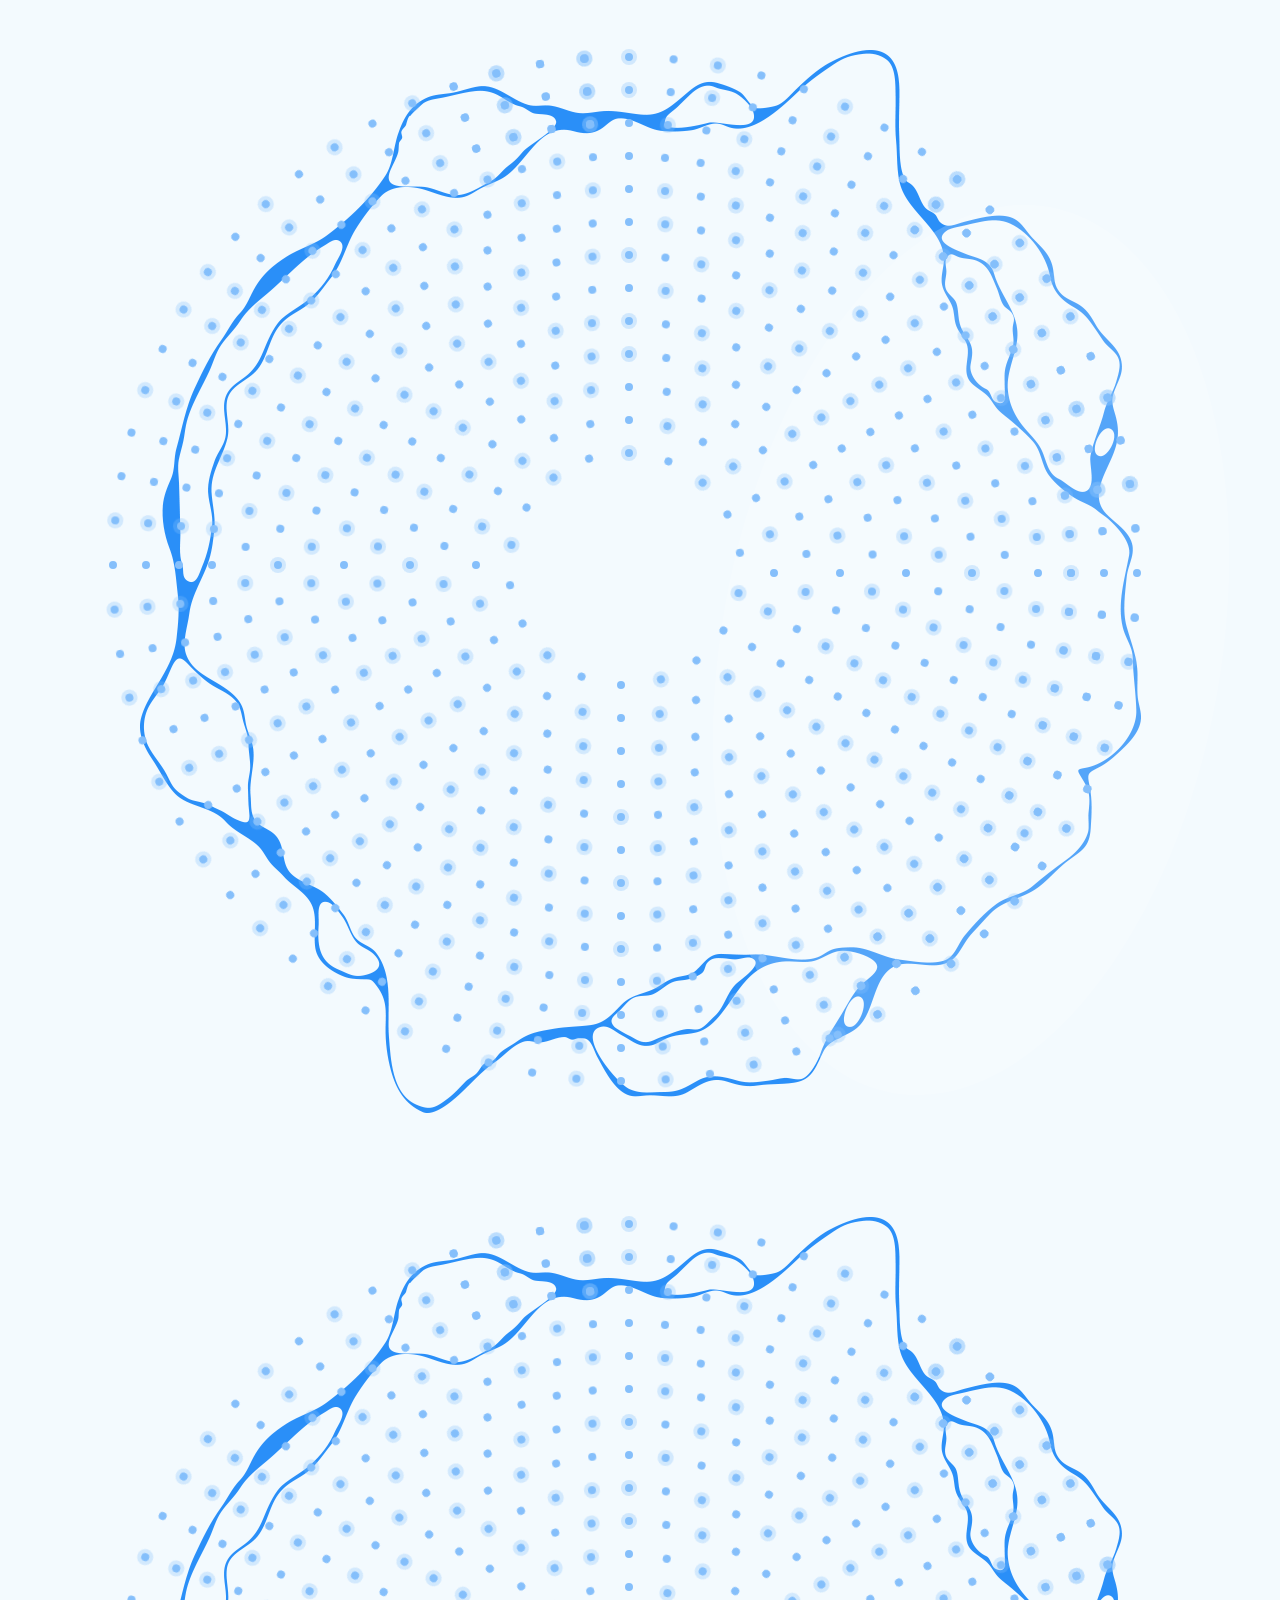
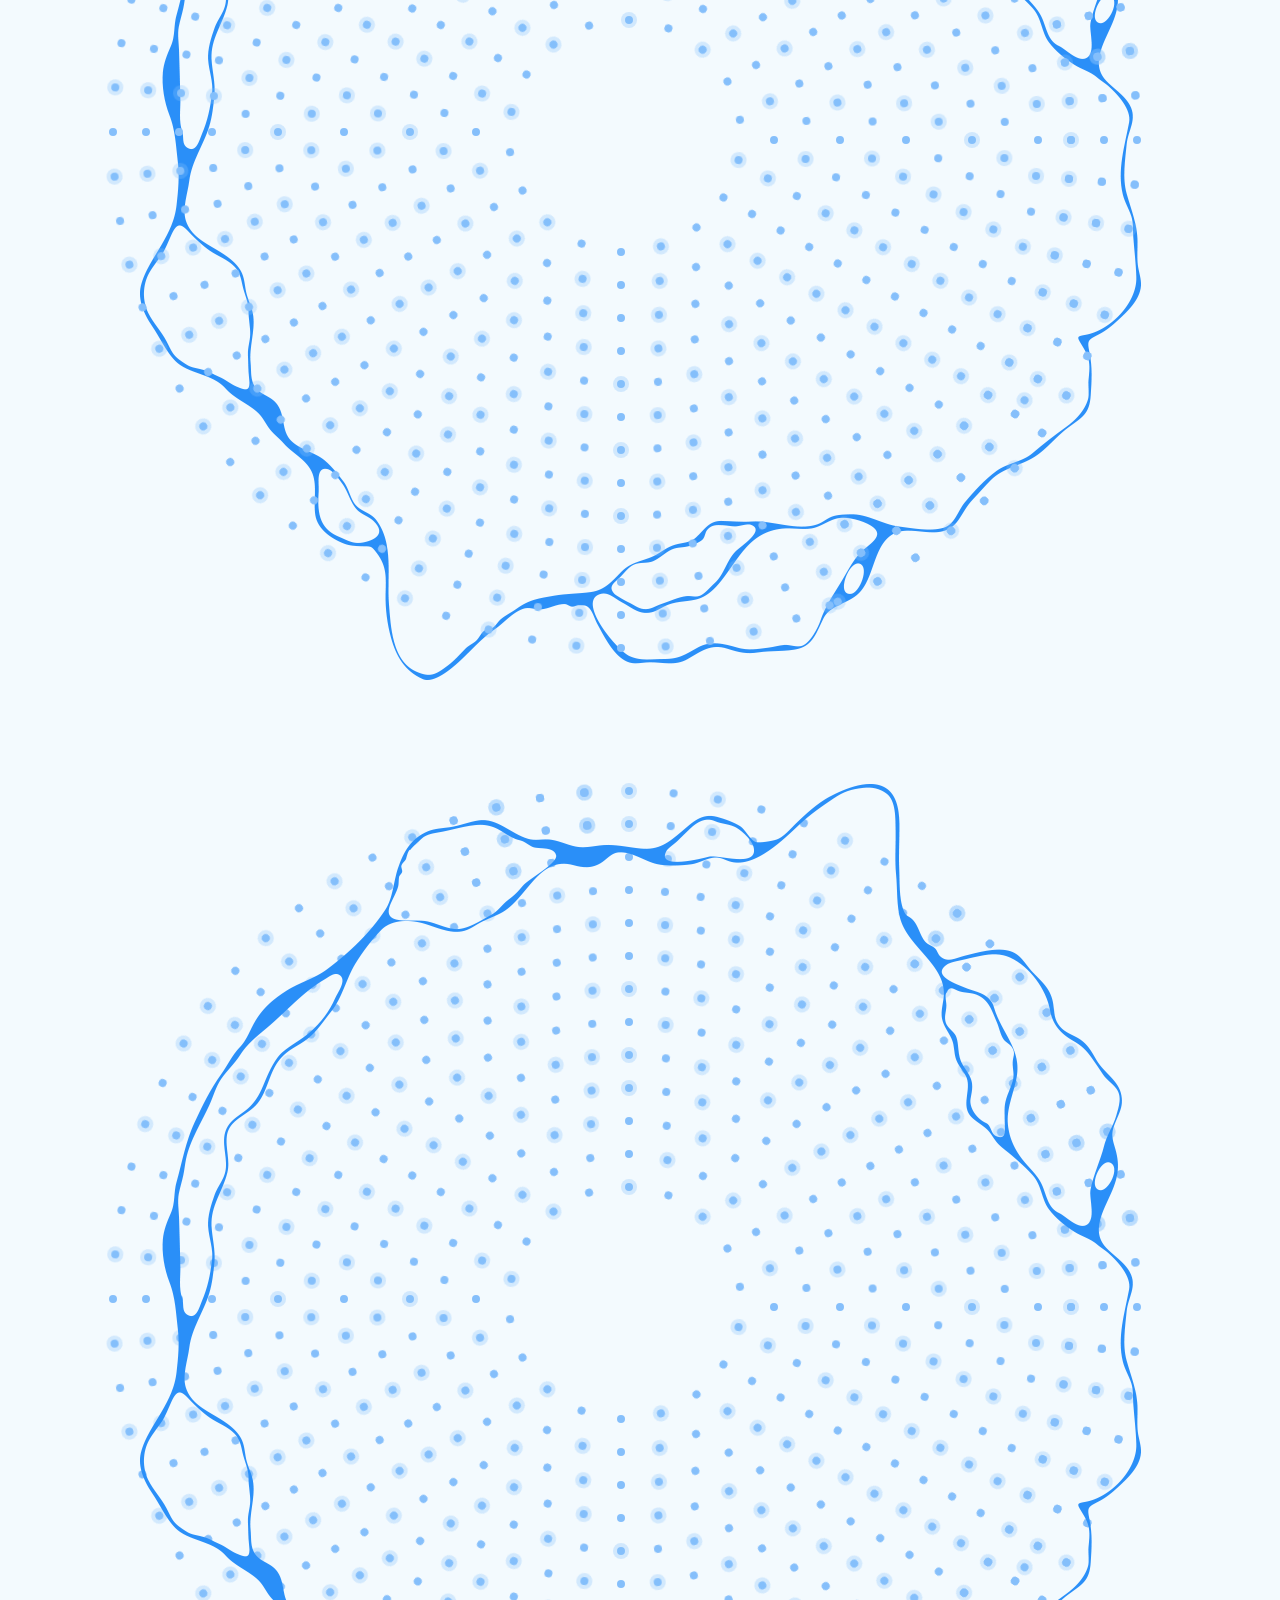
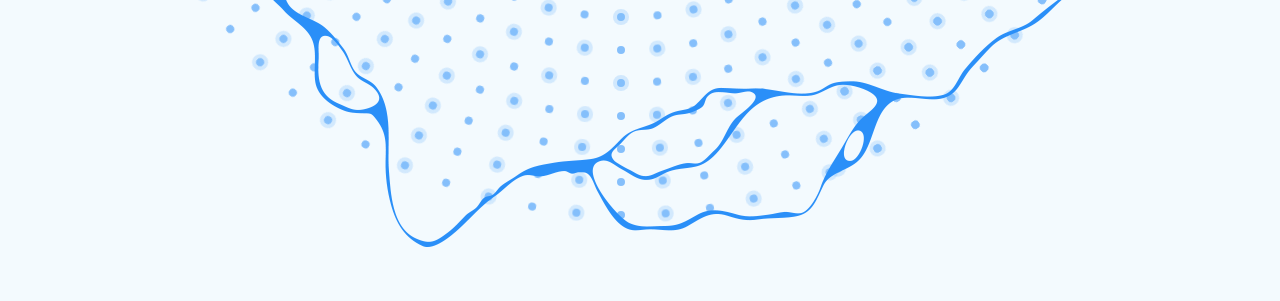
<file: bio.html>
<!DOCTYPE html>
<html lang="en">
<head>
    <meta charset="UTF-8">
    <meta http-equiv="X-UA-Compatible" content="IE=edge">
    <meta name="viewport" content="width=device-width, initial-scale=1.0">
    <title>Document</title>
    <link rel="stylesheet" href="./bio.css">
    <script src="//code.jquery.com/jquery-3.4.1.min.js"></script>
</head>
<style>
    * {padding:0; margin:0;}
    .example {width:100%; height:100%; display:flex; flex-direction:row; justify-content:space-between; flex-wrap:wrap;}
    .example .exList {width:100%; background-color:#f3fafe; padding:50px 0; display:flex; flex-direction:column; justify-content:center; align-items:center;}
    @keyframes ani01 {
        0% {transform:scale(0.9); opacity:0.9;}
        50% {transform:scale(1); opacity:1;}
    }
    .exList {position:relative;}

    /*  */
    @keyframes fancy-spin {
      0% {
        transform: rotate(0turn) scale(1);
      }
      25% {
        transform: rotate(0.25turn) scale(0.9);
      }
      50% {
        transform: rotate(0.5turn) scale(1);
      }
      75% {
        transform: rotate(0.75turn) scale(0.9);
      }
      100% {
        transform: rotate(1turn) scale(1);
      }
    }
    .exList01 .circle {
      position:relative;
    }
    .exList01 .bioImg {
      position:relative;
    }
    .exList01 .bioImg::after {
      content:'';
      width:500px;
      height:900px;
      position:absolute;
      top:150px;
      right:-80px;
      transform:rotate(10deg);
      background-color:rgba(255,255,255,0.2);
      filter:blur;
      border-radius:50%;
    }
    .exList01 .bioImg img {
      animation: fancy-spin 8s ease-in-out 0.6s infinite both;
    }
    /*  */
    .exList03 .circle {position:relative; }
    .exList03 .bioImg {
      position:relative; z-index:2;
      -webkit-animation:ani01 8s ease-in-out 3s infinite both;
          animation:ani01 8s ease-in-out 3s infinite both;
    }
    @keyframes ani02 {
      100% {
          transform: rotate(360deg);
      }
    }
    .exList04 .bioImg {
      position:relative; z-index:3;
      animation:ani02 50s linear infinite; 
      transform-origin: 50% 50%;
    }
    .frame {
      position: absolute;
      top: 50%;
      left: 50%;
      z-index:2;
      transform:translate(-50%,-50%);
      border-radius: 2px;

      color: #fff;
      -webkit-font-smoothing: antialiased;
      -moz-osx-font-smoothing: grayscale;
    }

    .ring {
      position: absolute;
      width: 120px;
      height: 120px;
      top: 50%;
      left: 50%;
      transform:translate(-50%,-50%);
    }
    .central {
      width : 4px;
      height: 4px;
      position: absolute;
      left: 49.5%;
      top: 49.5%;
      border-radius: 50%;
      animation: pulse 2s infinite;
    }
    .ring .dot .fill {
      position:relative;
      z-index:2;
    }
    .ring-1 .dot-1 .fill::after,
    .ring-1 .dot-3 .fill::after,
    .ring-1 .dot-6 .fill::after,
    .ring-1 .dot-9 .fill::after,
    .ring-1 .dot-12 .fill::after,
    .ring-1 .dot-15 .fill::after,
    .ring-1 .dot-17 .fill::after,
    .ring-2 .dot-2 .fill::after,
    .ring-2 .dot-4 .fill::after,
    .ring-2 .dot-6 .fill::after,
    .ring-2 .dot-8 .fill::after,
    .ring-2 .dot-10 .fill::after,
    .ring-2 .dot-12 .fill::after,
    .ring-2 .dot-14 .fill::after,
    .ring-2 .dot-16 .fill::after,
    .ring-2 .dot-18 .fill::after,
    .ring-2 .dot-20 .fill::after,
    .ring-2 .dot-22 .fill::after,
    .ring-3 .dot-3 .fill::after,
    .ring-3 .dot-6 .fill::after,
    .ring-3 .dot-9 .fill::after,
    .ring-3 .dot-12 .fill::after,
    .ring-3 .dot-15 .fill::after,
    .ring-3 .dot-17 .fill::after,
    .ring-3 .dot-19 .fill::after,
    .ring-3 .dot-21 .fill::after,
    .ring-3 .dot-23 .fill::after,
    .ring-3 .dot-26 .fill::after,
    .ring-3 .dot-29 .fill::after,
    .ring-3 .dot-30 .fill::after,
    .ring-4 .dot-1 .fill::after,
    .ring-4 .dot-3 .fill::after,
    .ring-4 .dot-6 .fill::after,
    .ring-4 .dot-9 .fill::after,
    .ring-4 .dot-12 .fill::after,
    .ring-4 .dot-14 .fill::after,
    .ring-4 .dot-16 .fill::after,
    .ring-4 .dot-18 .fill::after,
    .ring-4 .dot-20 .fill::after,
    .ring-4 .dot-22 .fill::after,
    .ring-4 .dot-24 .fill::after,
    .ring-4 .dot-26 .fill::after,
    .ring-4 .dot-28 .fill::after,
    .ring-4 .dot-30 .fill::after,
    .ring-4 .dot-32 .fill::after,
    .ring-4 .dot-34 .fill::after,
    .ring-4 .dot-36 .fill::after,
    .ring-5 .dot-1 .fill::after,
    .ring-5 .dot-3 .fill::after,
    .ring-5 .dot-5 .fill::after,
    .ring-5 .dot-7 .fill::after,
    .ring-5 .dot-9 .fill::after,
    .ring-5 .dot-12 .fill::after,
    .ring-5 .dot-14 .fill::after,
    .ring-5 .dot-16 .fill::after,
    .ring-5 .dot-18 .fill::after,
    .ring-5 .dot-20 .fill::after,
    .ring-5 .dot-22 .fill::after,
    .ring-5 .dot-24 .fill::after,
    .ring-5 .dot-26 .fill::after,
    .ring-5 .dot-28 .fill::after,
    .ring-5 .dot-30 .fill::after,
    .ring-5 .dot-32 .fill::after,
    .ring-5 .dot-33 .fill::after,
    .ring-5 .dot-35 .fill::after,
    .ring-5 .dot-37 .fill::after,
    .ring-5 .dot-39 .fill::after,
    .ring-5 .dot-41 .fill::after,
    .ring-5 .dot-42 .fill::after,
    .ring-6 .dot-2 .fill::after,
    .ring-6 .dot-4 .fill::after,
    .ring-6 .dot-6 .fill::after,
    .ring-6 .dot-8 .fill::after,
    .ring-6 .dot-10 .fill::after,
    .ring-6 .dot-12 .fill::after,
    .ring-6 .dot-14 .fill::after,
    .ring-6 .dot-16 .fill::after,
    .ring-6 .dot-18 .fill::after,
    .ring-6 .dot-20 .fill::after,
    .ring-6 .dot-22 .fill::after,
    .ring-6 .dot-24 .fill::after,
    .ring-6 .dot-26 .fill::after,
    .ring-6 .dot-28 .fill::after,
    .ring-6 .dot-30 .fill::after,
    .ring-6 .dot-32 .fill::after,
    .ring-6 .dot-34 .fill::after,
    .ring-6 .dot-36 .fill::after, 
    .ring-6 .dot-38 .fill::after,
    .ring-6 .dot-40 .fill::after,
    .ring-6 .dot-42 .fill::after,
    .ring-6 .dot-44 .fill::after,
    .ring-6 .dot-46 .fill::after,
    .ring-7 .dot-1 .fill::after,
    .ring-7 .dot-3 .fill::after,
    .ring-7 .dot-5 .fill::after,
    .ring-7 .dot-7 .fill::after,
    .ring-7 .dot-9 .fill::after,
    .ring-7 .dot-12 .fill::after,
    .ring-7 .dot-14 .fill::after,
    .ring-7 .dot-16 .fill::after,
    .ring-7 .dot-18 .fill::after,
    .ring-7 .dot-20 .fill::after,
    .ring-7 .dot-22 .fill::after,
    .ring-7 .dot-24 .fill::after,
    .ring-7 .dot-26 .fill::after,
    .ring-7 .dot-28 .fill::after,
    .ring-7 .dot-30 .fill::after,
    .ring-7 .dot-32 .fill::after,
    .ring-7 .dot-33 .fill::after,
    .ring-7 .dot-35 .fill::after,
    .ring-7 .dot-37 .fill::after,
    .ring-7 .dot-39 .fill::after,
    .ring-7 .dot-41 .fill::after,
    .ring-7 .dot-42 .fill::after,
    .ring-7 .dot-44 .fill::after,
    .ring-7 .dot-46 .fill::after,
    .ring-7 .dot-48 .fill::after,
    .ring-7 .dot-50 .fill::after,
    .ring-7 .dot-52 .fill::after,
    .ring-7 .dot-54 .fill::after,
    .ring-7 .dot-56 .fill::after,
    .ring-8 .dot-2 .fill::after,
    .ring-8 .dot-4 .fill::after,
    .ring-8 .dot-6 .fill::after,
    .ring-8 .dot-8 .fill::after,
    .ring-8 .dot-10 .fill::after,
    .ring-8 .dot-12 .fill::after,
    .ring-8 .dot-14 .fill::after,
    .ring-8 .dot-16 .fill::after,
    .ring-8 .dot-18 .fill::after,
    .ring-8 .dot-20 .fill::after,
    .ring-8 .dot-22 .fill::after,
    .ring-8 .dot-24 .fill::after,
    .ring-8 .dot-26 .fill::after,
    .ring-8 .dot-28 .fill::after,
    .ring-8 .dot-30 .fill::after,
    .ring-8 .dot-32 .fill::after,
    .ring-8 .dot-34 .fill::after,
    .ring-8 .dot-36 .fill::after, 
    .ring-8 .dot-38 .fill::after,
    .ring-8 .dot-40 .fill::after,
    .ring-8 .dot-42 .fill::after,
    .ring-8 .dot-44 .fill::after,
    .ring-8 .dot-46 .fill::after,    
    .ring-8 .dot-48 .fill::after,    
    .ring-8 .dot-50 .fill::after,    
    .ring-8 .dot-52 .fill::after,
    .ring-8 .dot-54 .fill::after,
    .ring-8 .dot-56 .fill::after,
    .ring-9 .dot-2 .fill::after,
    .ring-9 .dot-4 .fill::after,
    .ring-9 .dot-6 .fill::after,
    .ring-9 .dot-8 .fill::after,
    .ring-9 .dot-10 .fill::after,
    .ring-9 .dot-12 .fill::after,
    .ring-9 .dot-14 .fill::after,
    .ring-9 .dot-16 .fill::after,
    .ring-9 .dot-18 .fill::after,
    .ring-9 .dot-20 .fill::after,
    .ring-9 .dot-22 .fill::after,
    .ring-9 .dot-24 .fill::after,
    .ring-9 .dot-26 .fill::after,
    .ring-9 .dot-28 .fill::after,
    .ring-9 .dot-30 .fill::after,
    .ring-9 .dot-32 .fill::after,
    .ring-9 .dot-34 .fill::after,
    .ring-9 .dot-36 .fill::after, 
    .ring-9 .dot-38 .fill::after,
    .ring-9 .dot-40 .fill::after,
    .ring-9 .dot-42 .fill::after,
    .ring-9 .dot-44 .fill::after,
    .ring-9 .dot-46 .fill::after,    
    .ring-9 .dot-48 .fill::after,
    .ring-9 .dot-50 .fill::after,
    .ring-9 .dot-52 .fill::after,
    .ring-9 .dot-54 .fill::after,
    .ring-9 .dot-56 .fill::after,
    .ring-9 .dot-58 .fill::after,
    .ring-9 .dot-60 .fill::after,
    .ring-9 .dot-62 .fill::after,
    .ring-9 .dot-64 .fill::after,
    .ring-9 .dot-66 .fill::after,
    .ring-10 .dot-4 .fill::after,
    .ring-10 .dot-6 .fill::after,
    .ring-10 .dot-8 .fill::after,
    .ring-10 .dot-10 .fill::after,
    .ring-10 .dot-12 .fill::after,
    .ring-10 .dot-14 .fill::after,
    .ring-10 .dot-16 .fill::after,
    .ring-10 .dot-18 .fill::after,
    .ring-10 .dot-20 .fill::after,
    .ring-10 .dot-22 .fill::after,
    .ring-10 .dot-24 .fill::after,
    .ring-10 .dot-26 .fill::after,
    .ring-10 .dot-28 .fill::after,
    .ring-10 .dot-30 .fill::after,
    .ring-10 .dot-32 .fill::after,
    .ring-10 .dot-34 .fill::after,
    .ring-10 .dot-36 .fill::after, 
    .ring-10 .dot-38 .fill::after,
    .ring-10 .dot-40 .fill::after,
    .ring-10 .dot-42 .fill::after,
    .ring-10 .dot-44 .fill::after,
    .ring-10 .dot-46 .fill::after,
    .ring-10 .dot-48 .fill::after,
    .ring-10 .dot-50 .fill::after,
    .ring-10 .dot-52 .fill::after,
    .ring-10 .dot-56 .fill::after,
    .ring-10 .dot-58 .fill::after,
    .ring-10 .dot-60 .fill::after,
    .ring-10 .dot-62 .fill::after,
    .ring-10 .dot-63 .fill::after,
    .ring-10 .dot-65 .fill::after,
    .ring-10 .dot-67 .fill::after,
    .ring-10 .dot-69 .fill::after,
    .ring-10 .dot-71 .fill::after,
    .ring-11 .dot-2 .fill::after,
    .ring-11 .dot-4 .fill::after,
    .ring-11 .dot-6 .fill::after,
    .ring-11 .dot-8 .fill::after,
    .ring-11 .dot-10 .fill::after,
    .ring-11 .dot-12 .fill::after,
    .ring-11 .dot-14 .fill::after,
    .ring-11 .dot-16 .fill::after,
    .ring-11 .dot-18 .fill::after,
    .ring-11 .dot-20 .fill::after,
    .ring-11 .dot-22 .fill::after,
    .ring-11 .dot-24 .fill::after,
    .ring-11 .dot-26 .fill::after,
    .ring-11 .dot-28 .fill::after,
    .ring-11 .dot-30 .fill::after,
    .ring-11 .dot-32 .fill::after,
    .ring-11 .dot-34 .fill::after,
    .ring-11 .dot-36 .fill::after, 
    .ring-11 .dot-38 .fill::after,
    .ring-11 .dot-40 .fill::after,
    .ring-11 .dot-42 .fill::after,
    .ring-11 .dot-44 .fill::after,
    .ring-11 .dot-46 .fill::after,    
    .ring-11 .dot-48 .fill::after,
    .ring-11 .dot-50 .fill::after,
    .ring-11 .dot-52 .fill::after,
    .ring-11 .dot-54 .fill::after,
    .ring-11 .dot-56 .fill::after,     
    .ring-11 .dot-59 .fill::after,
    .ring-11 .dot-61 .fill::after,
    .ring-11 .dot-62 .fill::after,
    .ring-11 .dot-64 .fill::after,
    .ring-11 .dot-66 .fill::after,
    .ring-11 .dot-68 .fill::after,
    .ring-11 .dot-70 .fill::after,
    .ring-11 .dot-72 .fill::after,
    .ring-11 .dot-74 .fill::after,
    .ring-11 .dot-76 .fill::after,
    .ring-11 .dot-78 .fill::after,
    .ring-11 .dot-80 .fill::after,
    .ring-11 .dot-82 .fill::after,
    .ring-11 .dot-84 .fill::after,
    .ring-11 .dot-86 .fill::after,
    .ring-11 .dot-88 .fill::after,
    .ring-11 .dot-90 .fill::after,
    .ring-11 .dot-92 .fill::after,
    .ring-11 .dot-94 .fill::after,
    .ring-11 .dot-96 .fill::after,
    .ring-11 .dot-98 .fill::after,
    .ring-11 .dot-100 .fill::after,
    .ring-12 .dot-1 .fill::after,
    .ring-12 .dot-3 .fill::after,
    .ring-12 .dot-6 .fill::after,
    .ring-12 .dot-9 .fill::after,
    .ring-12 .dot-12 .fill::after,
    .ring-12 .dot-15 .fill::after,
    .ring-12 .dot-17 .fill::after,
    .ring-12 .dot-32 .fill::after,
    .ring-12 .dot-34 .fill::after,
    .ring-12 .dot-36 .fill::after, 
    .ring-12 .dot-38 .fill::after,
    .ring-12 .dot-40 .fill::after,
    .ring-12 .dot-42 .fill::after,
    .ring-12 .dot-44 .fill::after,
    .ring-12 .dot-46 .fill::after,    
    .ring-12 .dot-48 .fill::after,
    .ring-12 .dot-50 .fill::after,
    .ring-12 .dot-52 .fill::after,
    .ring-12 .dot-54 .fill::after,
    .ring-12 .dot-56 .fill::after,     
    .ring-12 .dot-59 .fill::after,
    .ring-12 .dot-61 .fill::after,
    .ring-12 .dot-62 .fill::after,
    .ring-12 .dot-64 .fill::after,
    .ring-12 .dot-66 .fill::after,
    .ring-12 .dot-68 .fill::after,
    .ring-12 .dot-70 .fill::after,
    .ring-12 .dot-72 .fill::after,
    .ring-12 .dot-74 .fill::after,
    .ring-12 .dot-76 .fill::after,
    .ring-12 .dot-78 .fill::after,
    .ring-12 .dot-80 .fill::after,
    .ring-12 .dot-82 .fill::after,
    .ring-12 .dot-84 .fill::after,
    .ring-12 .dot-86 .fill::after,
    .ring-12 .dot-88 .fill::after,
    .ring-12 .dot-90 .fill::after,
    .ring-12 .dot-92 .fill::after,
    .ring-12 .dot-94 .fill::after,
    .ring-12 .dot-96 .fill::after,
    .ring-12 .dot-98 .fill::after,
    .ring-12 .dot-100 .fill::after,
    .ring-13 .dot-1 .fill::after,
    .ring-13 .dot-3 .fill::after,
    .ring-13 .dot-6 .fill::after,
    .ring-13 .dot-9 .fill::after,
    .ring-13 .dot-12 .fill::after,
    .ring-13 .dot-15 .fill::after,
    .ring-13 .dot-17 .fill::after,
    .ring-13 .dot-32 .fill::after,
    .ring-13 .dot-34 .fill::after,
    .ring-13 .dot-36 .fill::after, 
    .ring-13 .dot-38 .fill::after,
    .ring-13 .dot-40 .fill::after,
    .ring-13 .dot-42 .fill::after,
    .ring-13 .dot-44 .fill::after,
    .ring-13 .dot-46 .fill::after,    
    .ring-13 .dot-48 .fill::after,
    .ring-13 .dot-50 .fill::after,
    .ring-13 .dot-52 .fill::after,
    .ring-13 .dot-54 .fill::after,
    .ring-13 .dot-56 .fill::after,     
    .ring-13 .dot-59 .fill::after,
    .ring-13 .dot-61 .fill::after,
    .ring-13 .dot-62 .fill::after,
    .ring-13 .dot-64 .fill::after,
    .ring-13 .dot-66 .fill::after,
    .ring-13 .dot-68 .fill::after,
    .ring-13 .dot-70 .fill::after,
    .ring-13 .dot-72 .fill::after,
    .ring-13 .dot-74 .fill::after,
    .ring-13 .dot-76 .fill::after,
    .ring-13 .dot-78 .fill::after,
    .ring-13 .dot-80 .fill::after,
    .ring-13 .dot-82 .fill::after,
    .ring-13 .dot-84 .fill::after,
    .ring-13 .dot-86 .fill::after,
    .ring-13 .dot-88 .fill::after,
    .ring-13 .dot-90 .fill::after,
    .ring-13 .dot-92 .fill::after,
    .ring-13 .dot-94 .fill::after,
    .ring-13 .dot-96 .fill::after,
    .ring-13 .dot-98 .fill::after,
    .ring-13 .dot-100 .fill::after          
    {
      content:'';
      width:16px;
      height:16px;
      background-color:rgba(133,191,251,0.3);
      border-radius:50%;
      position:absolute;
      top:50%; left:50%; margin-top:-8px; margin-left:-8px;
      z-index:-2;
      animation:curcular 2s ease-in-out infinite both;
    }    
</style>
<body>
    <div class="example">
      <div class="exList exList01">
        <div class="circle">
            <figure class="bioImg"><img src="./line01.png" ></figure>
            <div class="frame">
                <div class="central"></div>
              <div class="ring ring-1">
                <div class="dot dot-1">
                  <div class="fill"></div>
                </div>
                <div class="dot dot-2">
                  <div class="fill"></div>
                </div>
                <div class="dot dot-3">
                  <div class="fill"></div>
                </div>
                <div class="dot dot-4">
                  <div class="fill"></div>
                </div>
                <div class="dot dot-5">
                  <div class="fill"></div>
                </div>
                <div class="dot dot-6">
                  <div class="fill"></div>
                </div>
                <div class="dot dot-7">
                  <div class="fill"></div>
                </div>
                <div class="dot dot-8">
                  <div class="fill"></div>
                </div>
                <div class="dot dot-9">
                  <div class="fill"></div>
                </div>
                <div class="dot dot-10">
                  <div class="fill"></div>
                </div>
                <div class="dot dot-11">
                  <div class="fill"></div>
                </div>
                <div class="dot dot-12">
                  <div class="fill"></div>
                </div>
                <div class="dot dot-13">
                  <div class="fill"></div>
                </div>
                <div class="dot dot-14">
                  <div class="fill"></div>
                </div>
                <div class="dot dot-15">
                  <div class="fill"></div>
                </div>
                <div class="dot dot-16">
                  <div class="fill"></div>
                </div>
                <div class="dot dot-17">
                  <div class="fill"></div>
                </div>
                <div class="dot dot-18">
                  <div class="fill"></div>
                </div>
              </div>
              <div class="ring ring-2">
                <div class="dot dot-1">
                  <div class="fill"></div>
                </div>
                <div class="dot dot-2">
                  <div class="fill"></div>
                </div>
                <div class="dot dot-3">
                  <div class="fill"></div>
                </div>
                <div class="dot dot-4">
                  <div class="fill"></div>
                </div>
                <div class="dot dot-5">
                  <div class="fill"></div>
                </div>
                <div class="dot dot-6">
                  <div class="fill"></div>
                </div>
                <div class="dot dot-7">
                  <div class="fill"></div>
                </div>
                <div class="dot dot-8">
                  <div class="fill"></div>
                </div>
                <div class="dot dot-9">
                  <div class="fill"></div>
                </div>
                <div class="dot dot-10">
                  <div class="fill"></div>
                </div>
                <div class="dot dot-11">
                  <div class="fill"></div>
                </div>
                <div class="dot dot-12">
                  <div class="fill"></div>
                </div>
                <div class="dot dot-13">
                  <div class="fill"></div>
                </div>
                <div class="dot dot-14">
                  <div class="fill"></div>
                </div>
                <div class="dot dot-15">
                  <div class="fill"></div>
                </div>
                <div class="dot dot-16">
                  <div class="fill"></div>
                </div>
                <div class="dot dot-17">
                  <div class="fill"></div>
                </div>
                <div class="dot dot-18">
                  <div class="fill"></div>
                </div>
                <div class="dot dot-19">
                  <div class="fill"></div>
                </div>
                <div class="dot dot-20">
                  <div class="fill"></div>
                </div>
                <div class="dot dot-21">
                  <div class="fill"></div>
                </div>
                <div class="dot dot-22">
                  <div class="fill"></div>
                </div>
                <div class="dot dot-23">
                  <div class="fill"></div>
                </div>
                <div class="dot dot-24">
                  <div class="fill"></div>
                </div>
              </div>
              <div class="ring ring-3">
                <div class="dot dot-1">
                  <div class="fill"></div>
                </div>
                <div class="dot dot-2">
                  <div class="fill"></div>
                </div>
                <div class="dot dot-3">
                  <div class="fill"></div>
                </div>
                <div class="dot dot-4">
                  <div class="fill"></div>
                </div>
                <div class="dot dot-5">
                  <div class="fill"></div>
                </div>
                <div class="dot dot-6">
                  <div class="fill"></div>
                </div>
                <div class="dot dot-7">
                  <div class="fill"></div>
                </div>
                <div class="dot dot-8">
                  <div class="fill"></div>
                </div>
                <div class="dot dot-9">
                  <div class="fill"></div>
                </div>
                <div class="dot dot-10">
                  <div class="fill"></div>
                </div>
                <div class="dot dot-11">
                  <div class="fill"></div>
                </div>
                <div class="dot dot-12">
                  <div class="fill"></div>
                </div>
                <div class="dot dot-13">
                  <div class="fill"></div>
                </div>
                <div class="dot dot-14">
                  <div class="fill"></div>
                </div>
                <div class="dot dot-15">
                  <div class="fill"></div>
                </div>
                <div class="dot dot-16">
                  <div class="fill"></div>
                </div>
                <div class="dot dot-17">
                  <div class="fill"></div>
                </div>
                <div class="dot dot-18">
                  <div class="fill"></div>
                </div>
                <div class="dot dot-19">
                  <div class="fill"></div>
                </div>
                <div class="dot dot-20">
                  <div class="fill"></div>
                </div>
                <div class="dot dot-21">
                  <div class="fill"></div>
                </div>
                <div class="dot dot-22">
                  <div class="fill"></div>
                </div>
                <div class="dot dot-23">
                  <div class="fill"></div>
                </div>
                <div class="dot dot-24">
                  <div class="fill"></div>
                </div>
                <div class="dot dot-25">
                  <div class="fill"></div>
                </div>
                <div class="dot dot-26">
                  <div class="fill"></div>
                </div>
                <div class="dot dot-27">
                  <div class="fill"></div>
                </div>
                <div class="dot dot-28">
                  <div class="fill"></div>
                </div>
                <div class="dot dot-29">
                  <div class="fill"></div>
                </div>
                <div class="dot dot-30">
                  <div class="fill"></div>
                </div>
              </div>
              <div class="ring ring-4">
                <div class="dot dot-1">
                  <div class="fill"></div>
                </div>
                <div class="dot dot-2">
                  <div class="fill"></div>
                </div>
                <div class="dot dot-3">
                  <div class="fill"></div>
                </div>
                <div class="dot dot-4">
                  <div class="fill"></div>
                </div>
                <div class="dot dot-5">
                  <div class="fill"></div>
                </div>
                <div class="dot dot-6">
                  <div class="fill"></div>
                </div>
                <div class="dot dot-7">
                  <div class="fill"></div>
                </div>
                <div class="dot dot-8">
                  <div class="fill"></div>
                </div>
                <div class="dot dot-9">
                  <div class="fill"></div>
                </div>
                <div class="dot dot-10">
                  <div class="fill"></div>
                </div>
                <div class="dot dot-11">
                  <div class="fill"></div>
                </div>
                <div class="dot dot-12">
                  <div class="fill"></div>
                </div>
                <div class="dot dot-13">
                  <div class="fill"></div>
                </div>
                <div class="dot dot-14">
                  <div class="fill"></div>
                </div>
                <div class="dot dot-15">
                  <div class="fill"></div>
                </div>
                <div class="dot dot-16">
                  <div class="fill"></div>
                </div>
                <div class="dot dot-17">
                  <div class="fill"></div>
                </div>
                <div class="dot dot-18">
                  <div class="fill"></div>
                </div>
                <div class="dot dot-19">
                  <div class="fill"></div>
                </div>
                <div class="dot dot-20">
                  <div class="fill"></div>
                </div>
                <div class="dot dot-21">
                  <div class="fill"></div>
                </div>
                <div class="dot dot-22">
                  <div class="fill"></div>
                </div>
                <div class="dot dot-23">
                  <div class="fill"></div>
                </div>
                <div class="dot dot-24">
                  <div class="fill"></div>
                </div>
                <div class="dot dot-25">
                  <div class="fill"></div>
                </div>
                <div class="dot dot-26">
                  <div class="fill"></div>
                </div>
                <div class="dot dot-27">
                  <div class="fill"></div>
                </div>
                <div class="dot dot-28">
                  <div class="fill"></div>
                </div>
                <div class="dot dot-29">
                  <div class="fill"></div>
                </div>
                <div class="dot dot-30">
                  <div class="fill"></div>
                </div>
                <div class="dot dot-31">
                  <div class="fill"></div>
                </div>
                <div class="dot dot-32">
                  <div class="fill"></div>
                </div>
                <div class="dot dot-33">
                  <div class="fill"></div>
                </div>
                <div class="dot dot-34">
                  <div class="fill"></div>
                </div>
                <div class="dot dot-35">
                  <div class="fill"></div>
                </div>
                <div class="dot dot-36">
                  <div class="fill"></div>
                </div>
              </div>
              <div class="ring ring-5">
                <div class="dot dot-1">
                  <div class="fill"></div>
                </div>
                <div class="dot dot-2">
                  <div class="fill"></div>
                </div>
                <div class="dot dot-3">
                  <div class="fill"></div>
                </div>
                <div class="dot dot-4">
                  <div class="fill"></div>
                </div>
                <div class="dot dot-5">
                  <div class="fill"></div>
                </div>
                <div class="dot dot-6">
                  <div class="fill"></div>
                </div>
                <div class="dot dot-7">
                  <div class="fill"></div>
                </div>
                <div class="dot dot-8">
                  <div class="fill"></div>
                </div>
                <div class="dot dot-9">
                  <div class="fill"></div>
                </div>
                <div class="dot dot-10">
                  <div class="fill"></div>
                </div>
                <div class="dot dot-11">
                  <div class="fill"></div>
                </div>
                <div class="dot dot-12">
                  <div class="fill"></div>
                </div>
                <div class="dot dot-13">
                  <div class="fill"></div>
                </div>
                <div class="dot dot-14">
                  <div class="fill"></div>
                </div>
                <div class="dot dot-15">
                  <div class="fill"></div>
                </div>
                <div class="dot dot-16">
                  <div class="fill"></div>
                </div>
                <div class="dot dot-17">
                  <div class="fill"></div>
                </div>
                <div class="dot dot-18">
                  <div class="fill"></div>
                </div>
                <div class="dot dot-19">
                  <div class="fill"></div>
                </div>
                <div class="dot dot-20">
                  <div class="fill"></div>
                </div>
                <div class="dot dot-21">
                  <div class="fill"></div>
                </div>
                <div class="dot dot-22">
                  <div class="fill"></div>
                </div>
                <div class="dot dot-23">
                  <div class="fill"></div>
                </div>
                <div class="dot dot-24">
                  <div class="fill"></div>
                </div>
                <div class="dot dot-25">
                  <div class="fill"></div>
                </div>
                <div class="dot dot-26">
                  <div class="fill"></div>
                </div>
                <div class="dot dot-27">
                  <div class="fill"></div>
                </div>
                <div class="dot dot-28">
                  <div class="fill"></div>
                </div>
                <div class="dot dot-29">
                  <div class="fill"></div>
                </div>
                <div class="dot dot-30">
                  <div class="fill"></div>
                </div>
                <div class="dot dot-31">
                  <div class="fill"></div>
                </div>
                <div class="dot dot-32">
                  <div class="fill"></div>
                </div>
                <div class="dot dot-33">
                  <div class="fill"></div>
                </div>
                <div class="dot dot-34">
                  <div class="fill"></div>
                </div>
                <div class="dot dot-35">
                  <div class="fill"></div>
                </div>
                <div class="dot dot-36">
                  <div class="fill"></div>
                </div>
                <div class="dot dot-37">
                  <div class="fill"></div>
                </div>
                <div class="dot dot-38">
                  <div class="fill"></div>
                </div>
                <div class="dot dot-39">
                  <div class="fill"></div>
                </div>
                <div class="dot dot-40">
                  <div class="fill"></div>
                </div>
                <div class="dot dot-41">
                  <div class="fill"></div>
                </div>
                <div class="dot dot-42">
                  <div class="fill"></div>
                </div>
              </div>
              <div class="ring ring-6">
                <div class="dot dot-1">
                  <div class="fill"></div>
                </div>
                <div class="dot dot-2">
                  <div class="fill"></div>
                </div>
                <div class="dot dot-3">
                  <div class="fill"></div>
                </div>
                <div class="dot dot-4">
                  <div class="fill"></div>
                </div>
                <div class="dot dot-5">
                  <div class="fill"></div>
                </div>
                <div class="dot dot-6">
                  <div class="fill"></div>
                </div>
                <div class="dot dot-7">
                  <div class="fill"></div>
                </div>
                <div class="dot dot-8">
                  <div class="fill"></div>
                </div>
                <div class="dot dot-9">
                  <div class="fill"></div>
                </div>
                <div class="dot dot-10">
                  <div class="fill"></div>
                </div>
                <div class="dot dot-11">
                  <div class="fill"></div>
                </div>
                <div class="dot dot-12">
                  <div class="fill"></div>
                </div>
                <div class="dot dot-13">
                  <div class="fill"></div>
                </div>
                <div class="dot dot-14">
                  <div class="fill"></div>
                </div>
                <div class="dot dot-15">
                  <div class="fill"></div>
                </div>
                <div class="dot dot-16">
                  <div class="fill"></div>
                </div>
                <div class="dot dot-17">
                  <div class="fill"></div>
                </div>
                <div class="dot dot-18">
                  <div class="fill"></div>
                </div>
                <div class="dot dot-19">
                  <div class="fill"></div>
                </div>
                <div class="dot dot-20">
                  <div class="fill"></div>
                </div>
                <div class="dot dot-21">
                  <div class="fill"></div>
                </div>
                <div class="dot dot-22">
                  <div class="fill"></div>
                </div>
                <div class="dot dot-23">
                  <div class="fill"></div>
                </div>
                <div class="dot dot-24">
                  <div class="fill"></div>
                </div>
                <div class="dot dot-25">
                  <div class="fill"></div>
                </div>
                <div class="dot dot-26">
                  <div class="fill"></div>
                </div>
                <div class="dot dot-27">
                  <div class="fill"></div>
                </div>
                <div class="dot dot-28">
                  <div class="fill"></div>
                </div>
                <div class="dot dot-29">
                  <div class="fill"></div>
                </div>
                <div class="dot dot-30">
                  <div class="fill"></div>
                </div>
                <div class="dot dot-31">
                  <div class="fill"></div>
                </div>
                <div class="dot dot-32">
                  <div class="fill"></div>
                </div>
                <div class="dot dot-33">
                  <div class="fill"></div>
                </div>
                <div class="dot dot-34">
                  <div class="fill"></div>
                </div>
                <div class="dot dot-35">
                  <div class="fill"></div>
                </div>
                <div class="dot dot-36">
                  <div class="fill"></div>
                </div>
                <div class="dot dot-37">
                  <div class="fill"></div>
                </div>
                <div class="dot dot-38">
                  <div class="fill"></div>
                </div>
                <div class="dot dot-39">
                  <div class="fill"></div>
                </div>
                <div class="dot dot-40">
                  <div class="fill"></div>
                </div>
                <div class="dot dot-41">
                  <div class="fill"></div>
                </div>
                <div class="dot dot-42">
                  <div class="fill"></div>
                </div>
                <div class="dot dot-43">
                  <div class="fill"></div>
                </div>
                <div class="dot dot-44">
                  <div class="fill"></div>
                </div>
                <div class="dot dot-45">
                  <div class="fill"></div>
                </div>
                <div class="dot dot-46">
                  <div class="fill"></div>
                </div>
                <div class="dot dot-47">
                  <div class="fill"></div>
                </div>
                <div class="dot dot-48">
                  <div class="fill"></div>
                </div>
              </div>
              <div class="ring ring-7">
                <div class="dot dot-1">
                  <div class="fill"></div>
                </div>
                <div class="dot dot-2">
                  <div class="fill"></div>
                </div>
                <div class="dot dot-3">
                  <div class="fill"></div>
                </div>
                <div class="dot dot-4">
                  <div class="fill"></div>
                </div>
                <div class="dot dot-5">
                  <div class="fill"></div>
                </div>
                <div class="dot dot-6">
                  <div class="fill"></div>
                </div>
                <div class="dot dot-7">
                  <div class="fill"></div>
                </div>
                <div class="dot dot-8">
                  <div class="fill"></div>
                </div>
                <div class="dot dot-9">
                  <div class="fill"></div>
                </div>
                <div class="dot dot-10">
                  <div class="fill"></div>
                </div>
                <div class="dot dot-11">
                  <div class="fill"></div>
                </div>
                <div class="dot dot-12">
                  <div class="fill"></div>
                </div>
                <div class="dot dot-13">
                  <div class="fill"></div>
                </div>
                <div class="dot dot-14">
                  <div class="fill"></div>
                </div>
                <div class="dot dot-15">
                  <div class="fill"></div>
                </div>
                <div class="dot dot-16">
                  <div class="fill"></div>
                </div>
                <div class="dot dot-17">
                  <div class="fill"></div>
                </div>
                <div class="dot dot-18">
                  <div class="fill"></div>
                </div>
                <div class="dot dot-19">
                  <div class="fill"></div>
                </div>
                <div class="dot dot-20">
                  <div class="fill"></div>
                </div>
                <div class="dot dot-21">
                  <div class="fill"></div>
                </div>
                <div class="dot dot-22">
                  <div class="fill"></div>
                </div>
                <div class="dot dot-23">
                  <div class="fill"></div>
                </div>
                <div class="dot dot-24">
                  <div class="fill"></div>
                </div>
                <div class="dot dot-25">
                  <div class="fill"></div>
                </div>
                <div class="dot dot-26">
                  <div class="fill"></div>
                </div>
                <div class="dot dot-27">
                  <div class="fill"></div>
                </div>
                <div class="dot dot-28">
                  <div class="fill"></div>
                </div>
                <div class="dot dot-29">
                  <div class="fill"></div>
                </div>
                <div class="dot dot-30">
                  <div class="fill"></div>
                </div>
                <div class="dot dot-31">
                  <div class="fill"></div>
                </div>
                <div class="dot dot-32">
                  <div class="fill"></div>
                </div>
                <div class="dot dot-33">
                  <div class="fill"></div>
                </div>
                <div class="dot dot-34">
                  <div class="fill"></div>
                </div>
                <div class="dot dot-35">
                  <div class="fill"></div>
                </div>
                <div class="dot dot-36">
                  <div class="fill"></div>
                </div>
                <div class="dot dot-37">
                  <div class="fill"></div>
                </div>
                <div class="dot dot-38">
                  <div class="fill"></div>
                </div>
                <div class="dot dot-39">
                  <div class="fill"></div>
                </div>
                <div class="dot dot-40">
                  <div class="fill"></div>
                </div>
                <div class="dot dot-41">
                  <div class="fill"></div>
                </div>
                <div class="dot dot-42">
                  <div class="fill"></div>
                </div>
                <div class="dot dot-43">
                  <div class="fill"></div>
                </div>
                <div class="dot dot-44">
                  <div class="fill"></div>
                </div>
                <div class="dot dot-45">
                  <div class="fill"></div>
                </div>
                <div class="dot dot-46">
                  <div class="fill"></div>
                </div>
                <div class="dot dot-47">
                  <div class="fill"></div>
                </div>
                <div class="dot dot-48">
                  <div class="fill"></div>
                </div>
                <div class="dot dot-49">
                  <div class="fill"></div>
                </div>
                <div class="dot dot-50">
                  <div class="fill"></div>
                </div>
                <div class="dot dot-51">
                  <div class="fill"></div>
                </div>
                <div class="dot dot-52">
                  <div class="fill"></div>
                </div>
                <div class="dot dot-53">
                  <div class="fill"></div>
                </div>
                <div class="dot dot-54">
                  <div class="fill"></div>
                </div>
              </div>
              <div class="ring ring-8">
                <div class="dot dot-1">
                  <div class="fill"></div>
                </div>
                <div class="dot dot-2">
                  <div class="fill"></div>
                </div>
                <div class="dot dot-3">
                  <div class="fill"></div>
                </div>
                <div class="dot dot-4">
                  <div class="fill"></div>
                </div>
                <div class="dot dot-5">
                  <div class="fill"></div>
                </div>
                <div class="dot dot-6">
                  <div class="fill"></div>
                </div>
                <div class="dot dot-7">
                  <div class="fill"></div>
                </div>
                <div class="dot dot-8">
                  <div class="fill"></div>
                </div>
                <div class="dot dot-9">
                  <div class="fill"></div>
                </div>
                <div class="dot dot-10">
                  <div class="fill"></div>
                </div>
                <div class="dot dot-11">
                  <div class="fill"></div>
                </div>
                <div class="dot dot-12">
                  <div class="fill"></div>
                </div>
                <div class="dot dot-13">
                  <div class="fill"></div>
                </div>
                <div class="dot dot-14">
                  <div class="fill"></div>
                </div>
                <div class="dot dot-15">
                  <div class="fill"></div>
                </div>
                <div class="dot dot-16">
                  <div class="fill"></div>
                </div>
                <div class="dot dot-17">
                  <div class="fill"></div>
                </div>
                <div class="dot dot-18">
                  <div class="fill"></div>
                </div>
                <div class="dot dot-19">
                  <div class="fill"></div>
                </div>
                <div class="dot dot-20">
                  <div class="fill"></div>
                </div>
                <div class="dot dot-21">
                  <div class="fill"></div>
                </div>
                <div class="dot dot-22">
                  <div class="fill"></div>
                </div>
                <div class="dot dot-23">
                  <div class="fill"></div>
                </div>
                <div class="dot dot-24">
                  <div class="fill"></div>
                </div>
                <div class="dot dot-25">
                  <div class="fill"></div>
                </div>
                <div class="dot dot-26">
                  <div class="fill"></div>
                </div>
                <div class="dot dot-27">
                  <div class="fill"></div>
                </div>
                <div class="dot dot-28">
                  <div class="fill"></div>
                </div>
                <div class="dot dot-29">
                  <div class="fill"></div>
                </div>
                <div class="dot dot-30">
                  <div class="fill"></div>
                </div>
                <div class="dot dot-31">
                  <div class="fill"></div>
                </div>
                <div class="dot dot-32">
                  <div class="fill"></div>
                </div>
                <div class="dot dot-33">
                  <div class="fill"></div>
                </div>
                <div class="dot dot-34">
                  <div class="fill"></div>
                </div>
                <div class="dot dot-35">
                  <div class="fill"></div>
                </div>
                <div class="dot dot-36">
                  <div class="fill"></div>
                </div>
                <div class="dot dot-37">
                  <div class="fill"></div>
                </div>
                <div class="dot dot-38">
                  <div class="fill"></div>
                </div>
                <div class="dot dot-39">
                  <div class="fill"></div>
                </div>
                <div class="dot dot-40">
                  <div class="fill"></div>
                </div>
                <div class="dot dot-41">
                  <div class="fill"></div>
                </div>
                <div class="dot dot-42">
                  <div class="fill"></div>
                </div>
                <div class="dot dot-43">
                  <div class="fill"></div>
                </div>
                <div class="dot dot-44">
                  <div class="fill"></div>
                </div>
                <div class="dot dot-45">
                  <div class="fill"></div>
                </div>
                <div class="dot dot-46">
                  <div class="fill"></div>
                </div>
                <div class="dot dot-47">
                  <div class="fill"></div>
                </div>
                <div class="dot dot-48">
                  <div class="fill"></div>
                </div>
                <div class="dot dot-49">
                  <div class="fill"></div>
                </div>
                <div class="dot dot-50">
                  <div class="fill"></div>
                </div>
                <div class="dot dot-51">
                  <div class="fill"></div>
                </div>
                <div class="dot dot-52">
                  <div class="fill"></div>
                </div>
                <div class="dot dot-53">
                  <div class="fill"></div>
                </div>
                <div class="dot dot-54">
                  <div class="fill"></div>
                </div>
                <div class="dot dot-55">
                  <div class="fill"></div>
                </div>
                <div class="dot dot-56">
                  <div class="fill"></div>
                </div>
                <div class="dot dot-57">
                  <div class="fill"></div>
                </div>
                <div class="dot dot-58">
                  <div class="fill"></div>
                </div>
                <div class="dot dot-59">
                  <div class="fill"></div>
                </div>
                <div class="dot dot-60">
                  <div class="fill"></div>
                </div>
              </div>
              <div class="ring ring-9">
                <div class="dot dot-1">
                  <div class="fill"></div>
                </div>
                <div class="dot dot-2">
                  <div class="fill"></div>
                </div>
                <div class="dot dot-3">
                  <div class="fill"></div>
                </div>
                <div class="dot dot-4">
                  <div class="fill"></div>
                </div>
                <div class="dot dot-5">
                  <div class="fill"></div>
                </div>
                <div class="dot dot-6">
                  <div class="fill"></div>
                </div>
                <div class="dot dot-7">
                  <div class="fill"></div>
                </div>
                <div class="dot dot-8">
                  <div class="fill"></div>
                </div>
                <div class="dot dot-9">
                  <div class="fill"></div>
                </div>
                <div class="dot dot-10">
                  <div class="fill"></div>
                </div>
                <div class="dot dot-11">
                  <div class="fill"></div>
                </div>
                <div class="dot dot-12">
                  <div class="fill"></div>
                </div>
                <div class="dot dot-13">
                  <div class="fill"></div>
                </div>
                <div class="dot dot-14">
                  <div class="fill"></div>
                </div>
                <div class="dot dot-15">
                  <div class="fill"></div>
                </div>
                <div class="dot dot-16">
                  <div class="fill"></div>
                </div>
                <div class="dot dot-17">
                  <div class="fill"></div>
                </div>
                <div class="dot dot-18">
                  <div class="fill"></div>
                </div>
                <div class="dot dot-19">
                  <div class="fill"></div>
                </div>
                <div class="dot dot-20">
                  <div class="fill"></div>
                </div>
                <div class="dot dot-21">
                  <div class="fill"></div>
                </div>
                <div class="dot dot-22">
                  <div class="fill"></div>
                </div>
                <div class="dot dot-23">
                  <div class="fill"></div>
                </div>
                <div class="dot dot-24">
                  <div class="fill"></div>
                </div>
                <div class="dot dot-25">
                  <div class="fill"></div>
                </div>
                <div class="dot dot-26">
                  <div class="fill"></div>
                </div>
                <div class="dot dot-27">
                  <div class="fill"></div>
                </div>
                <div class="dot dot-28">
                  <div class="fill"></div>
                </div>
                <div class="dot dot-29">
                  <div class="fill"></div>
                </div>
                <div class="dot dot-30">
                  <div class="fill"></div>
                </div>
                <div class="dot dot-31">
                  <div class="fill"></div>
                </div>
                <div class="dot dot-32">
                  <div class="fill"></div>
                </div>
                <div class="dot dot-33">
                  <div class="fill"></div>
                </div>
                <div class="dot dot-34">
                  <div class="fill"></div>
                </div>
                <div class="dot dot-35">
                  <div class="fill"></div>
                </div>
                <div class="dot dot-36">
                  <div class="fill"></div>
                </div>
                <div class="dot dot-37">
                  <div class="fill"></div>
                </div>
                <div class="dot dot-38">
                  <div class="fill"></div>
                </div>
                <div class="dot dot-39">
                  <div class="fill"></div>
                </div>
                <div class="dot dot-40">
                  <div class="fill"></div>
                </div>
                <div class="dot dot-41">
                  <div class="fill"></div>
                </div>
                <div class="dot dot-42">
                  <div class="fill"></div>
                </div>
                <div class="dot dot-43">
                  <div class="fill"></div>
                </div>
                <div class="dot dot-44">
                  <div class="fill"></div>
                </div>
                <div class="dot dot-45">
                  <div class="fill"></div>
                </div>
                <div class="dot dot-46">
                  <div class="fill"></div>
                </div>
                <div class="dot dot-47">
                  <div class="fill"></div>
                </div>
                <div class="dot dot-48">
                  <div class="fill"></div>
                </div>
                <div class="dot dot-49">
                  <div class="fill"></div>
                </div>
                <div class="dot dot-50">
                  <div class="fill"></div>
                </div>
                <div class="dot dot-51">
                  <div class="fill"></div>
                </div>
                <div class="dot dot-52">
                  <div class="fill"></div>
                </div>
                <div class="dot dot-53">
                  <div class="fill"></div>
                </div>
                <div class="dot dot-54">
                  <div class="fill"></div>
                </div>
                <div class="dot dot-55">
                  <div class="fill"></div>
                </div>
                <div class="dot dot-56">
                  <div class="fill"></div>
                </div>
                <div class="dot dot-57">
                  <div class="fill"></div>
                </div>
                <div class="dot dot-58">
                  <div class="fill"></div>
                </div>
                <div class="dot dot-59">
                  <div class="fill"></div>
                </div>
                <div class="dot dot-60">
                  <div class="fill"></div>
                </div>
                <div class="dot dot-61">
                  <div class="fill"></div>
                </div>
                <div class="dot dot-62">
                  <div class="fill"></div>
                </div>
                <div class="dot dot-63">
                  <div class="fill"></div>
                </div>
                <div class="dot dot-64">
                  <div class="fill"></div>
                </div>
                <div class="dot dot-65">
                  <div class="fill"></div>
                </div>
                <div class="dot dot-66">
                  <div class="fill"></div>
                </div>
              </div>
              <div class="ring ring-10">
                <div class="dot dot-1">
                  <div class="fill"></div>
                </div>
                <div class="dot dot-2">
                  <div class="fill"></div>
                </div>
                <div class="dot dot-3">
                  <div class="fill"></div>
                </div>
                <div class="dot dot-4">
                  <div class="fill"></div>
                </div>
                <div class="dot dot-5">
                  <div class="fill"></div>
                </div>
                <div class="dot dot-6">
                  <div class="fill"></div>
                </div>
                <div class="dot dot-7">
                  <div class="fill"></div>
                </div>
                <div class="dot dot-8">
                  <div class="fill"></div>
                </div>
                <div class="dot dot-9">
                  <div class="fill"></div>
                </div>
                <div class="dot dot-10">
                  <div class="fill"></div>
                </div>
                <div class="dot dot-11">
                  <div class="fill"></div>
                </div>
                <div class="dot dot-12">
                  <div class="fill"></div>
                </div>
                <div class="dot dot-13">
                  <div class="fill"></div>
                </div>
                <div class="dot dot-14">
                  <div class="fill"></div>
                </div>
                <div class="dot dot-15">
                  <div class="fill"></div>
                </div>
                <div class="dot dot-16">
                  <div class="fill"></div>
                </div>
                <div class="dot dot-17">
                  <div class="fill"></div>
                </div>
                <div class="dot dot-18">
                  <div class="fill"></div>
                </div>
                <div class="dot dot-19">
                  <div class="fill"></div>
                </div>
                <div class="dot dot-20">
                  <div class="fill"></div>
                </div>
                <div class="dot dot-21">
                  <div class="fill"></div>
                </div>
                <div class="dot dot-22">
                  <div class="fill"></div>
                </div>
                <div class="dot dot-23">
                  <div class="fill"></div>
                </div>
                <div class="dot dot-24">
                  <div class="fill"></div>
                </div>
                <div class="dot dot-25">
                  <div class="fill"></div>
                </div>
                <div class="dot dot-26">
                  <div class="fill"></div>
                </div>
                <div class="dot dot-27">
                  <div class="fill"></div>
                </div>
                <div class="dot dot-28">
                  <div class="fill"></div>
                </div>
                <div class="dot dot-29">
                  <div class="fill"></div>
                </div>
                <div class="dot dot-30">
                  <div class="fill"></div>
                </div>
                <div class="dot dot-31">
                  <div class="fill"></div>
                </div>
                <div class="dot dot-32">
                  <div class="fill"></div>
                </div>
                <div class="dot dot-33">
                  <div class="fill"></div>
                </div>
                <div class="dot dot-34">
                  <div class="fill"></div>
                </div>
                <div class="dot dot-35">
                  <div class="fill"></div>
                </div>
                <div class="dot dot-36">
                  <div class="fill"></div>
                </div>
                <div class="dot dot-37">
                  <div class="fill"></div>
                </div>
                <div class="dot dot-38">
                  <div class="fill"></div>
                </div>
                <div class="dot dot-39">
                  <div class="fill"></div>
                </div>
                <div class="dot dot-40">
                  <div class="fill"></div>
                </div>
                <div class="dot dot-41">
                  <div class="fill"></div>
                </div>
                <div class="dot dot-42">
                  <div class="fill"></div>
                </div>
                <div class="dot dot-43">
                  <div class="fill"></div>
                </div>
                <div class="dot dot-44">
                  <div class="fill"></div>
                </div>
                <div class="dot dot-45">
                  <div class="fill"></div>
                </div>
                <div class="dot dot-46">
                  <div class="fill"></div>
                </div>
                <div class="dot dot-47">
                  <div class="fill"></div>
                </div>
                <div class="dot dot-48">
                  <div class="fill"></div>
                </div>
                <div class="dot dot-49">
                  <div class="fill"></div>
                </div>
                <div class="dot dot-50">
                  <div class="fill"></div>
                </div>
                <div class="dot dot-51">
                  <div class="fill"></div>
                </div>
                <div class="dot dot-52">
                  <div class="fill"></div>
                </div>
                <div class="dot dot-53">
                  <div class="fill"></div>
                </div>
                <div class="dot dot-54">
                  <div class="fill"></div>
                </div>
                <div class="dot dot-55">
                  <div class="fill"></div>
                </div>
                <div class="dot dot-56">
                  <div class="fill"></div>
                </div>
                <div class="dot dot-57">
                  <div class="fill"></div>
                </div>
                <div class="dot dot-58">
                  <div class="fill"></div>
                </div>
                <div class="dot dot-59">
                  <div class="fill"></div>
                </div>
                <div class="dot dot-60">
                  <div class="fill"></div>
                </div>
                <div class="dot dot-61">
                  <div class="fill"></div>
                </div>
                <div class="dot dot-62">
                  <div class="fill"></div>
                </div>
                <div class="dot dot-63">
                  <div class="fill"></div>
                </div>
                <div class="dot dot-64">
                  <div class="fill"></div>
                </div>
                <div class="dot dot-65">
                  <div class="fill"></div>
                </div>
                <div class="dot dot-66">
                  <div class="fill"></div>
                </div>
                <div class="dot dot-67">
                  <div class="fill"></div>
                </div>
                <div class="dot dot-68">
                  <div class="fill"></div>
                </div>
                <div class="dot dot-69">
                  <div class="fill"></div>
                </div>
                <div class="dot dot-70">
                  <div class="fill"></div>
                </div>
                    <div class="dot dot-71">
                  <div class="fill"></div>
                    </div>
                <div class="dot dot-72">
                        <div class="fill"></div>
                </div>
              </div>
              <div class="ring ring-11">
                <div class="dot dot-1">
                  <div class="fill"></div>
                </div>
                <div class="dot dot-2">
                  <div class="fill"></div>
                </div>
                <div class="dot dot-3">
                  <div class="fill"></div>
                </div>
                <div class="dot dot-4">
                  <div class="fill"></div>
                </div>
                <div class="dot dot-5">
                  <div class="fill"></div>
                </div>
                <div class="dot dot-6">
                  <div class="fill"></div>
                </div>
                <div class="dot dot-7">
                  <div class="fill"></div>
                </div>
                <div class="dot dot-8">
                  <div class="fill"></div>
                </div>
                <div class="dot dot-9">
                  <div class="fill"></div>
                </div>
                <div class="dot dot-10">
                  <div class="fill"></div>
                </div>
                <div class="dot dot-11">
                  <div class="fill"></div>
                </div>
                <div class="dot dot-12">
                  <div class="fill"></div>
                </div>
                <div class="dot dot-13">
                  <div class="fill"></div>
                </div>
                <div class="dot dot-14">
                  <div class="fill"></div>
                </div>
                <div class="dot dot-15">
                  <div class="fill"></div>
                </div>
                <div class="dot dot-16">
                  <div class="fill"></div>
                </div>
                <div class="dot dot-17">
                  <div class="fill"></div>
                </div>
                <div class="dot dot-18">
                  <div class="fill"></div>
                </div>
                <div class="dot dot-19">
                  <div class="fill"></div>
                </div>
                <div class="dot dot-20">
                  <div class="fill"></div>
                </div>
                <div class="dot dot-21">
                  <div class="fill"></div>
                </div>
                <div class="dot dot-22">
                  <div class="fill"></div>
                </div>
                <div class="dot dot-23">
                  <div class="fill"></div>
                </div>
                <div class="dot dot-24">
                  <div class="fill"></div>
                </div>
                <div class="dot dot-25">
                  <div class="fill"></div>
                </div>
                <div class="dot dot-26">
                  <div class="fill"></div>
                </div>
                <div class="dot dot-27">
                  <div class="fill"></div>
                </div>
                <div class="dot dot-28">
                  <div class="fill"></div>
                </div>
                <div class="dot dot-29">
                  <div class="fill"></div>
                </div>
                <div class="dot dot-30">
                  <div class="fill"></div>
                </div>
                <div class="dot dot-31">
                  <div class="fill"></div>
                </div>
                <div class="dot dot-32">
                  <div class="fill"></div>
                </div>
                <div class="dot dot-33">
                  <div class="fill"></div>
                </div>
                <div class="dot dot-34">
                  <div class="fill"></div>
                </div>
                <div class="dot dot-35">
                  <div class="fill"></div>
                </div>
                <div class="dot dot-36">
                  <div class="fill"></div>
                </div>
                <div class="dot dot-37">
                  <div class="fill"></div>
                </div>
                <div class="dot dot-38">
                  <div class="fill"></div>
                </div>
                <div class="dot dot-39">
                  <div class="fill"></div>
                </div>
                <div class="dot dot-40">
                  <div class="fill"></div>
                </div>
                <div class="dot dot-41">
                  <div class="fill"></div>
                </div>
                <div class="dot dot-42">
                  <div class="fill"></div>
                </div>
                <div class="dot dot-43">
                  <div class="fill"></div>
                </div>
                <div class="dot dot-44">
                  <div class="fill"></div>
                </div>
                <div class="dot dot-45">
                  <div class="fill"></div>
                </div>
                <div class="dot dot-46">
                  <div class="fill"></div>
                </div>
                <div class="dot dot-47">
                  <div class="fill"></div>
                </div>
                <div class="dot dot-48">
                  <div class="fill"></div>
                </div>
                <div class="dot dot-49">
                  <div class="fill"></div>
                </div>
                <div class="dot dot-50">
                  <div class="fill"></div>
                </div>
                <div class="dot dot-51">
                  <div class="fill"></div>
                </div>
                <div class="dot dot-52">
                  <div class="fill"></div>
                </div>
                <div class="dot dot-53">
                  <div class="fill"></div>
                </div>
                <div class="dot dot-54">
                  <div class="fill"></div>
                </div>
                <div class="dot dot-55">
                  <div class="fill"></div>
                </div>
                <div class="dot dot-56">
                  <div class="fill"></div>
                </div>
                <div class="dot dot-57">
                  <div class="fill"></div>
                </div>
                <div class="dot dot-58">
                  <div class="fill"></div>
                </div>
                <div class="dot dot-59">
                  <div class="fill"></div>
                </div>
                <div class="dot dot-60">
                  <div class="fill"></div>
                </div>
                <div class="dot dot-61">
                  <div class="fill"></div>
                </div>
                <div class="dot dot-62">
                  <div class="fill"></div>
                </div>
                <div class="dot dot-63">
                  <div class="fill"></div>
                </div>
                <div class="dot dot-64">
                  <div class="fill"></div>
                </div>
                <div class="dot dot-65">
                  <div class="fill"></div>
                </div>
                <div class="dot dot-66">
                  <div class="fill"></div>
                </div>
                <div class="dot dot-67">
                  <div class="fill"></div>
                </div>
                <div class="dot dot-68">
                  <div class="fill"></div>
                </div>
                <div class="dot dot-69">
                  <div class="fill"></div>
                </div>
                <div class="dot dot-70">
                  <div class="fill"></div>
                </div>
                <div class="dot dot-71">
                  <div class="fill"></div>
                    </div>
                <div class="dot dot-72">
                    <div class="fill"></div>
                </div>
                <div class="dot dot-73">
                    <div class="fill"></div>
                </div>
                <div class="dot dot-74">
                    <div class="fill"></div>
                </div>
                <div class="dot dot-75">
                  <div class="fill"></div>
                </div>
                <div class="dot dot-76">
                  <div class="fill"></div>
                </div>
                <div class="dot dot-77">
                  <div class="fill"></div>
                </div>                    
                <div class="dot dot-78">
                  <div class="fill"></div>
                </div>
                <div class="dot dot-79">
                  <div class="fill"></div>
                </div>                
                <div class="dot dot-80">
                  <div class="fill"></div>
                </div>       
                <div class="dot dot-81">
                  <div class="fill"></div>
                    </div>
                <div class="dot dot-82">
                    <div class="fill"></div>
                </div>
                <div class="dot dot-83">
                    <div class="fill"></div>
                </div>
                <div class="dot dot-84">
                    <div class="fill"></div>
                </div>
                <div class="dot dot-85">
                  <div class="fill"></div>
                </div>
                <div class="dot dot-86">
                  <div class="fill"></div>
                </div>
                <div class="dot dot-87">
                  <div class="fill"></div>
                </div>                    
                <div class="dot dot-88">
                  <div class="fill"></div>
                </div>
                <div class="dot dot-89">
                  <div class="fill"></div>
                </div>                
                <div class="dot dot-90">
                  <div class="fill"></div>
                </div>  
                <div class="dot dot-91">
                  <div class="fill"></div>
                </div>          
                <div class="dot dot-92">
                  <div class="fill"></div>
                </div> 
                <div class="dot dot-93">
                  <div class="fill"></div>
                </div> 
                <div class="dot dot-94">
                  <div class="fill"></div>
                </div> 
                <div class="dot dot-95">
                  <div class="fill"></div>
                </div>            
                <div class="dot dot-96">
                  <div class="fill"></div>
                </div>                
                <div class="dot dot-97">
                  <div class="fill"></div>
                </div>    
                <div class="dot dot-98">
                  <div class="fill"></div>
                </div> 
                <div class="dot dot-99">
                  <div class="fill"></div>
                </div> 
                <div class="dot dot-100">
                  <div class="fill"></div>
                </div> 
              </div> 
              <div class="ring ring-12">
                <div class="dot dot-1">
                  <div class="fill"></div>
                </div>
                <div class="dot dot-2">
                  <div class="fill"></div>
                </div>
                <div class="dot dot-3">
                  <div class="fill"></div>
                </div>
                <div class="dot dot-4">
                  <div class="fill"></div>
                </div>
                <div class="dot dot-5">
                  <div class="fill"></div>
                </div>
                <div class="dot dot-6">
                  <div class="fill"></div>
                </div>
                <div class="dot dot-7">
                  <div class="fill"></div>
                </div>
                <div class="dot dot-8">
                  <div class="fill"></div>
                </div>
                <div class="dot dot-9">
                  <div class="fill"></div>
                </div>
                <div class="dot dot-10">
                  <div class="fill"></div>
                </div>
                <div class="dot dot-11">
                  <div class="fill"></div>
                </div>
                <div class="dot dot-12">
                  <div class="fill"></div>
                </div>
                <div class="dot dot-13">
                  <div class="fill"></div>
                </div>
                <div class="dot dot-14">
                  <div class="fill"></div>
                </div>
                <div class="dot dot-15">
                  <div class="fill"></div>
                </div>
                <div class="dot dot-16">
                  <div class="fill"></div>
                </div>
                <div class="dot dot-17">
                  <div class="fill"></div>
                </div>
                <div class="dot dot-18">
                  <div class="fill"></div>
                </div>
                <div class="dot dot-19">
                  <div class="fill"></div>
                </div>
                <div class="dot dot-20">
                  <div class="fill"></div>
                </div>
                <div class="dot dot-21">
                  <div class="fill"></div>
                </div>
                <div class="dot dot-22">
                  <div class="fill"></div>
                </div>
                <div class="dot dot-23">
                  <div class="fill"></div>
                </div>
                <div class="dot dot-24">
                  <div class="fill"></div>
                </div>
                <div class="dot dot-25">
                  <div class="fill"></div>
                </div>
                <div class="dot dot-26">
                  <div class="fill"></div>
                </div>
                <div class="dot dot-27">
                  <div class="fill"></div>
                </div>
                <div class="dot dot-28">
                  <div class="fill"></div>
                </div>
                <div class="dot dot-29">
                  <div class="fill"></div>
                </div>
                <div class="dot dot-30">
                  <div class="fill"></div>
                </div>
                <div class="dot dot-31">
                  <div class="fill"></div>
                </div>
                <div class="dot dot-32">
                  <div class="fill"></div>
                </div>
                <div class="dot dot-33">
                  <div class="fill"></div>
                </div>
                <div class="dot dot-34">
                  <div class="fill"></div>
                </div>
                <div class="dot dot-35">
                  <div class="fill"></div>
                </div>
                <div class="dot dot-36">
                  <div class="fill"></div>
                </div>
                <div class="dot dot-37">
                  <div class="fill"></div>
                </div>
                <div class="dot dot-38">
                  <div class="fill"></div>
                </div>
                <div class="dot dot-39">
                  <div class="fill"></div>
                </div>
                <div class="dot dot-40">
                  <div class="fill"></div>
                </div>
                <div class="dot dot-41">
                  <div class="fill"></div>
                </div>
                <div class="dot dot-42">
                  <div class="fill"></div>
                </div>
                <div class="dot dot-43">
                  <div class="fill"></div>
                </div>
                <div class="dot dot-44">
                  <div class="fill"></div>
                </div>
                <div class="dot dot-45">
                  <div class="fill"></div>
                </div>
                <div class="dot dot-46">
                  <div class="fill"></div>
                </div>
                <div class="dot dot-47">
                  <div class="fill"></div>
                </div>
                <div class="dot dot-48">
                  <div class="fill"></div>
                </div>
                <div class="dot dot-49">
                  <div class="fill"></div>
                </div>
                <div class="dot dot-50">
                  <div class="fill"></div>
                </div>
                <div class="dot dot-51">
                  <div class="fill"></div>
                </div>
                <div class="dot dot-52">
                  <div class="fill"></div>
                </div>
                <div class="dot dot-53">
                  <div class="fill"></div>
                </div>
                <div class="dot dot-54">
                  <div class="fill"></div>
                </div>
                <div class="dot dot-55">
                  <div class="fill"></div>
                </div>
                <div class="dot dot-56">
                  <div class="fill"></div>
                </div>
                <div class="dot dot-57">
                  <div class="fill"></div>
                </div>
                <div class="dot dot-58">
                  <div class="fill"></div>
                </div>
                <div class="dot dot-59">
                  <div class="fill"></div>
                </div>
                <div class="dot dot-60">
                  <div class="fill"></div>
                </div>
                <div class="dot dot-61">
                  <div class="fill"></div>
                </div>
                <div class="dot dot-62">
                  <div class="fill"></div>
                </div>
                <div class="dot dot-63">
                  <div class="fill"></div>
                </div>
                <div class="dot dot-64">
                  <div class="fill"></div>
                </div>
                <div class="dot dot-65">
                  <div class="fill"></div>
                </div>
                <div class="dot dot-66">
                  <div class="fill"></div>
                </div>
                <div class="dot dot-67">
                  <div class="fill"></div>
                </div>
                <div class="dot dot-68">
                  <div class="fill"></div>
                </div>
                <div class="dot dot-69">
                  <div class="fill"></div>
                </div>
                <div class="dot dot-70">
                  <div class="fill"></div>
                </div>
                <div class="dot dot-71">
                  <div class="fill"></div>
                    </div>
                <div class="dot dot-72">
                    <div class="fill"></div>
                </div>
                <div class="dot dot-73">
                    <div class="fill"></div>
                </div>
                <div class="dot dot-74">
                    <div class="fill"></div>
                </div>
                <div class="dot dot-75">
                  <div class="fill"></div>
                </div>
                <div class="dot dot-76">
                  <div class="fill"></div>
                </div>
                <div class="dot dot-77">
                  <div class="fill"></div>
                </div>                    
                <div class="dot dot-78">
                  <div class="fill"></div>
                </div>
                <div class="dot dot-79">
                  <div class="fill"></div>
                </div>                
                <div class="dot dot-80">
                  <div class="fill"></div>
                </div>       
                <div class="dot dot-81">
                  <div class="fill"></div>
                    </div>
                <div class="dot dot-82">
                    <div class="fill"></div>
                </div>
                <div class="dot dot-83">
                    <div class="fill"></div>
                </div>
                <div class="dot dot-84">
                    <div class="fill"></div>
                </div>
                <div class="dot dot-85">
                  <div class="fill"></div>
                </div>
                <div class="dot dot-86">
                  <div class="fill"></div>
                </div>
                <div class="dot dot-87">
                  <div class="fill"></div>
                </div>                    
                <div class="dot dot-88">
                  <div class="fill"></div>
                </div>
                <div class="dot dot-89">
                  <div class="fill"></div>
                </div>                
                <div class="dot dot-90">
                  <div class="fill"></div>
                </div>  
                <div class="dot dot-91">
                  <div class="fill"></div>
                </div>          
                <div class="dot dot-92">
                  <div class="fill"></div>
                </div> 
                <div class="dot dot-93">
                  <div class="fill"></div>
                </div> 
                <div class="dot dot-94">
                  <div class="fill"></div>
                </div> 
                <div class="dot dot-95">
                  <div class="fill"></div>
                </div>            
                <div class="dot dot-96">
                  <div class="fill"></div>
                </div>                
                <div class="dot dot-97">
                  <div class="fill"></div>
                </div>    
                <div class="dot dot-98">
                  <div class="fill"></div>
                </div> 
                <div class="dot dot-99">
                  <div class="fill"></div>
                </div> 
                <div class="dot dot-100">
                  <div class="fill"></div>
                </div> 
              </div>   
              <div class="ring ring-13">
                <div class="dot dot-1">
                  <div class="fill"></div>
                </div>
                <div class="dot dot-2">
                  <div class="fill"></div>
                </div>
                <div class="dot dot-3">
                  <div class="fill"></div>
                </div>
                <div class="dot dot-4">
                  <div class="fill"></div>
                </div>
                <div class="dot dot-5">
                  <div class="fill"></div>
                </div>
                <div class="dot dot-6">
                  <div class="fill"></div>
                </div>
                <div class="dot dot-7">
                  <div class="fill"></div>
                </div>
                <div class="dot dot-8">
                  <div class="fill"></div>
                </div>
                <div class="dot dot-9">
                  <div class="fill"></div>
                </div>
                <div class="dot dot-10">
                  <div class="fill"></div>
                </div>
                <div class="dot dot-11">
                  <div class="fill"></div>
                </div>
                <div class="dot dot-12">
                  <div class="fill"></div>
                </div>
                <div class="dot dot-13">
                  <div class="fill"></div>
                </div>
                <div class="dot dot-14">
                  <div class="fill"></div>
                </div>
                <div class="dot dot-15">
                  <div class="fill"></div>
                </div>
                <div class="dot dot-16">
                  <div class="fill"></div>
                </div>
                <div class="dot dot-17">
                  <div class="fill"></div>
                </div>
                <div class="dot dot-18">
                  <div class="fill"></div>
                </div>
                <div class="dot dot-19">
                  <div class="fill"></div>
                </div>
                <div class="dot dot-20">
                  <div class="fill"></div>
                </div>
                <div class="dot dot-21">
                  <div class="fill"></div>
                </div>
                <div class="dot dot-22">
                  <div class="fill"></div>
                </div>
                <div class="dot dot-23">
                  <div class="fill"></div>
                </div>
                <div class="dot dot-24">
                  <div class="fill"></div>
                </div>
                <div class="dot dot-25">
                  <div class="fill"></div>
                </div>
                <div class="dot dot-26">
                  <div class="fill"></div>
                </div>
                <div class="dot dot-27">
                  <div class="fill"></div>
                </div>
                <div class="dot dot-28">
                  <div class="fill"></div>
                </div>
                <div class="dot dot-29">
                  <div class="fill"></div>
                </div>
                <div class="dot dot-30">
                  <div class="fill"></div>
                </div>
                <div class="dot dot-31">
                  <div class="fill"></div>
                </div>
                <div class="dot dot-32">
                  <div class="fill"></div>
                </div>
                <div class="dot dot-33">
                  <div class="fill"></div>
                </div>
                <div class="dot dot-34">
                  <div class="fill"></div>
                </div>
                <div class="dot dot-35">
                  <div class="fill"></div>
                </div>
                <div class="dot dot-36">
                  <div class="fill"></div>
                </div>
                <div class="dot dot-37">
                  <div class="fill"></div>
                </div>
                <div class="dot dot-38">
                  <div class="fill"></div>
                </div>
                <div class="dot dot-39">
                  <div class="fill"></div>
                </div>
                <div class="dot dot-40">
                  <div class="fill"></div>
                </div>
                <div class="dot dot-41">
                  <div class="fill"></div>
                </div>
                <div class="dot dot-42">
                  <div class="fill"></div>
                </div>
                <div class="dot dot-43">
                  <div class="fill"></div>
                </div>
                <div class="dot dot-44">
                  <div class="fill"></div>
                </div>
                <div class="dot dot-45">
                  <div class="fill"></div>
                </div>
                <div class="dot dot-46">
                  <div class="fill"></div>
                </div>
                <div class="dot dot-47">
                  <div class="fill"></div>
                </div>
                <div class="dot dot-48">
                  <div class="fill"></div>
                </div>
                <div class="dot dot-49">
                  <div class="fill"></div>
                </div>
                <div class="dot dot-50">
                  <div class="fill"></div>
                </div>
                <div class="dot dot-51">
                  <div class="fill"></div>
                </div>
                <div class="dot dot-52">
                  <div class="fill"></div>
                </div>
                <div class="dot dot-53">
                  <div class="fill"></div>
                </div>
                <div class="dot dot-54">
                  <div class="fill"></div>
                </div>
                <div class="dot dot-55">
                  <div class="fill"></div>
                </div>
                <div class="dot dot-56">
                  <div class="fill"></div>
                </div>
                <div class="dot dot-57">
                  <div class="fill"></div>
                </div>
                <div class="dot dot-58">
                  <div class="fill"></div>
                </div>
                <div class="dot dot-59">
                  <div class="fill"></div>
                </div>
                <div class="dot dot-60">
                  <div class="fill"></div>
                </div>
                <div class="dot dot-61">
                  <div class="fill"></div>
                </div>
                <div class="dot dot-62">
                  <div class="fill"></div>
                </div>
                <div class="dot dot-63">
                  <div class="fill"></div>
                </div>
                <div class="dot dot-64">
                  <div class="fill"></div>
                </div>
                <div class="dot dot-65">
                  <div class="fill"></div>
                </div>
                <div class="dot dot-66">
                  <div class="fill"></div>
                </div>
                <div class="dot dot-67">
                  <div class="fill"></div>
                </div>
                <div class="dot dot-68">
                  <div class="fill"></div>
                </div>
                <div class="dot dot-69">
                  <div class="fill"></div>
                </div>
                <div class="dot dot-70">
                  <div class="fill"></div>
                </div>
                <div class="dot dot-71">
                  <div class="fill"></div>
                    </div>
                <div class="dot dot-72">
                    <div class="fill"></div>
                </div>
                <div class="dot dot-73">
                    <div class="fill"></div>
                </div>
                <div class="dot dot-74">
                    <div class="fill"></div>
                </div>
                <div class="dot dot-75">
                  <div class="fill"></div>
                </div>
                <div class="dot dot-76">
                  <div class="fill"></div>
                </div>
                <div class="dot dot-77">
                  <div class="fill"></div>
                </div>                    
                <div class="dot dot-78">
                  <div class="fill"></div>
                </div>
                <div class="dot dot-79">
                  <div class="fill"></div>
                </div>                
                <div class="dot dot-80">
                  <div class="fill"></div>
                </div>       
                <div class="dot dot-81">
                  <div class="fill"></div>
                    </div>
                <div class="dot dot-82">
                    <div class="fill"></div>
                </div>
                <div class="dot dot-83">
                    <div class="fill"></div>
                </div>
                <div class="dot dot-84">
                    <div class="fill"></div>
                </div>
                <div class="dot dot-85">
                  <div class="fill"></div>
                </div>
                <div class="dot dot-86">
                  <div class="fill"></div>
                </div>
                <div class="dot dot-87">
                  <div class="fill"></div>
                </div>                    
                <div class="dot dot-88">
                  <div class="fill"></div>
                </div>
                <div class="dot dot-89">
                  <div class="fill"></div>
                </div>                
                <div class="dot dot-90">
                  <div class="fill"></div>
                </div>  
                <div class="dot dot-91">
                  <div class="fill"></div>
                </div>          
                <div class="dot dot-92">
                  <div class="fill"></div>
                </div> 
                <div class="dot dot-93">
                  <div class="fill"></div>
                </div> 
                <div class="dot dot-94">
                  <div class="fill"></div>
                </div> 
                <div class="dot dot-95">
                  <div class="fill"></div>
                </div>            
                <div class="dot dot-96">
                  <div class="fill"></div>
                </div>                
                <div class="dot dot-97">
                  <div class="fill"></div>
                </div>    
                <div class="dot dot-98">
                  <div class="fill"></div>
                </div> 
                <div class="dot dot-99">
                  <div class="fill"></div>
                </div> 
                <div class="dot dot-100">
                  <div class="fill"></div>
                </div> 
              </div>                                                       
            </div>
        </div>
    </div>         
        <div class="exList exList03">
            <div class="circle">
                <figure class="bioImg"><img src="./line01.png" ></figure>
                <div class="frame">
                    <div class="central"></div>
                  <div class="ring ring-1">
                    <div class="dot dot-1">
                      <div class="fill"></div>
                    </div>
                    <div class="dot dot-2">
                      <div class="fill"></div>
                    </div>
                    <div class="dot dot-3">
                      <div class="fill"></div>
                    </div>
                    <div class="dot dot-4">
                      <div class="fill"></div>
                    </div>
                    <div class="dot dot-5">
                      <div class="fill"></div>
                    </div>
                    <div class="dot dot-6">
                      <div class="fill"></div>
                    </div>
                    <div class="dot dot-7">
                      <div class="fill"></div>
                    </div>
                    <div class="dot dot-8">
                      <div class="fill"></div>
                    </div>
                    <div class="dot dot-9">
                      <div class="fill"></div>
                    </div>
                    <div class="dot dot-10">
                      <div class="fill"></div>
                    </div>
                    <div class="dot dot-11">
                      <div class="fill"></div>
                    </div>
                    <div class="dot dot-12">
                      <div class="fill"></div>
                    </div>
                    <div class="dot dot-13">
                      <div class="fill"></div>
                    </div>
                    <div class="dot dot-14">
                      <div class="fill"></div>
                    </div>
                    <div class="dot dot-15">
                      <div class="fill"></div>
                    </div>
                    <div class="dot dot-16">
                      <div class="fill"></div>
                    </div>
                    <div class="dot dot-17">
                      <div class="fill"></div>
                    </div>
                    <div class="dot dot-18">
                      <div class="fill"></div>
                    </div>
                  </div>
                  <div class="ring ring-2">
                    <div class="dot dot-1">
                      <div class="fill"></div>
                    </div>
                    <div class="dot dot-2">
                      <div class="fill"></div>
                    </div>
                    <div class="dot dot-3">
                      <div class="fill"></div>
                    </div>
                    <div class="dot dot-4">
                      <div class="fill"></div>
                    </div>
                    <div class="dot dot-5">
                      <div class="fill"></div>
                    </div>
                    <div class="dot dot-6">
                      <div class="fill"></div>
                    </div>
                    <div class="dot dot-7">
                      <div class="fill"></div>
                    </div>
                    <div class="dot dot-8">
                      <div class="fill"></div>
                    </div>
                    <div class="dot dot-9">
                      <div class="fill"></div>
                    </div>
                    <div class="dot dot-10">
                      <div class="fill"></div>
                    </div>
                    <div class="dot dot-11">
                      <div class="fill"></div>
                    </div>
                    <div class="dot dot-12">
                      <div class="fill"></div>
                    </div>
                    <div class="dot dot-13">
                      <div class="fill"></div>
                    </div>
                    <div class="dot dot-14">
                      <div class="fill"></div>
                    </div>
                    <div class="dot dot-15">
                      <div class="fill"></div>
                    </div>
                    <div class="dot dot-16">
                      <div class="fill"></div>
                    </div>
                    <div class="dot dot-17">
                      <div class="fill"></div>
                    </div>
                    <div class="dot dot-18">
                      <div class="fill"></div>
                    </div>
                    <div class="dot dot-19">
                      <div class="fill"></div>
                    </div>
                    <div class="dot dot-20">
                      <div class="fill"></div>
                    </div>
                    <div class="dot dot-21">
                      <div class="fill"></div>
                    </div>
                    <div class="dot dot-22">
                      <div class="fill"></div>
                    </div>
                    <div class="dot dot-23">
                      <div class="fill"></div>
                    </div>
                    <div class="dot dot-24">
                      <div class="fill"></div>
                    </div>
                  </div>
                  <div class="ring ring-3">
                    <div class="dot dot-1">
                      <div class="fill"></div>
                    </div>
                    <div class="dot dot-2">
                      <div class="fill"></div>
                    </div>
                    <div class="dot dot-3">
                      <div class="fill"></div>
                    </div>
                    <div class="dot dot-4">
                      <div class="fill"></div>
                    </div>
                    <div class="dot dot-5">
                      <div class="fill"></div>
                    </div>
                    <div class="dot dot-6">
                      <div class="fill"></div>
                    </div>
                    <div class="dot dot-7">
                      <div class="fill"></div>
                    </div>
                    <div class="dot dot-8">
                      <div class="fill"></div>
                    </div>
                    <div class="dot dot-9">
                      <div class="fill"></div>
                    </div>
                    <div class="dot dot-10">
                      <div class="fill"></div>
                    </div>
                    <div class="dot dot-11">
                      <div class="fill"></div>
                    </div>
                    <div class="dot dot-12">
                      <div class="fill"></div>
                    </div>
                    <div class="dot dot-13">
                      <div class="fill"></div>
                    </div>
                    <div class="dot dot-14">
                      <div class="fill"></div>
                    </div>
                    <div class="dot dot-15">
                      <div class="fill"></div>
                    </div>
                    <div class="dot dot-16">
                      <div class="fill"></div>
                    </div>
                    <div class="dot dot-17">
                      <div class="fill"></div>
                    </div>
                    <div class="dot dot-18">
                      <div class="fill"></div>
                    </div>
                    <div class="dot dot-19">
                      <div class="fill"></div>
                    </div>
                    <div class="dot dot-20">
                      <div class="fill"></div>
                    </div>
                    <div class="dot dot-21">
                      <div class="fill"></div>
                    </div>
                    <div class="dot dot-22">
                      <div class="fill"></div>
                    </div>
                    <div class="dot dot-23">
                      <div class="fill"></div>
                    </div>
                    <div class="dot dot-24">
                      <div class="fill"></div>
                    </div>
                    <div class="dot dot-25">
                      <div class="fill"></div>
                    </div>
                    <div class="dot dot-26">
                      <div class="fill"></div>
                    </div>
                    <div class="dot dot-27">
                      <div class="fill"></div>
                    </div>
                    <div class="dot dot-28">
                      <div class="fill"></div>
                    </div>
                    <div class="dot dot-29">
                      <div class="fill"></div>
                    </div>
                    <div class="dot dot-30">
                      <div class="fill"></div>
                    </div>
                  </div>
                  <div class="ring ring-4">
                    <div class="dot dot-1">
                      <div class="fill"></div>
                    </div>
                    <div class="dot dot-2">
                      <div class="fill"></div>
                    </div>
                    <div class="dot dot-3">
                      <div class="fill"></div>
                    </div>
                    <div class="dot dot-4">
                      <div class="fill"></div>
                    </div>
                    <div class="dot dot-5">
                      <div class="fill"></div>
                    </div>
                    <div class="dot dot-6">
                      <div class="fill"></div>
                    </div>
                    <div class="dot dot-7">
                      <div class="fill"></div>
                    </div>
                    <div class="dot dot-8">
                      <div class="fill"></div>
                    </div>
                    <div class="dot dot-9">
                      <div class="fill"></div>
                    </div>
                    <div class="dot dot-10">
                      <div class="fill"></div>
                    </div>
                    <div class="dot dot-11">
                      <div class="fill"></div>
                    </div>
                    <div class="dot dot-12">
                      <div class="fill"></div>
                    </div>
                    <div class="dot dot-13">
                      <div class="fill"></div>
                    </div>
                    <div class="dot dot-14">
                      <div class="fill"></div>
                    </div>
                    <div class="dot dot-15">
                      <div class="fill"></div>
                    </div>
                    <div class="dot dot-16">
                      <div class="fill"></div>
                    </div>
                    <div class="dot dot-17">
                      <div class="fill"></div>
                    </div>
                    <div class="dot dot-18">
                      <div class="fill"></div>
                    </div>
                    <div class="dot dot-19">
                      <div class="fill"></div>
                    </div>
                    <div class="dot dot-20">
                      <div class="fill"></div>
                    </div>
                    <div class="dot dot-21">
                      <div class="fill"></div>
                    </div>
                    <div class="dot dot-22">
                      <div class="fill"></div>
                    </div>
                    <div class="dot dot-23">
                      <div class="fill"></div>
                    </div>
                    <div class="dot dot-24">
                      <div class="fill"></div>
                    </div>
                    <div class="dot dot-25">
                      <div class="fill"></div>
                    </div>
                    <div class="dot dot-26">
                      <div class="fill"></div>
                    </div>
                    <div class="dot dot-27">
                      <div class="fill"></div>
                    </div>
                    <div class="dot dot-28">
                      <div class="fill"></div>
                    </div>
                    <div class="dot dot-29">
                      <div class="fill"></div>
                    </div>
                    <div class="dot dot-30">
                      <div class="fill"></div>
                    </div>
                    <div class="dot dot-31">
                      <div class="fill"></div>
                    </div>
                    <div class="dot dot-32">
                      <div class="fill"></div>
                    </div>
                    <div class="dot dot-33">
                      <div class="fill"></div>
                    </div>
                    <div class="dot dot-34">
                      <div class="fill"></div>
                    </div>
                    <div class="dot dot-35">
                      <div class="fill"></div>
                    </div>
                    <div class="dot dot-36">
                      <div class="fill"></div>
                    </div>
                  </div>
                  <div class="ring ring-5">
                    <div class="dot dot-1">
                      <div class="fill"></div>
                    </div>
                    <div class="dot dot-2">
                      <div class="fill"></div>
                    </div>
                    <div class="dot dot-3">
                      <div class="fill"></div>
                    </div>
                    <div class="dot dot-4">
                      <div class="fill"></div>
                    </div>
                    <div class="dot dot-5">
                      <div class="fill"></div>
                    </div>
                    <div class="dot dot-6">
                      <div class="fill"></div>
                    </div>
                    <div class="dot dot-7">
                      <div class="fill"></div>
                    </div>
                    <div class="dot dot-8">
                      <div class="fill"></div>
                    </div>
                    <div class="dot dot-9">
                      <div class="fill"></div>
                    </div>
                    <div class="dot dot-10">
                      <div class="fill"></div>
                    </div>
                    <div class="dot dot-11">
                      <div class="fill"></div>
                    </div>
                    <div class="dot dot-12">
                      <div class="fill"></div>
                    </div>
                    <div class="dot dot-13">
                      <div class="fill"></div>
                    </div>
                    <div class="dot dot-14">
                      <div class="fill"></div>
                    </div>
                    <div class="dot dot-15">
                      <div class="fill"></div>
                    </div>
                    <div class="dot dot-16">
                      <div class="fill"></div>
                    </div>
                    <div class="dot dot-17">
                      <div class="fill"></div>
                    </div>
                    <div class="dot dot-18">
                      <div class="fill"></div>
                    </div>
                    <div class="dot dot-19">
                      <div class="fill"></div>
                    </div>
                    <div class="dot dot-20">
                      <div class="fill"></div>
                    </div>
                    <div class="dot dot-21">
                      <div class="fill"></div>
                    </div>
                    <div class="dot dot-22">
                      <div class="fill"></div>
                    </div>
                    <div class="dot dot-23">
                      <div class="fill"></div>
                    </div>
                    <div class="dot dot-24">
                      <div class="fill"></div>
                    </div>
                    <div class="dot dot-25">
                      <div class="fill"></div>
                    </div>
                    <div class="dot dot-26">
                      <div class="fill"></div>
                    </div>
                    <div class="dot dot-27">
                      <div class="fill"></div>
                    </div>
                    <div class="dot dot-28">
                      <div class="fill"></div>
                    </div>
                    <div class="dot dot-29">
                      <div class="fill"></div>
                    </div>
                    <div class="dot dot-30">
                      <div class="fill"></div>
                    </div>
                    <div class="dot dot-31">
                      <div class="fill"></div>
                    </div>
                    <div class="dot dot-32">
                      <div class="fill"></div>
                    </div>
                    <div class="dot dot-33">
                      <div class="fill"></div>
                    </div>
                    <div class="dot dot-34">
                      <div class="fill"></div>
                    </div>
                    <div class="dot dot-35">
                      <div class="fill"></div>
                    </div>
                    <div class="dot dot-36">
                      <div class="fill"></div>
                    </div>
                    <div class="dot dot-37">
                      <div class="fill"></div>
                    </div>
                    <div class="dot dot-38">
                      <div class="fill"></div>
                    </div>
                    <div class="dot dot-39">
                      <div class="fill"></div>
                    </div>
                    <div class="dot dot-40">
                      <div class="fill"></div>
                    </div>
                    <div class="dot dot-41">
                      <div class="fill"></div>
                    </div>
                    <div class="dot dot-42">
                      <div class="fill"></div>
                    </div>
                  </div>
                  <div class="ring ring-6">
                    <div class="dot dot-1">
                      <div class="fill"></div>
                    </div>
                    <div class="dot dot-2">
                      <div class="fill"></div>
                    </div>
                    <div class="dot dot-3">
                      <div class="fill"></div>
                    </div>
                    <div class="dot dot-4">
                      <div class="fill"></div>
                    </div>
                    <div class="dot dot-5">
                      <div class="fill"></div>
                    </div>
                    <div class="dot dot-6">
                      <div class="fill"></div>
                    </div>
                    <div class="dot dot-7">
                      <div class="fill"></div>
                    </div>
                    <div class="dot dot-8">
                      <div class="fill"></div>
                    </div>
                    <div class="dot dot-9">
                      <div class="fill"></div>
                    </div>
                    <div class="dot dot-10">
                      <div class="fill"></div>
                    </div>
                    <div class="dot dot-11">
                      <div class="fill"></div>
                    </div>
                    <div class="dot dot-12">
                      <div class="fill"></div>
                    </div>
                    <div class="dot dot-13">
                      <div class="fill"></div>
                    </div>
                    <div class="dot dot-14">
                      <div class="fill"></div>
                    </div>
                    <div class="dot dot-15">
                      <div class="fill"></div>
                    </div>
                    <div class="dot dot-16">
                      <div class="fill"></div>
                    </div>
                    <div class="dot dot-17">
                      <div class="fill"></div>
                    </div>
                    <div class="dot dot-18">
                      <div class="fill"></div>
                    </div>
                    <div class="dot dot-19">
                      <div class="fill"></div>
                    </div>
                    <div class="dot dot-20">
                      <div class="fill"></div>
                    </div>
                    <div class="dot dot-21">
                      <div class="fill"></div>
                    </div>
                    <div class="dot dot-22">
                      <div class="fill"></div>
                    </div>
                    <div class="dot dot-23">
                      <div class="fill"></div>
                    </div>
                    <div class="dot dot-24">
                      <div class="fill"></div>
                    </div>
                    <div class="dot dot-25">
                      <div class="fill"></div>
                    </div>
                    <div class="dot dot-26">
                      <div class="fill"></div>
                    </div>
                    <div class="dot dot-27">
                      <div class="fill"></div>
                    </div>
                    <div class="dot dot-28">
                      <div class="fill"></div>
                    </div>
                    <div class="dot dot-29">
                      <div class="fill"></div>
                    </div>
                    <div class="dot dot-30">
                      <div class="fill"></div>
                    </div>
                    <div class="dot dot-31">
                      <div class="fill"></div>
                    </div>
                    <div class="dot dot-32">
                      <div class="fill"></div>
                    </div>
                    <div class="dot dot-33">
                      <div class="fill"></div>
                    </div>
                    <div class="dot dot-34">
                      <div class="fill"></div>
                    </div>
                    <div class="dot dot-35">
                      <div class="fill"></div>
                    </div>
                    <div class="dot dot-36">
                      <div class="fill"></div>
                    </div>
                    <div class="dot dot-37">
                      <div class="fill"></div>
                    </div>
                    <div class="dot dot-38">
                      <div class="fill"></div>
                    </div>
                    <div class="dot dot-39">
                      <div class="fill"></div>
                    </div>
                    <div class="dot dot-40">
                      <div class="fill"></div>
                    </div>
                    <div class="dot dot-41">
                      <div class="fill"></div>
                    </div>
                    <div class="dot dot-42">
                      <div class="fill"></div>
                    </div>
                    <div class="dot dot-43">
                      <div class="fill"></div>
                    </div>
                    <div class="dot dot-44">
                      <div class="fill"></div>
                    </div>
                    <div class="dot dot-45">
                      <div class="fill"></div>
                    </div>
                    <div class="dot dot-46">
                      <div class="fill"></div>
                    </div>
                    <div class="dot dot-47">
                      <div class="fill"></div>
                    </div>
                    <div class="dot dot-48">
                      <div class="fill"></div>
                    </div>
                  </div>
                  <div class="ring ring-7">
                    <div class="dot dot-1">
                      <div class="fill"></div>
                    </div>
                    <div class="dot dot-2">
                      <div class="fill"></div>
                    </div>
                    <div class="dot dot-3">
                      <div class="fill"></div>
                    </div>
                    <div class="dot dot-4">
                      <div class="fill"></div>
                    </div>
                    <div class="dot dot-5">
                      <div class="fill"></div>
                    </div>
                    <div class="dot dot-6">
                      <div class="fill"></div>
                    </div>
                    <div class="dot dot-7">
                      <div class="fill"></div>
                    </div>
                    <div class="dot dot-8">
                      <div class="fill"></div>
                    </div>
                    <div class="dot dot-9">
                      <div class="fill"></div>
                    </div>
                    <div class="dot dot-10">
                      <div class="fill"></div>
                    </div>
                    <div class="dot dot-11">
                      <div class="fill"></div>
                    </div>
                    <div class="dot dot-12">
                      <div class="fill"></div>
                    </div>
                    <div class="dot dot-13">
                      <div class="fill"></div>
                    </div>
                    <div class="dot dot-14">
                      <div class="fill"></div>
                    </div>
                    <div class="dot dot-15">
                      <div class="fill"></div>
                    </div>
                    <div class="dot dot-16">
                      <div class="fill"></div>
                    </div>
                    <div class="dot dot-17">
                      <div class="fill"></div>
                    </div>
                    <div class="dot dot-18">
                      <div class="fill"></div>
                    </div>
                    <div class="dot dot-19">
                      <div class="fill"></div>
                    </div>
                    <div class="dot dot-20">
                      <div class="fill"></div>
                    </div>
                    <div class="dot dot-21">
                      <div class="fill"></div>
                    </div>
                    <div class="dot dot-22">
                      <div class="fill"></div>
                    </div>
                    <div class="dot dot-23">
                      <div class="fill"></div>
                    </div>
                    <div class="dot dot-24">
                      <div class="fill"></div>
                    </div>
                    <div class="dot dot-25">
                      <div class="fill"></div>
                    </div>
                    <div class="dot dot-26">
                      <div class="fill"></div>
                    </div>
                    <div class="dot dot-27">
                      <div class="fill"></div>
                    </div>
                    <div class="dot dot-28">
                      <div class="fill"></div>
                    </div>
                    <div class="dot dot-29">
                      <div class="fill"></div>
                    </div>
                    <div class="dot dot-30">
                      <div class="fill"></div>
                    </div>
                    <div class="dot dot-31">
                      <div class="fill"></div>
                    </div>
                    <div class="dot dot-32">
                      <div class="fill"></div>
                    </div>
                    <div class="dot dot-33">
                      <div class="fill"></div>
                    </div>
                    <div class="dot dot-34">
                      <div class="fill"></div>
                    </div>
                    <div class="dot dot-35">
                      <div class="fill"></div>
                    </div>
                    <div class="dot dot-36">
                      <div class="fill"></div>
                    </div>
                    <div class="dot dot-37">
                      <div class="fill"></div>
                    </div>
                    <div class="dot dot-38">
                      <div class="fill"></div>
                    </div>
                    <div class="dot dot-39">
                      <div class="fill"></div>
                    </div>
                    <div class="dot dot-40">
                      <div class="fill"></div>
                    </div>
                    <div class="dot dot-41">
                      <div class="fill"></div>
                    </div>
                    <div class="dot dot-42">
                      <div class="fill"></div>
                    </div>
                    <div class="dot dot-43">
                      <div class="fill"></div>
                    </div>
                    <div class="dot dot-44">
                      <div class="fill"></div>
                    </div>
                    <div class="dot dot-45">
                      <div class="fill"></div>
                    </div>
                    <div class="dot dot-46">
                      <div class="fill"></div>
                    </div>
                    <div class="dot dot-47">
                      <div class="fill"></div>
                    </div>
                    <div class="dot dot-48">
                      <div class="fill"></div>
                    </div>
                    <div class="dot dot-49">
                      <div class="fill"></div>
                    </div>
                    <div class="dot dot-50">
                      <div class="fill"></div>
                    </div>
                    <div class="dot dot-51">
                      <div class="fill"></div>
                    </div>
                    <div class="dot dot-52">
                      <div class="fill"></div>
                    </div>
                    <div class="dot dot-53">
                      <div class="fill"></div>
                    </div>
                    <div class="dot dot-54">
                      <div class="fill"></div>
                    </div>
                  </div>
                  <div class="ring ring-8">
                    <div class="dot dot-1">
                      <div class="fill"></div>
                    </div>
                    <div class="dot dot-2">
                      <div class="fill"></div>
                    </div>
                    <div class="dot dot-3">
                      <div class="fill"></div>
                    </div>
                    <div class="dot dot-4">
                      <div class="fill"></div>
                    </div>
                    <div class="dot dot-5">
                      <div class="fill"></div>
                    </div>
                    <div class="dot dot-6">
                      <div class="fill"></div>
                    </div>
                    <div class="dot dot-7">
                      <div class="fill"></div>
                    </div>
                    <div class="dot dot-8">
                      <div class="fill"></div>
                    </div>
                    <div class="dot dot-9">
                      <div class="fill"></div>
                    </div>
                    <div class="dot dot-10">
                      <div class="fill"></div>
                    </div>
                    <div class="dot dot-11">
                      <div class="fill"></div>
                    </div>
                    <div class="dot dot-12">
                      <div class="fill"></div>
                    </div>
                    <div class="dot dot-13">
                      <div class="fill"></div>
                    </div>
                    <div class="dot dot-14">
                      <div class="fill"></div>
                    </div>
                    <div class="dot dot-15">
                      <div class="fill"></div>
                    </div>
                    <div class="dot dot-16">
                      <div class="fill"></div>
                    </div>
                    <div class="dot dot-17">
                      <div class="fill"></div>
                    </div>
                    <div class="dot dot-18">
                      <div class="fill"></div>
                    </div>
                    <div class="dot dot-19">
                      <div class="fill"></div>
                    </div>
                    <div class="dot dot-20">
                      <div class="fill"></div>
                    </div>
                    <div class="dot dot-21">
                      <div class="fill"></div>
                    </div>
                    <div class="dot dot-22">
                      <div class="fill"></div>
                    </div>
                    <div class="dot dot-23">
                      <div class="fill"></div>
                    </div>
                    <div class="dot dot-24">
                      <div class="fill"></div>
                    </div>
                    <div class="dot dot-25">
                      <div class="fill"></div>
                    </div>
                    <div class="dot dot-26">
                      <div class="fill"></div>
                    </div>
                    <div class="dot dot-27">
                      <div class="fill"></div>
                    </div>
                    <div class="dot dot-28">
                      <div class="fill"></div>
                    </div>
                    <div class="dot dot-29">
                      <div class="fill"></div>
                    </div>
                    <div class="dot dot-30">
                      <div class="fill"></div>
                    </div>
                    <div class="dot dot-31">
                      <div class="fill"></div>
                    </div>
                    <div class="dot dot-32">
                      <div class="fill"></div>
                    </div>
                    <div class="dot dot-33">
                      <div class="fill"></div>
                    </div>
                    <div class="dot dot-34">
                      <div class="fill"></div>
                    </div>
                    <div class="dot dot-35">
                      <div class="fill"></div>
                    </div>
                    <div class="dot dot-36">
                      <div class="fill"></div>
                    </div>
                    <div class="dot dot-37">
                      <div class="fill"></div>
                    </div>
                    <div class="dot dot-38">
                      <div class="fill"></div>
                    </div>
                    <div class="dot dot-39">
                      <div class="fill"></div>
                    </div>
                    <div class="dot dot-40">
                      <div class="fill"></div>
                    </div>
                    <div class="dot dot-41">
                      <div class="fill"></div>
                    </div>
                    <div class="dot dot-42">
                      <div class="fill"></div>
                    </div>
                    <div class="dot dot-43">
                      <div class="fill"></div>
                    </div>
                    <div class="dot dot-44">
                      <div class="fill"></div>
                    </div>
                    <div class="dot dot-45">
                      <div class="fill"></div>
                    </div>
                    <div class="dot dot-46">
                      <div class="fill"></div>
                    </div>
                    <div class="dot dot-47">
                      <div class="fill"></div>
                    </div>
                    <div class="dot dot-48">
                      <div class="fill"></div>
                    </div>
                    <div class="dot dot-49">
                      <div class="fill"></div>
                    </div>
                    <div class="dot dot-50">
                      <div class="fill"></div>
                    </div>
                    <div class="dot dot-51">
                      <div class="fill"></div>
                    </div>
                    <div class="dot dot-52">
                      <div class="fill"></div>
                    </div>
                    <div class="dot dot-53">
                      <div class="fill"></div>
                    </div>
                    <div class="dot dot-54">
                      <div class="fill"></div>
                    </div>
                    <div class="dot dot-55">
                      <div class="fill"></div>
                    </div>
                    <div class="dot dot-56">
                      <div class="fill"></div>
                    </div>
                    <div class="dot dot-57">
                      <div class="fill"></div>
                    </div>
                    <div class="dot dot-58">
                      <div class="fill"></div>
                    </div>
                    <div class="dot dot-59">
                      <div class="fill"></div>
                    </div>
                    <div class="dot dot-60">
                      <div class="fill"></div>
                    </div>
                  </div>
                  <div class="ring ring-9">
                    <div class="dot dot-1">
                      <div class="fill"></div>
                    </div>
                    <div class="dot dot-2">
                      <div class="fill"></div>
                    </div>
                    <div class="dot dot-3">
                      <div class="fill"></div>
                    </div>
                    <div class="dot dot-4">
                      <div class="fill"></div>
                    </div>
                    <div class="dot dot-5">
                      <div class="fill"></div>
                    </div>
                    <div class="dot dot-6">
                      <div class="fill"></div>
                    </div>
                    <div class="dot dot-7">
                      <div class="fill"></div>
                    </div>
                    <div class="dot dot-8">
                      <div class="fill"></div>
                    </div>
                    <div class="dot dot-9">
                      <div class="fill"></div>
                    </div>
                    <div class="dot dot-10">
                      <div class="fill"></div>
                    </div>
                    <div class="dot dot-11">
                      <div class="fill"></div>
                    </div>
                    <div class="dot dot-12">
                      <div class="fill"></div>
                    </div>
                    <div class="dot dot-13">
                      <div class="fill"></div>
                    </div>
                    <div class="dot dot-14">
                      <div class="fill"></div>
                    </div>
                    <div class="dot dot-15">
                      <div class="fill"></div>
                    </div>
                    <div class="dot dot-16">
                      <div class="fill"></div>
                    </div>
                    <div class="dot dot-17">
                      <div class="fill"></div>
                    </div>
                    <div class="dot dot-18">
                      <div class="fill"></div>
                    </div>
                    <div class="dot dot-19">
                      <div class="fill"></div>
                    </div>
                    <div class="dot dot-20">
                      <div class="fill"></div>
                    </div>
                    <div class="dot dot-21">
                      <div class="fill"></div>
                    </div>
                    <div class="dot dot-22">
                      <div class="fill"></div>
                    </div>
                    <div class="dot dot-23">
                      <div class="fill"></div>
                    </div>
                    <div class="dot dot-24">
                      <div class="fill"></div>
                    </div>
                    <div class="dot dot-25">
                      <div class="fill"></div>
                    </div>
                    <div class="dot dot-26">
                      <div class="fill"></div>
                    </div>
                    <div class="dot dot-27">
                      <div class="fill"></div>
                    </div>
                    <div class="dot dot-28">
                      <div class="fill"></div>
                    </div>
                    <div class="dot dot-29">
                      <div class="fill"></div>
                    </div>
                    <div class="dot dot-30">
                      <div class="fill"></div>
                    </div>
                    <div class="dot dot-31">
                      <div class="fill"></div>
                    </div>
                    <div class="dot dot-32">
                      <div class="fill"></div>
                    </div>
                    <div class="dot dot-33">
                      <div class="fill"></div>
                    </div>
                    <div class="dot dot-34">
                      <div class="fill"></div>
                    </div>
                    <div class="dot dot-35">
                      <div class="fill"></div>
                    </div>
                    <div class="dot dot-36">
                      <div class="fill"></div>
                    </div>
                    <div class="dot dot-37">
                      <div class="fill"></div>
                    </div>
                    <div class="dot dot-38">
                      <div class="fill"></div>
                    </div>
                    <div class="dot dot-39">
                      <div class="fill"></div>
                    </div>
                    <div class="dot dot-40">
                      <div class="fill"></div>
                    </div>
                    <div class="dot dot-41">
                      <div class="fill"></div>
                    </div>
                    <div class="dot dot-42">
                      <div class="fill"></div>
                    </div>
                    <div class="dot dot-43">
                      <div class="fill"></div>
                    </div>
                    <div class="dot dot-44">
                      <div class="fill"></div>
                    </div>
                    <div class="dot dot-45">
                      <div class="fill"></div>
                    </div>
                    <div class="dot dot-46">
                      <div class="fill"></div>
                    </div>
                    <div class="dot dot-47">
                      <div class="fill"></div>
                    </div>
                    <div class="dot dot-48">
                      <div class="fill"></div>
                    </div>
                    <div class="dot dot-49">
                      <div class="fill"></div>
                    </div>
                    <div class="dot dot-50">
                      <div class="fill"></div>
                    </div>
                    <div class="dot dot-51">
                      <div class="fill"></div>
                    </div>
                    <div class="dot dot-52">
                      <div class="fill"></div>
                    </div>
                    <div class="dot dot-53">
                      <div class="fill"></div>
                    </div>
                    <div class="dot dot-54">
                      <div class="fill"></div>
                    </div>
                    <div class="dot dot-55">
                      <div class="fill"></div>
                    </div>
                    <div class="dot dot-56">
                      <div class="fill"></div>
                    </div>
                    <div class="dot dot-57">
                      <div class="fill"></div>
                    </div>
                    <div class="dot dot-58">
                      <div class="fill"></div>
                    </div>
                    <div class="dot dot-59">
                      <div class="fill"></div>
                    </div>
                    <div class="dot dot-60">
                      <div class="fill"></div>
                    </div>
                    <div class="dot dot-61">
                      <div class="fill"></div>
                    </div>
                    <div class="dot dot-62">
                      <div class="fill"></div>
                    </div>
                    <div class="dot dot-63">
                      <div class="fill"></div>
                    </div>
                    <div class="dot dot-64">
                      <div class="fill"></div>
                    </div>
                    <div class="dot dot-65">
                      <div class="fill"></div>
                    </div>
                    <div class="dot dot-66">
                      <div class="fill"></div>
                    </div>
                  </div>
                  <div class="ring ring-10">
                    <div class="dot dot-1">
                      <div class="fill"></div>
                    </div>
                    <div class="dot dot-2">
                      <div class="fill"></div>
                    </div>
                    <div class="dot dot-3">
                      <div class="fill"></div>
                    </div>
                    <div class="dot dot-4">
                      <div class="fill"></div>
                    </div>
                    <div class="dot dot-5">
                      <div class="fill"></div>
                    </div>
                    <div class="dot dot-6">
                      <div class="fill"></div>
                    </div>
                    <div class="dot dot-7">
                      <div class="fill"></div>
                    </div>
                    <div class="dot dot-8">
                      <div class="fill"></div>
                    </div>
                    <div class="dot dot-9">
                      <div class="fill"></div>
                    </div>
                    <div class="dot dot-10">
                      <div class="fill"></div>
                    </div>
                    <div class="dot dot-11">
                      <div class="fill"></div>
                    </div>
                    <div class="dot dot-12">
                      <div class="fill"></div>
                    </div>
                    <div class="dot dot-13">
                      <div class="fill"></div>
                    </div>
                    <div class="dot dot-14">
                      <div class="fill"></div>
                    </div>
                    <div class="dot dot-15">
                      <div class="fill"></div>
                    </div>
                    <div class="dot dot-16">
                      <div class="fill"></div>
                    </div>
                    <div class="dot dot-17">
                      <div class="fill"></div>
                    </div>
                    <div class="dot dot-18">
                      <div class="fill"></div>
                    </div>
                    <div class="dot dot-19">
                      <div class="fill"></div>
                    </div>
                    <div class="dot dot-20">
                      <div class="fill"></div>
                    </div>
                    <div class="dot dot-21">
                      <div class="fill"></div>
                    </div>
                    <div class="dot dot-22">
                      <div class="fill"></div>
                    </div>
                    <div class="dot dot-23">
                      <div class="fill"></div>
                    </div>
                    <div class="dot dot-24">
                      <div class="fill"></div>
                    </div>
                    <div class="dot dot-25">
                      <div class="fill"></div>
                    </div>
                    <div class="dot dot-26">
                      <div class="fill"></div>
                    </div>
                    <div class="dot dot-27">
                      <div class="fill"></div>
                    </div>
                    <div class="dot dot-28">
                      <div class="fill"></div>
                    </div>
                    <div class="dot dot-29">
                      <div class="fill"></div>
                    </div>
                    <div class="dot dot-30">
                      <div class="fill"></div>
                    </div>
                    <div class="dot dot-31">
                      <div class="fill"></div>
                    </div>
                    <div class="dot dot-32">
                      <div class="fill"></div>
                    </div>
                    <div class="dot dot-33">
                      <div class="fill"></div>
                    </div>
                    <div class="dot dot-34">
                      <div class="fill"></div>
                    </div>
                    <div class="dot dot-35">
                      <div class="fill"></div>
                    </div>
                    <div class="dot dot-36">
                      <div class="fill"></div>
                    </div>
                    <div class="dot dot-37">
                      <div class="fill"></div>
                    </div>
                    <div class="dot dot-38">
                      <div class="fill"></div>
                    </div>
                    <div class="dot dot-39">
                      <div class="fill"></div>
                    </div>
                    <div class="dot dot-40">
                      <div class="fill"></div>
                    </div>
                    <div class="dot dot-41">
                      <div class="fill"></div>
                    </div>
                    <div class="dot dot-42">
                      <div class="fill"></div>
                    </div>
                    <div class="dot dot-43">
                      <div class="fill"></div>
                    </div>
                    <div class="dot dot-44">
                      <div class="fill"></div>
                    </div>
                    <div class="dot dot-45">
                      <div class="fill"></div>
                    </div>
                    <div class="dot dot-46">
                      <div class="fill"></div>
                    </div>
                    <div class="dot dot-47">
                      <div class="fill"></div>
                    </div>
                    <div class="dot dot-48">
                      <div class="fill"></div>
                    </div>
                    <div class="dot dot-49">
                      <div class="fill"></div>
                    </div>
                    <div class="dot dot-50">
                      <div class="fill"></div>
                    </div>
                    <div class="dot dot-51">
                      <div class="fill"></div>
                    </div>
                    <div class="dot dot-52">
                      <div class="fill"></div>
                    </div>
                    <div class="dot dot-53">
                      <div class="fill"></div>
                    </div>
                    <div class="dot dot-54">
                      <div class="fill"></div>
                    </div>
                    <div class="dot dot-55">
                      <div class="fill"></div>
                    </div>
                    <div class="dot dot-56">
                      <div class="fill"></div>
                    </div>
                    <div class="dot dot-57">
                      <div class="fill"></div>
                    </div>
                    <div class="dot dot-58">
                      <div class="fill"></div>
                    </div>
                    <div class="dot dot-59">
                      <div class="fill"></div>
                    </div>
                    <div class="dot dot-60">
                      <div class="fill"></div>
                    </div>
                    <div class="dot dot-61">
                      <div class="fill"></div>
                    </div>
                    <div class="dot dot-62">
                      <div class="fill"></div>
                    </div>
                    <div class="dot dot-63">
                      <div class="fill"></div>
                    </div>
                    <div class="dot dot-64">
                      <div class="fill"></div>
                    </div>
                    <div class="dot dot-65">
                      <div class="fill"></div>
                    </div>
                    <div class="dot dot-66">
                      <div class="fill"></div>
                    </div>
                    <div class="dot dot-67">
                      <div class="fill"></div>
                    </div>
                    <div class="dot dot-68">
                      <div class="fill"></div>
                    </div>
                    <div class="dot dot-69">
                      <div class="fill"></div>
                    </div>
                    <div class="dot dot-70">
                      <div class="fill"></div>
                    </div>
                        <div class="dot dot-71">
                      <div class="fill"></div>
                        </div>
                    <div class="dot dot-72">
                            <div class="fill"></div>
                    </div>
                  </div>
                  <div class="ring ring-11">
                    <div class="dot dot-1">
                      <div class="fill"></div>
                    </div>
                    <div class="dot dot-2">
                      <div class="fill"></div>
                    </div>
                    <div class="dot dot-3">
                      <div class="fill"></div>
                    </div>
                    <div class="dot dot-4">
                      <div class="fill"></div>
                    </div>
                    <div class="dot dot-5">
                      <div class="fill"></div>
                    </div>
                    <div class="dot dot-6">
                      <div class="fill"></div>
                    </div>
                    <div class="dot dot-7">
                      <div class="fill"></div>
                    </div>
                    <div class="dot dot-8">
                      <div class="fill"></div>
                    </div>
                    <div class="dot dot-9">
                      <div class="fill"></div>
                    </div>
                    <div class="dot dot-10">
                      <div class="fill"></div>
                    </div>
                    <div class="dot dot-11">
                      <div class="fill"></div>
                    </div>
                    <div class="dot dot-12">
                      <div class="fill"></div>
                    </div>
                    <div class="dot dot-13">
                      <div class="fill"></div>
                    </div>
                    <div class="dot dot-14">
                      <div class="fill"></div>
                    </div>
                    <div class="dot dot-15">
                      <div class="fill"></div>
                    </div>
                    <div class="dot dot-16">
                      <div class="fill"></div>
                    </div>
                    <div class="dot dot-17">
                      <div class="fill"></div>
                    </div>
                    <div class="dot dot-18">
                      <div class="fill"></div>
                    </div>
                    <div class="dot dot-19">
                      <div class="fill"></div>
                    </div>
                    <div class="dot dot-20">
                      <div class="fill"></div>
                    </div>
                    <div class="dot dot-21">
                      <div class="fill"></div>
                    </div>
                    <div class="dot dot-22">
                      <div class="fill"></div>
                    </div>
                    <div class="dot dot-23">
                      <div class="fill"></div>
                    </div>
                    <div class="dot dot-24">
                      <div class="fill"></div>
                    </div>
                    <div class="dot dot-25">
                      <div class="fill"></div>
                    </div>
                    <div class="dot dot-26">
                      <div class="fill"></div>
                    </div>
                    <div class="dot dot-27">
                      <div class="fill"></div>
                    </div>
                    <div class="dot dot-28">
                      <div class="fill"></div>
                    </div>
                    <div class="dot dot-29">
                      <div class="fill"></div>
                    </div>
                    <div class="dot dot-30">
                      <div class="fill"></div>
                    </div>
                    <div class="dot dot-31">
                      <div class="fill"></div>
                    </div>
                    <div class="dot dot-32">
                      <div class="fill"></div>
                    </div>
                    <div class="dot dot-33">
                      <div class="fill"></div>
                    </div>
                    <div class="dot dot-34">
                      <div class="fill"></div>
                    </div>
                    <div class="dot dot-35">
                      <div class="fill"></div>
                    </div>
                    <div class="dot dot-36">
                      <div class="fill"></div>
                    </div>
                    <div class="dot dot-37">
                      <div class="fill"></div>
                    </div>
                    <div class="dot dot-38">
                      <div class="fill"></div>
                    </div>
                    <div class="dot dot-39">
                      <div class="fill"></div>
                    </div>
                    <div class="dot dot-40">
                      <div class="fill"></div>
                    </div>
                    <div class="dot dot-41">
                      <div class="fill"></div>
                    </div>
                    <div class="dot dot-42">
                      <div class="fill"></div>
                    </div>
                    <div class="dot dot-43">
                      <div class="fill"></div>
                    </div>
                    <div class="dot dot-44">
                      <div class="fill"></div>
                    </div>
                    <div class="dot dot-45">
                      <div class="fill"></div>
                    </div>
                    <div class="dot dot-46">
                      <div class="fill"></div>
                    </div>
                    <div class="dot dot-47">
                      <div class="fill"></div>
                    </div>
                    <div class="dot dot-48">
                      <div class="fill"></div>
                    </div>
                    <div class="dot dot-49">
                      <div class="fill"></div>
                    </div>
                    <div class="dot dot-50">
                      <div class="fill"></div>
                    </div>
                    <div class="dot dot-51">
                      <div class="fill"></div>
                    </div>
                    <div class="dot dot-52">
                      <div class="fill"></div>
                    </div>
                    <div class="dot dot-53">
                      <div class="fill"></div>
                    </div>
                    <div class="dot dot-54">
                      <div class="fill"></div>
                    </div>
                    <div class="dot dot-55">
                      <div class="fill"></div>
                    </div>
                    <div class="dot dot-56">
                      <div class="fill"></div>
                    </div>
                    <div class="dot dot-57">
                      <div class="fill"></div>
                    </div>
                    <div class="dot dot-58">
                      <div class="fill"></div>
                    </div>
                    <div class="dot dot-59">
                      <div class="fill"></div>
                    </div>
                    <div class="dot dot-60">
                      <div class="fill"></div>
                    </div>
                    <div class="dot dot-61">
                      <div class="fill"></div>
                    </div>
                    <div class="dot dot-62">
                      <div class="fill"></div>
                    </div>
                    <div class="dot dot-63">
                      <div class="fill"></div>
                    </div>
                    <div class="dot dot-64">
                      <div class="fill"></div>
                    </div>
                    <div class="dot dot-65">
                      <div class="fill"></div>
                    </div>
                    <div class="dot dot-66">
                      <div class="fill"></div>
                    </div>
                    <div class="dot dot-67">
                      <div class="fill"></div>
                    </div>
                    <div class="dot dot-68">
                      <div class="fill"></div>
                    </div>
                    <div class="dot dot-69">
                      <div class="fill"></div>
                    </div>
                    <div class="dot dot-70">
                      <div class="fill"></div>
                    </div>
                    <div class="dot dot-71">
                      <div class="fill"></div>
                        </div>
                    <div class="dot dot-72">
                        <div class="fill"></div>
                    </div>
                    <div class="dot dot-73">
                        <div class="fill"></div>
                    </div>
                    <div class="dot dot-74">
                        <div class="fill"></div>
                    </div>
                    <div class="dot dot-75">
                      <div class="fill"></div>
                    </div>
                    <div class="dot dot-76">
                      <div class="fill"></div>
                    </div>
                    <div class="dot dot-77">
                      <div class="fill"></div>
                    </div>                    
                    <div class="dot dot-78">
                      <div class="fill"></div>
                    </div>
                    <div class="dot dot-79">
                      <div class="fill"></div>
                    </div>                
                    <div class="dot dot-80">
                      <div class="fill"></div>
                    </div>       
                    <div class="dot dot-81">
                      <div class="fill"></div>
                        </div>
                    <div class="dot dot-82">
                        <div class="fill"></div>
                    </div>
                    <div class="dot dot-83">
                        <div class="fill"></div>
                    </div>
                    <div class="dot dot-84">
                        <div class="fill"></div>
                    </div>
                    <div class="dot dot-85">
                      <div class="fill"></div>
                    </div>
                    <div class="dot dot-86">
                      <div class="fill"></div>
                    </div>
                    <div class="dot dot-87">
                      <div class="fill"></div>
                    </div>                    
                    <div class="dot dot-88">
                      <div class="fill"></div>
                    </div>
                    <div class="dot dot-89">
                      <div class="fill"></div>
                    </div>                
                    <div class="dot dot-90">
                      <div class="fill"></div>
                    </div>  
                    <div class="dot dot-91">
                      <div class="fill"></div>
                    </div>          
                    <div class="dot dot-92">
                      <div class="fill"></div>
                    </div> 
                    <div class="dot dot-93">
                      <div class="fill"></div>
                    </div> 
                    <div class="dot dot-94">
                      <div class="fill"></div>
                    </div> 
                    <div class="dot dot-95">
                      <div class="fill"></div>
                    </div>            
                    <div class="dot dot-96">
                      <div class="fill"></div>
                    </div>                
                    <div class="dot dot-97">
                      <div class="fill"></div>
                    </div>    
                    <div class="dot dot-98">
                      <div class="fill"></div>
                    </div> 
                    <div class="dot dot-99">
                      <div class="fill"></div>
                    </div> 
                    <div class="dot dot-100">
                      <div class="fill"></div>
                    </div> 
                  </div> 
                  <div class="ring ring-12">
                    <div class="dot dot-1">
                      <div class="fill"></div>
                    </div>
                    <div class="dot dot-2">
                      <div class="fill"></div>
                    </div>
                    <div class="dot dot-3">
                      <div class="fill"></div>
                    </div>
                    <div class="dot dot-4">
                      <div class="fill"></div>
                    </div>
                    <div class="dot dot-5">
                      <div class="fill"></div>
                    </div>
                    <div class="dot dot-6">
                      <div class="fill"></div>
                    </div>
                    <div class="dot dot-7">
                      <div class="fill"></div>
                    </div>
                    <div class="dot dot-8">
                      <div class="fill"></div>
                    </div>
                    <div class="dot dot-9">
                      <div class="fill"></div>
                    </div>
                    <div class="dot dot-10">
                      <div class="fill"></div>
                    </div>
                    <div class="dot dot-11">
                      <div class="fill"></div>
                    </div>
                    <div class="dot dot-12">
                      <div class="fill"></div>
                    </div>
                    <div class="dot dot-13">
                      <div class="fill"></div>
                    </div>
                    <div class="dot dot-14">
                      <div class="fill"></div>
                    </div>
                    <div class="dot dot-15">
                      <div class="fill"></div>
                    </div>
                    <div class="dot dot-16">
                      <div class="fill"></div>
                    </div>
                    <div class="dot dot-17">
                      <div class="fill"></div>
                    </div>
                    <div class="dot dot-18">
                      <div class="fill"></div>
                    </div>
                    <div class="dot dot-19">
                      <div class="fill"></div>
                    </div>
                    <div class="dot dot-20">
                      <div class="fill"></div>
                    </div>
                    <div class="dot dot-21">
                      <div class="fill"></div>
                    </div>
                    <div class="dot dot-22">
                      <div class="fill"></div>
                    </div>
                    <div class="dot dot-23">
                      <div class="fill"></div>
                    </div>
                    <div class="dot dot-24">
                      <div class="fill"></div>
                    </div>
                    <div class="dot dot-25">
                      <div class="fill"></div>
                    </div>
                    <div class="dot dot-26">
                      <div class="fill"></div>
                    </div>
                    <div class="dot dot-27">
                      <div class="fill"></div>
                    </div>
                    <div class="dot dot-28">
                      <div class="fill"></div>
                    </div>
                    <div class="dot dot-29">
                      <div class="fill"></div>
                    </div>
                    <div class="dot dot-30">
                      <div class="fill"></div>
                    </div>
                    <div class="dot dot-31">
                      <div class="fill"></div>
                    </div>
                    <div class="dot dot-32">
                      <div class="fill"></div>
                    </div>
                    <div class="dot dot-33">
                      <div class="fill"></div>
                    </div>
                    <div class="dot dot-34">
                      <div class="fill"></div>
                    </div>
                    <div class="dot dot-35">
                      <div class="fill"></div>
                    </div>
                    <div class="dot dot-36">
                      <div class="fill"></div>
                    </div>
                    <div class="dot dot-37">
                      <div class="fill"></div>
                    </div>
                    <div class="dot dot-38">
                      <div class="fill"></div>
                    </div>
                    <div class="dot dot-39">
                      <div class="fill"></div>
                    </div>
                    <div class="dot dot-40">
                      <div class="fill"></div>
                    </div>
                    <div class="dot dot-41">
                      <div class="fill"></div>
                    </div>
                    <div class="dot dot-42">
                      <div class="fill"></div>
                    </div>
                    <div class="dot dot-43">
                      <div class="fill"></div>
                    </div>
                    <div class="dot dot-44">
                      <div class="fill"></div>
                    </div>
                    <div class="dot dot-45">
                      <div class="fill"></div>
                    </div>
                    <div class="dot dot-46">
                      <div class="fill"></div>
                    </div>
                    <div class="dot dot-47">
                      <div class="fill"></div>
                    </div>
                    <div class="dot dot-48">
                      <div class="fill"></div>
                    </div>
                    <div class="dot dot-49">
                      <div class="fill"></div>
                    </div>
                    <div class="dot dot-50">
                      <div class="fill"></div>
                    </div>
                    <div class="dot dot-51">
                      <div class="fill"></div>
                    </div>
                    <div class="dot dot-52">
                      <div class="fill"></div>
                    </div>
                    <div class="dot dot-53">
                      <div class="fill"></div>
                    </div>
                    <div class="dot dot-54">
                      <div class="fill"></div>
                    </div>
                    <div class="dot dot-55">
                      <div class="fill"></div>
                    </div>
                    <div class="dot dot-56">
                      <div class="fill"></div>
                    </div>
                    <div class="dot dot-57">
                      <div class="fill"></div>
                    </div>
                    <div class="dot dot-58">
                      <div class="fill"></div>
                    </div>
                    <div class="dot dot-59">
                      <div class="fill"></div>
                    </div>
                    <div class="dot dot-60">
                      <div class="fill"></div>
                    </div>
                    <div class="dot dot-61">
                      <div class="fill"></div>
                    </div>
                    <div class="dot dot-62">
                      <div class="fill"></div>
                    </div>
                    <div class="dot dot-63">
                      <div class="fill"></div>
                    </div>
                    <div class="dot dot-64">
                      <div class="fill"></div>
                    </div>
                    <div class="dot dot-65">
                      <div class="fill"></div>
                    </div>
                    <div class="dot dot-66">
                      <div class="fill"></div>
                    </div>
                    <div class="dot dot-67">
                      <div class="fill"></div>
                    </div>
                    <div class="dot dot-68">
                      <div class="fill"></div>
                    </div>
                    <div class="dot dot-69">
                      <div class="fill"></div>
                    </div>
                    <div class="dot dot-70">
                      <div class="fill"></div>
                    </div>
                    <div class="dot dot-71">
                      <div class="fill"></div>
                        </div>
                    <div class="dot dot-72">
                        <div class="fill"></div>
                    </div>
                    <div class="dot dot-73">
                        <div class="fill"></div>
                    </div>
                    <div class="dot dot-74">
                        <div class="fill"></div>
                    </div>
                    <div class="dot dot-75">
                      <div class="fill"></div>
                    </div>
                    <div class="dot dot-76">
                      <div class="fill"></div>
                    </div>
                    <div class="dot dot-77">
                      <div class="fill"></div>
                    </div>                    
                    <div class="dot dot-78">
                      <div class="fill"></div>
                    </div>
                    <div class="dot dot-79">
                      <div class="fill"></div>
                    </div>                
                    <div class="dot dot-80">
                      <div class="fill"></div>
                    </div>       
                    <div class="dot dot-81">
                      <div class="fill"></div>
                        </div>
                    <div class="dot dot-82">
                        <div class="fill"></div>
                    </div>
                    <div class="dot dot-83">
                        <div class="fill"></div>
                    </div>
                    <div class="dot dot-84">
                        <div class="fill"></div>
                    </div>
                    <div class="dot dot-85">
                      <div class="fill"></div>
                    </div>
                    <div class="dot dot-86">
                      <div class="fill"></div>
                    </div>
                    <div class="dot dot-87">
                      <div class="fill"></div>
                    </div>                    
                    <div class="dot dot-88">
                      <div class="fill"></div>
                    </div>
                    <div class="dot dot-89">
                      <div class="fill"></div>
                    </div>                
                    <div class="dot dot-90">
                      <div class="fill"></div>
                    </div>  
                    <div class="dot dot-91">
                      <div class="fill"></div>
                    </div>          
                    <div class="dot dot-92">
                      <div class="fill"></div>
                    </div> 
                    <div class="dot dot-93">
                      <div class="fill"></div>
                    </div> 
                    <div class="dot dot-94">
                      <div class="fill"></div>
                    </div> 
                    <div class="dot dot-95">
                      <div class="fill"></div>
                    </div>            
                    <div class="dot dot-96">
                      <div class="fill"></div>
                    </div>                
                    <div class="dot dot-97">
                      <div class="fill"></div>
                    </div>    
                    <div class="dot dot-98">
                      <div class="fill"></div>
                    </div> 
                    <div class="dot dot-99">
                      <div class="fill"></div>
                    </div> 
                    <div class="dot dot-100">
                      <div class="fill"></div>
                    </div> 
                  </div>   
                  <div class="ring ring-13">
                    <div class="dot dot-1">
                      <div class="fill"></div>
                    </div>
                    <div class="dot dot-2">
                      <div class="fill"></div>
                    </div>
                    <div class="dot dot-3">
                      <div class="fill"></div>
                    </div>
                    <div class="dot dot-4">
                      <div class="fill"></div>
                    </div>
                    <div class="dot dot-5">
                      <div class="fill"></div>
                    </div>
                    <div class="dot dot-6">
                      <div class="fill"></div>
                    </div>
                    <div class="dot dot-7">
                      <div class="fill"></div>
                    </div>
                    <div class="dot dot-8">
                      <div class="fill"></div>
                    </div>
                    <div class="dot dot-9">
                      <div class="fill"></div>
                    </div>
                    <div class="dot dot-10">
                      <div class="fill"></div>
                    </div>
                    <div class="dot dot-11">
                      <div class="fill"></div>
                    </div>
                    <div class="dot dot-12">
                      <div class="fill"></div>
                    </div>
                    <div class="dot dot-13">
                      <div class="fill"></div>
                    </div>
                    <div class="dot dot-14">
                      <div class="fill"></div>
                    </div>
                    <div class="dot dot-15">
                      <div class="fill"></div>
                    </div>
                    <div class="dot dot-16">
                      <div class="fill"></div>
                    </div>
                    <div class="dot dot-17">
                      <div class="fill"></div>
                    </div>
                    <div class="dot dot-18">
                      <div class="fill"></div>
                    </div>
                    <div class="dot dot-19">
                      <div class="fill"></div>
                    </div>
                    <div class="dot dot-20">
                      <div class="fill"></div>
                    </div>
                    <div class="dot dot-21">
                      <div class="fill"></div>
                    </div>
                    <div class="dot dot-22">
                      <div class="fill"></div>
                    </div>
                    <div class="dot dot-23">
                      <div class="fill"></div>
                    </div>
                    <div class="dot dot-24">
                      <div class="fill"></div>
                    </div>
                    <div class="dot dot-25">
                      <div class="fill"></div>
                    </div>
                    <div class="dot dot-26">
                      <div class="fill"></div>
                    </div>
                    <div class="dot dot-27">
                      <div class="fill"></div>
                    </div>
                    <div class="dot dot-28">
                      <div class="fill"></div>
                    </div>
                    <div class="dot dot-29">
                      <div class="fill"></div>
                    </div>
                    <div class="dot dot-30">
                      <div class="fill"></div>
                    </div>
                    <div class="dot dot-31">
                      <div class="fill"></div>
                    </div>
                    <div class="dot dot-32">
                      <div class="fill"></div>
                    </div>
                    <div class="dot dot-33">
                      <div class="fill"></div>
                    </div>
                    <div class="dot dot-34">
                      <div class="fill"></div>
                    </div>
                    <div class="dot dot-35">
                      <div class="fill"></div>
                    </div>
                    <div class="dot dot-36">
                      <div class="fill"></div>
                    </div>
                    <div class="dot dot-37">
                      <div class="fill"></div>
                    </div>
                    <div class="dot dot-38">
                      <div class="fill"></div>
                    </div>
                    <div class="dot dot-39">
                      <div class="fill"></div>
                    </div>
                    <div class="dot dot-40">
                      <div class="fill"></div>
                    </div>
                    <div class="dot dot-41">
                      <div class="fill"></div>
                    </div>
                    <div class="dot dot-42">
                      <div class="fill"></div>
                    </div>
                    <div class="dot dot-43">
                      <div class="fill"></div>
                    </div>
                    <div class="dot dot-44">
                      <div class="fill"></div>
                    </div>
                    <div class="dot dot-45">
                      <div class="fill"></div>
                    </div>
                    <div class="dot dot-46">
                      <div class="fill"></div>
                    </div>
                    <div class="dot dot-47">
                      <div class="fill"></div>
                    </div>
                    <div class="dot dot-48">
                      <div class="fill"></div>
                    </div>
                    <div class="dot dot-49">
                      <div class="fill"></div>
                    </div>
                    <div class="dot dot-50">
                      <div class="fill"></div>
                    </div>
                    <div class="dot dot-51">
                      <div class="fill"></div>
                    </div>
                    <div class="dot dot-52">
                      <div class="fill"></div>
                    </div>
                    <div class="dot dot-53">
                      <div class="fill"></div>
                    </div>
                    <div class="dot dot-54">
                      <div class="fill"></div>
                    </div>
                    <div class="dot dot-55">
                      <div class="fill"></div>
                    </div>
                    <div class="dot dot-56">
                      <div class="fill"></div>
                    </div>
                    <div class="dot dot-57">
                      <div class="fill"></div>
                    </div>
                    <div class="dot dot-58">
                      <div class="fill"></div>
                    </div>
                    <div class="dot dot-59">
                      <div class="fill"></div>
                    </div>
                    <div class="dot dot-60">
                      <div class="fill"></div>
                    </div>
                    <div class="dot dot-61">
                      <div class="fill"></div>
                    </div>
                    <div class="dot dot-62">
                      <div class="fill"></div>
                    </div>
                    <div class="dot dot-63">
                      <div class="fill"></div>
                    </div>
                    <div class="dot dot-64">
                      <div class="fill"></div>
                    </div>
                    <div class="dot dot-65">
                      <div class="fill"></div>
                    </div>
                    <div class="dot dot-66">
                      <div class="fill"></div>
                    </div>
                    <div class="dot dot-67">
                      <div class="fill"></div>
                    </div>
                    <div class="dot dot-68">
                      <div class="fill"></div>
                    </div>
                    <div class="dot dot-69">
                      <div class="fill"></div>
                    </div>
                    <div class="dot dot-70">
                      <div class="fill"></div>
                    </div>
                    <div class="dot dot-71">
                      <div class="fill"></div>
                        </div>
                    <div class="dot dot-72">
                        <div class="fill"></div>
                    </div>
                    <div class="dot dot-73">
                        <div class="fill"></div>
                    </div>
                    <div class="dot dot-74">
                        <div class="fill"></div>
                    </div>
                    <div class="dot dot-75">
                      <div class="fill"></div>
                    </div>
                    <div class="dot dot-76">
                      <div class="fill"></div>
                    </div>
                    <div class="dot dot-77">
                      <div class="fill"></div>
                    </div>                    
                    <div class="dot dot-78">
                      <div class="fill"></div>
                    </div>
                    <div class="dot dot-79">
                      <div class="fill"></div>
                    </div>                
                    <div class="dot dot-80">
                      <div class="fill"></div>
                    </div>       
                    <div class="dot dot-81">
                      <div class="fill"></div>
                        </div>
                    <div class="dot dot-82">
                        <div class="fill"></div>
                    </div>
                    <div class="dot dot-83">
                        <div class="fill"></div>
                    </div>
                    <div class="dot dot-84">
                        <div class="fill"></div>
                    </div>
                    <div class="dot dot-85">
                      <div class="fill"></div>
                    </div>
                    <div class="dot dot-86">
                      <div class="fill"></div>
                    </div>
                    <div class="dot dot-87">
                      <div class="fill"></div>
                    </div>                    
                    <div class="dot dot-88">
                      <div class="fill"></div>
                    </div>
                    <div class="dot dot-89">
                      <div class="fill"></div>
                    </div>                
                    <div class="dot dot-90">
                      <div class="fill"></div>
                    </div>  
                    <div class="dot dot-91">
                      <div class="fill"></div>
                    </div>          
                    <div class="dot dot-92">
                      <div class="fill"></div>
                    </div> 
                    <div class="dot dot-93">
                      <div class="fill"></div>
                    </div> 
                    <div class="dot dot-94">
                      <div class="fill"></div>
                    </div> 
                    <div class="dot dot-95">
                      <div class="fill"></div>
                    </div>            
                    <div class="dot dot-96">
                      <div class="fill"></div>
                    </div>                
                    <div class="dot dot-97">
                      <div class="fill"></div>
                    </div>    
                    <div class="dot dot-98">
                      <div class="fill"></div>
                    </div> 
                    <div class="dot dot-99">
                      <div class="fill"></div>
                    </div> 
                    <div class="dot dot-100">
                      <div class="fill"></div>
                    </div> 
                  </div>                                                       
                </div>
            </div>
        </div>   
        <div class="exList exList04">
          <div class="circle">
              <figure class="bioImg"><img src="./line01.png" ></figure>
              <div class="frame">
                  <div class="central"></div>
                <div class="ring ring-1">
                  <div class="dot dot-1">
                    <div class="fill"></div>
                  </div>
                  <div class="dot dot-2">
                    <div class="fill"></div>
                  </div>
                  <div class="dot dot-3">
                    <div class="fill"></div>
                  </div>
                  <div class="dot dot-4">
                    <div class="fill"></div>
                  </div>
                  <div class="dot dot-5">
                    <div class="fill"></div>
                  </div>
                  <div class="dot dot-6">
                    <div class="fill"></div>
                  </div>
                  <div class="dot dot-7">
                    <div class="fill"></div>
                  </div>
                  <div class="dot dot-8">
                    <div class="fill"></div>
                  </div>
                  <div class="dot dot-9">
                    <div class="fill"></div>
                  </div>
                  <div class="dot dot-10">
                    <div class="fill"></div>
                  </div>
                  <div class="dot dot-11">
                    <div class="fill"></div>
                  </div>
                  <div class="dot dot-12">
                    <div class="fill"></div>
                  </div>
                  <div class="dot dot-13">
                    <div class="fill"></div>
                  </div>
                  <div class="dot dot-14">
                    <div class="fill"></div>
                  </div>
                  <div class="dot dot-15">
                    <div class="fill"></div>
                  </div>
                  <div class="dot dot-16">
                    <div class="fill"></div>
                  </div>
                  <div class="dot dot-17">
                    <div class="fill"></div>
                  </div>
                  <div class="dot dot-18">
                    <div class="fill"></div>
                  </div>
                </div>
                <div class="ring ring-2">
                  <div class="dot dot-1">
                    <div class="fill"></div>
                  </div>
                  <div class="dot dot-2">
                    <div class="fill"></div>
                  </div>
                  <div class="dot dot-3">
                    <div class="fill"></div>
                  </div>
                  <div class="dot dot-4">
                    <div class="fill"></div>
                  </div>
                  <div class="dot dot-5">
                    <div class="fill"></div>
                  </div>
                  <div class="dot dot-6">
                    <div class="fill"></div>
                  </div>
                  <div class="dot dot-7">
                    <div class="fill"></div>
                  </div>
                  <div class="dot dot-8">
                    <div class="fill"></div>
                  </div>
                  <div class="dot dot-9">
                    <div class="fill"></div>
                  </div>
                  <div class="dot dot-10">
                    <div class="fill"></div>
                  </div>
                  <div class="dot dot-11">
                    <div class="fill"></div>
                  </div>
                  <div class="dot dot-12">
                    <div class="fill"></div>
                  </div>
                  <div class="dot dot-13">
                    <div class="fill"></div>
                  </div>
                  <div class="dot dot-14">
                    <div class="fill"></div>
                  </div>
                  <div class="dot dot-15">
                    <div class="fill"></div>
                  </div>
                  <div class="dot dot-16">
                    <div class="fill"></div>
                  </div>
                  <div class="dot dot-17">
                    <div class="fill"></div>
                  </div>
                  <div class="dot dot-18">
                    <div class="fill"></div>
                  </div>
                  <div class="dot dot-19">
                    <div class="fill"></div>
                  </div>
                  <div class="dot dot-20">
                    <div class="fill"></div>
                  </div>
                  <div class="dot dot-21">
                    <div class="fill"></div>
                  </div>
                  <div class="dot dot-22">
                    <div class="fill"></div>
                  </div>
                  <div class="dot dot-23">
                    <div class="fill"></div>
                  </div>
                  <div class="dot dot-24">
                    <div class="fill"></div>
                  </div>
                </div>
                <div class="ring ring-3">
                  <div class="dot dot-1">
                    <div class="fill"></div>
                  </div>
                  <div class="dot dot-2">
                    <div class="fill"></div>
                  </div>
                  <div class="dot dot-3">
                    <div class="fill"></div>
                  </div>
                  <div class="dot dot-4">
                    <div class="fill"></div>
                  </div>
                  <div class="dot dot-5">
                    <div class="fill"></div>
                  </div>
                  <div class="dot dot-6">
                    <div class="fill"></div>
                  </div>
                  <div class="dot dot-7">
                    <div class="fill"></div>
                  </div>
                  <div class="dot dot-8">
                    <div class="fill"></div>
                  </div>
                  <div class="dot dot-9">
                    <div class="fill"></div>
                  </div>
                  <div class="dot dot-10">
                    <div class="fill"></div>
                  </div>
                  <div class="dot dot-11">
                    <div class="fill"></div>
                  </div>
                  <div class="dot dot-12">
                    <div class="fill"></div>
                  </div>
                  <div class="dot dot-13">
                    <div class="fill"></div>
                  </div>
                  <div class="dot dot-14">
                    <div class="fill"></div>
                  </div>
                  <div class="dot dot-15">
                    <div class="fill"></div>
                  </div>
                  <div class="dot dot-16">
                    <div class="fill"></div>
                  </div>
                  <div class="dot dot-17">
                    <div class="fill"></div>
                  </div>
                  <div class="dot dot-18">
                    <div class="fill"></div>
                  </div>
                  <div class="dot dot-19">
                    <div class="fill"></div>
                  </div>
                  <div class="dot dot-20">
                    <div class="fill"></div>
                  </div>
                  <div class="dot dot-21">
                    <div class="fill"></div>
                  </div>
                  <div class="dot dot-22">
                    <div class="fill"></div>
                  </div>
                  <div class="dot dot-23">
                    <div class="fill"></div>
                  </div>
                  <div class="dot dot-24">
                    <div class="fill"></div>
                  </div>
                  <div class="dot dot-25">
                    <div class="fill"></div>
                  </div>
                  <div class="dot dot-26">
                    <div class="fill"></div>
                  </div>
                  <div class="dot dot-27">
                    <div class="fill"></div>
                  </div>
                  <div class="dot dot-28">
                    <div class="fill"></div>
                  </div>
                  <div class="dot dot-29">
                    <div class="fill"></div>
                  </div>
                  <div class="dot dot-30">
                    <div class="fill"></div>
                  </div>
                </div>
                <div class="ring ring-4">
                  <div class="dot dot-1">
                    <div class="fill"></div>
                  </div>
                  <div class="dot dot-2">
                    <div class="fill"></div>
                  </div>
                  <div class="dot dot-3">
                    <div class="fill"></div>
                  </div>
                  <div class="dot dot-4">
                    <div class="fill"></div>
                  </div>
                  <div class="dot dot-5">
                    <div class="fill"></div>
                  </div>
                  <div class="dot dot-6">
                    <div class="fill"></div>
                  </div>
                  <div class="dot dot-7">
                    <div class="fill"></div>
                  </div>
                  <div class="dot dot-8">
                    <div class="fill"></div>
                  </div>
                  <div class="dot dot-9">
                    <div class="fill"></div>
                  </div>
                  <div class="dot dot-10">
                    <div class="fill"></div>
                  </div>
                  <div class="dot dot-11">
                    <div class="fill"></div>
                  </div>
                  <div class="dot dot-12">
                    <div class="fill"></div>
                  </div>
                  <div class="dot dot-13">
                    <div class="fill"></div>
                  </div>
                  <div class="dot dot-14">
                    <div class="fill"></div>
                  </div>
                  <div class="dot dot-15">
                    <div class="fill"></div>
                  </div>
                  <div class="dot dot-16">
                    <div class="fill"></div>
                  </div>
                  <div class="dot dot-17">
                    <div class="fill"></div>
                  </div>
                  <div class="dot dot-18">
                    <div class="fill"></div>
                  </div>
                  <div class="dot dot-19">
                    <div class="fill"></div>
                  </div>
                  <div class="dot dot-20">
                    <div class="fill"></div>
                  </div>
                  <div class="dot dot-21">
                    <div class="fill"></div>
                  </div>
                  <div class="dot dot-22">
                    <div class="fill"></div>
                  </div>
                  <div class="dot dot-23">
                    <div class="fill"></div>
                  </div>
                  <div class="dot dot-24">
                    <div class="fill"></div>
                  </div>
                  <div class="dot dot-25">
                    <div class="fill"></div>
                  </div>
                  <div class="dot dot-26">
                    <div class="fill"></div>
                  </div>
                  <div class="dot dot-27">
                    <div class="fill"></div>
                  </div>
                  <div class="dot dot-28">
                    <div class="fill"></div>
                  </div>
                  <div class="dot dot-29">
                    <div class="fill"></div>
                  </div>
                  <div class="dot dot-30">
                    <div class="fill"></div>
                  </div>
                  <div class="dot dot-31">
                    <div class="fill"></div>
                  </div>
                  <div class="dot dot-32">
                    <div class="fill"></div>
                  </div>
                  <div class="dot dot-33">
                    <div class="fill"></div>
                  </div>
                  <div class="dot dot-34">
                    <div class="fill"></div>
                  </div>
                  <div class="dot dot-35">
                    <div class="fill"></div>
                  </div>
                  <div class="dot dot-36">
                    <div class="fill"></div>
                  </div>
                </div>
                <div class="ring ring-5">
                  <div class="dot dot-1">
                    <div class="fill"></div>
                  </div>
                  <div class="dot dot-2">
                    <div class="fill"></div>
                  </div>
                  <div class="dot dot-3">
                    <div class="fill"></div>
                  </div>
                  <div class="dot dot-4">
                    <div class="fill"></div>
                  </div>
                  <div class="dot dot-5">
                    <div class="fill"></div>
                  </div>
                  <div class="dot dot-6">
                    <div class="fill"></div>
                  </div>
                  <div class="dot dot-7">
                    <div class="fill"></div>
                  </div>
                  <div class="dot dot-8">
                    <div class="fill"></div>
                  </div>
                  <div class="dot dot-9">
                    <div class="fill"></div>
                  </div>
                  <div class="dot dot-10">
                    <div class="fill"></div>
                  </div>
                  <div class="dot dot-11">
                    <div class="fill"></div>
                  </div>
                  <div class="dot dot-12">
                    <div class="fill"></div>
                  </div>
                  <div class="dot dot-13">
                    <div class="fill"></div>
                  </div>
                  <div class="dot dot-14">
                    <div class="fill"></div>
                  </div>
                  <div class="dot dot-15">
                    <div class="fill"></div>
                  </div>
                  <div class="dot dot-16">
                    <div class="fill"></div>
                  </div>
                  <div class="dot dot-17">
                    <div class="fill"></div>
                  </div>
                  <div class="dot dot-18">
                    <div class="fill"></div>
                  </div>
                  <div class="dot dot-19">
                    <div class="fill"></div>
                  </div>
                  <div class="dot dot-20">
                    <div class="fill"></div>
                  </div>
                  <div class="dot dot-21">
                    <div class="fill"></div>
                  </div>
                  <div class="dot dot-22">
                    <div class="fill"></div>
                  </div>
                  <div class="dot dot-23">
                    <div class="fill"></div>
                  </div>
                  <div class="dot dot-24">
                    <div class="fill"></div>
                  </div>
                  <div class="dot dot-25">
                    <div class="fill"></div>
                  </div>
                  <div class="dot dot-26">
                    <div class="fill"></div>
                  </div>
                  <div class="dot dot-27">
                    <div class="fill"></div>
                  </div>
                  <div class="dot dot-28">
                    <div class="fill"></div>
                  </div>
                  <div class="dot dot-29">
                    <div class="fill"></div>
                  </div>
                  <div class="dot dot-30">
                    <div class="fill"></div>
                  </div>
                  <div class="dot dot-31">
                    <div class="fill"></div>
                  </div>
                  <div class="dot dot-32">
                    <div class="fill"></div>
                  </div>
                  <div class="dot dot-33">
                    <div class="fill"></div>
                  </div>
                  <div class="dot dot-34">
                    <div class="fill"></div>
                  </div>
                  <div class="dot dot-35">
                    <div class="fill"></div>
                  </div>
                  <div class="dot dot-36">
                    <div class="fill"></div>
                  </div>
                  <div class="dot dot-37">
                    <div class="fill"></div>
                  </div>
                  <div class="dot dot-38">
                    <div class="fill"></div>
                  </div>
                  <div class="dot dot-39">
                    <div class="fill"></div>
                  </div>
                  <div class="dot dot-40">
                    <div class="fill"></div>
                  </div>
                  <div class="dot dot-41">
                    <div class="fill"></div>
                  </div>
                  <div class="dot dot-42">
                    <div class="fill"></div>
                  </div>
                </div>
                <div class="ring ring-6">
                  <div class="dot dot-1">
                    <div class="fill"></div>
                  </div>
                  <div class="dot dot-2">
                    <div class="fill"></div>
                  </div>
                  <div class="dot dot-3">
                    <div class="fill"></div>
                  </div>
                  <div class="dot dot-4">
                    <div class="fill"></div>
                  </div>
                  <div class="dot dot-5">
                    <div class="fill"></div>
                  </div>
                  <div class="dot dot-6">
                    <div class="fill"></div>
                  </div>
                  <div class="dot dot-7">
                    <div class="fill"></div>
                  </div>
                  <div class="dot dot-8">
                    <div class="fill"></div>
                  </div>
                  <div class="dot dot-9">
                    <div class="fill"></div>
                  </div>
                  <div class="dot dot-10">
                    <div class="fill"></div>
                  </div>
                  <div class="dot dot-11">
                    <div class="fill"></div>
                  </div>
                  <div class="dot dot-12">
                    <div class="fill"></div>
                  </div>
                  <div class="dot dot-13">
                    <div class="fill"></div>
                  </div>
                  <div class="dot dot-14">
                    <div class="fill"></div>
                  </div>
                  <div class="dot dot-15">
                    <div class="fill"></div>
                  </div>
                  <div class="dot dot-16">
                    <div class="fill"></div>
                  </div>
                  <div class="dot dot-17">
                    <div class="fill"></div>
                  </div>
                  <div class="dot dot-18">
                    <div class="fill"></div>
                  </div>
                  <div class="dot dot-19">
                    <div class="fill"></div>
                  </div>
                  <div class="dot dot-20">
                    <div class="fill"></div>
                  </div>
                  <div class="dot dot-21">
                    <div class="fill"></div>
                  </div>
                  <div class="dot dot-22">
                    <div class="fill"></div>
                  </div>
                  <div class="dot dot-23">
                    <div class="fill"></div>
                  </div>
                  <div class="dot dot-24">
                    <div class="fill"></div>
                  </div>
                  <div class="dot dot-25">
                    <div class="fill"></div>
                  </div>
                  <div class="dot dot-26">
                    <div class="fill"></div>
                  </div>
                  <div class="dot dot-27">
                    <div class="fill"></div>
                  </div>
                  <div class="dot dot-28">
                    <div class="fill"></div>
                  </div>
                  <div class="dot dot-29">
                    <div class="fill"></div>
                  </div>
                  <div class="dot dot-30">
                    <div class="fill"></div>
                  </div>
                  <div class="dot dot-31">
                    <div class="fill"></div>
                  </div>
                  <div class="dot dot-32">
                    <div class="fill"></div>
                  </div>
                  <div class="dot dot-33">
                    <div class="fill"></div>
                  </div>
                  <div class="dot dot-34">
                    <div class="fill"></div>
                  </div>
                  <div class="dot dot-35">
                    <div class="fill"></div>
                  </div>
                  <div class="dot dot-36">
                    <div class="fill"></div>
                  </div>
                  <div class="dot dot-37">
                    <div class="fill"></div>
                  </div>
                  <div class="dot dot-38">
                    <div class="fill"></div>
                  </div>
                  <div class="dot dot-39">
                    <div class="fill"></div>
                  </div>
                  <div class="dot dot-40">
                    <div class="fill"></div>
                  </div>
                  <div class="dot dot-41">
                    <div class="fill"></div>
                  </div>
                  <div class="dot dot-42">
                    <div class="fill"></div>
                  </div>
                  <div class="dot dot-43">
                    <div class="fill"></div>
                  </div>
                  <div class="dot dot-44">
                    <div class="fill"></div>
                  </div>
                  <div class="dot dot-45">
                    <div class="fill"></div>
                  </div>
                  <div class="dot dot-46">
                    <div class="fill"></div>
                  </div>
                  <div class="dot dot-47">
                    <div class="fill"></div>
                  </div>
                  <div class="dot dot-48">
                    <div class="fill"></div>
                  </div>
                </div>
                <div class="ring ring-7">
                  <div class="dot dot-1">
                    <div class="fill"></div>
                  </div>
                  <div class="dot dot-2">
                    <div class="fill"></div>
                  </div>
                  <div class="dot dot-3">
                    <div class="fill"></div>
                  </div>
                  <div class="dot dot-4">
                    <div class="fill"></div>
                  </div>
                  <div class="dot dot-5">
                    <div class="fill"></div>
                  </div>
                  <div class="dot dot-6">
                    <div class="fill"></div>
                  </div>
                  <div class="dot dot-7">
                    <div class="fill"></div>
                  </div>
                  <div class="dot dot-8">
                    <div class="fill"></div>
                  </div>
                  <div class="dot dot-9">
                    <div class="fill"></div>
                  </div>
                  <div class="dot dot-10">
                    <div class="fill"></div>
                  </div>
                  <div class="dot dot-11">
                    <div class="fill"></div>
                  </div>
                  <div class="dot dot-12">
                    <div class="fill"></div>
                  </div>
                  <div class="dot dot-13">
                    <div class="fill"></div>
                  </div>
                  <div class="dot dot-14">
                    <div class="fill"></div>
                  </div>
                  <div class="dot dot-15">
                    <div class="fill"></div>
                  </div>
                  <div class="dot dot-16">
                    <div class="fill"></div>
                  </div>
                  <div class="dot dot-17">
                    <div class="fill"></div>
                  </div>
                  <div class="dot dot-18">
                    <div class="fill"></div>
                  </div>
                  <div class="dot dot-19">
                    <div class="fill"></div>
                  </div>
                  <div class="dot dot-20">
                    <div class="fill"></div>
                  </div>
                  <div class="dot dot-21">
                    <div class="fill"></div>
                  </div>
                  <div class="dot dot-22">
                    <div class="fill"></div>
                  </div>
                  <div class="dot dot-23">
                    <div class="fill"></div>
                  </div>
                  <div class="dot dot-24">
                    <div class="fill"></div>
                  </div>
                  <div class="dot dot-25">
                    <div class="fill"></div>
                  </div>
                  <div class="dot dot-26">
                    <div class="fill"></div>
                  </div>
                  <div class="dot dot-27">
                    <div class="fill"></div>
                  </div>
                  <div class="dot dot-28">
                    <div class="fill"></div>
                  </div>
                  <div class="dot dot-29">
                    <div class="fill"></div>
                  </div>
                  <div class="dot dot-30">
                    <div class="fill"></div>
                  </div>
                  <div class="dot dot-31">
                    <div class="fill"></div>
                  </div>
                  <div class="dot dot-32">
                    <div class="fill"></div>
                  </div>
                  <div class="dot dot-33">
                    <div class="fill"></div>
                  </div>
                  <div class="dot dot-34">
                    <div class="fill"></div>
                  </div>
                  <div class="dot dot-35">
                    <div class="fill"></div>
                  </div>
                  <div class="dot dot-36">
                    <div class="fill"></div>
                  </div>
                  <div class="dot dot-37">
                    <div class="fill"></div>
                  </div>
                  <div class="dot dot-38">
                    <div class="fill"></div>
                  </div>
                  <div class="dot dot-39">
                    <div class="fill"></div>
                  </div>
                  <div class="dot dot-40">
                    <div class="fill"></div>
                  </div>
                  <div class="dot dot-41">
                    <div class="fill"></div>
                  </div>
                  <div class="dot dot-42">
                    <div class="fill"></div>
                  </div>
                  <div class="dot dot-43">
                    <div class="fill"></div>
                  </div>
                  <div class="dot dot-44">
                    <div class="fill"></div>
                  </div>
                  <div class="dot dot-45">
                    <div class="fill"></div>
                  </div>
                  <div class="dot dot-46">
                    <div class="fill"></div>
                  </div>
                  <div class="dot dot-47">
                    <div class="fill"></div>
                  </div>
                  <div class="dot dot-48">
                    <div class="fill"></div>
                  </div>
                  <div class="dot dot-49">
                    <div class="fill"></div>
                  </div>
                  <div class="dot dot-50">
                    <div class="fill"></div>
                  </div>
                  <div class="dot dot-51">
                    <div class="fill"></div>
                  </div>
                  <div class="dot dot-52">
                    <div class="fill"></div>
                  </div>
                  <div class="dot dot-53">
                    <div class="fill"></div>
                  </div>
                  <div class="dot dot-54">
                    <div class="fill"></div>
                  </div>
                </div>
                <div class="ring ring-8">
                  <div class="dot dot-1">
                    <div class="fill"></div>
                  </div>
                  <div class="dot dot-2">
                    <div class="fill"></div>
                  </div>
                  <div class="dot dot-3">
                    <div class="fill"></div>
                  </div>
                  <div class="dot dot-4">
                    <div class="fill"></div>
                  </div>
                  <div class="dot dot-5">
                    <div class="fill"></div>
                  </div>
                  <div class="dot dot-6">
                    <div class="fill"></div>
                  </div>
                  <div class="dot dot-7">
                    <div class="fill"></div>
                  </div>
                  <div class="dot dot-8">
                    <div class="fill"></div>
                  </div>
                  <div class="dot dot-9">
                    <div class="fill"></div>
                  </div>
                  <div class="dot dot-10">
                    <div class="fill"></div>
                  </div>
                  <div class="dot dot-11">
                    <div class="fill"></div>
                  </div>
                  <div class="dot dot-12">
                    <div class="fill"></div>
                  </div>
                  <div class="dot dot-13">
                    <div class="fill"></div>
                  </div>
                  <div class="dot dot-14">
                    <div class="fill"></div>
                  </div>
                  <div class="dot dot-15">
                    <div class="fill"></div>
                  </div>
                  <div class="dot dot-16">
                    <div class="fill"></div>
                  </div>
                  <div class="dot dot-17">
                    <div class="fill"></div>
                  </div>
                  <div class="dot dot-18">
                    <div class="fill"></div>
                  </div>
                  <div class="dot dot-19">
                    <div class="fill"></div>
                  </div>
                  <div class="dot dot-20">
                    <div class="fill"></div>
                  </div>
                  <div class="dot dot-21">
                    <div class="fill"></div>
                  </div>
                  <div class="dot dot-22">
                    <div class="fill"></div>
                  </div>
                  <div class="dot dot-23">
                    <div class="fill"></div>
                  </div>
                  <div class="dot dot-24">
                    <div class="fill"></div>
                  </div>
                  <div class="dot dot-25">
                    <div class="fill"></div>
                  </div>
                  <div class="dot dot-26">
                    <div class="fill"></div>
                  </div>
                  <div class="dot dot-27">
                    <div class="fill"></div>
                  </div>
                  <div class="dot dot-28">
                    <div class="fill"></div>
                  </div>
                  <div class="dot dot-29">
                    <div class="fill"></div>
                  </div>
                  <div class="dot dot-30">
                    <div class="fill"></div>
                  </div>
                  <div class="dot dot-31">
                    <div class="fill"></div>
                  </div>
                  <div class="dot dot-32">
                    <div class="fill"></div>
                  </div>
                  <div class="dot dot-33">
                    <div class="fill"></div>
                  </div>
                  <div class="dot dot-34">
                    <div class="fill"></div>
                  </div>
                  <div class="dot dot-35">
                    <div class="fill"></div>
                  </div>
                  <div class="dot dot-36">
                    <div class="fill"></div>
                  </div>
                  <div class="dot dot-37">
                    <div class="fill"></div>
                  </div>
                  <div class="dot dot-38">
                    <div class="fill"></div>
                  </div>
                  <div class="dot dot-39">
                    <div class="fill"></div>
                  </div>
                  <div class="dot dot-40">
                    <div class="fill"></div>
                  </div>
                  <div class="dot dot-41">
                    <div class="fill"></div>
                  </div>
                  <div class="dot dot-42">
                    <div class="fill"></div>
                  </div>
                  <div class="dot dot-43">
                    <div class="fill"></div>
                  </div>
                  <div class="dot dot-44">
                    <div class="fill"></div>
                  </div>
                  <div class="dot dot-45">
                    <div class="fill"></div>
                  </div>
                  <div class="dot dot-46">
                    <div class="fill"></div>
                  </div>
                  <div class="dot dot-47">
                    <div class="fill"></div>
                  </div>
                  <div class="dot dot-48">
                    <div class="fill"></div>
                  </div>
                  <div class="dot dot-49">
                    <div class="fill"></div>
                  </div>
                  <div class="dot dot-50">
                    <div class="fill"></div>
                  </div>
                  <div class="dot dot-51">
                    <div class="fill"></div>
                  </div>
                  <div class="dot dot-52">
                    <div class="fill"></div>
                  </div>
                  <div class="dot dot-53">
                    <div class="fill"></div>
                  </div>
                  <div class="dot dot-54">
                    <div class="fill"></div>
                  </div>
                  <div class="dot dot-55">
                    <div class="fill"></div>
                  </div>
                  <div class="dot dot-56">
                    <div class="fill"></div>
                  </div>
                  <div class="dot dot-57">
                    <div class="fill"></div>
                  </div>
                  <div class="dot dot-58">
                    <div class="fill"></div>
                  </div>
                  <div class="dot dot-59">
                    <div class="fill"></div>
                  </div>
                  <div class="dot dot-60">
                    <div class="fill"></div>
                  </div>
                </div>
                <div class="ring ring-9">
                  <div class="dot dot-1">
                    <div class="fill"></div>
                  </div>
                  <div class="dot dot-2">
                    <div class="fill"></div>
                  </div>
                  <div class="dot dot-3">
                    <div class="fill"></div>
                  </div>
                  <div class="dot dot-4">
                    <div class="fill"></div>
                  </div>
                  <div class="dot dot-5">
                    <div class="fill"></div>
                  </div>
                  <div class="dot dot-6">
                    <div class="fill"></div>
                  </div>
                  <div class="dot dot-7">
                    <div class="fill"></div>
                  </div>
                  <div class="dot dot-8">
                    <div class="fill"></div>
                  </div>
                  <div class="dot dot-9">
                    <div class="fill"></div>
                  </div>
                  <div class="dot dot-10">
                    <div class="fill"></div>
                  </div>
                  <div class="dot dot-11">
                    <div class="fill"></div>
                  </div>
                  <div class="dot dot-12">
                    <div class="fill"></div>
                  </div>
                  <div class="dot dot-13">
                    <div class="fill"></div>
                  </div>
                  <div class="dot dot-14">
                    <div class="fill"></div>
                  </div>
                  <div class="dot dot-15">
                    <div class="fill"></div>
                  </div>
                  <div class="dot dot-16">
                    <div class="fill"></div>
                  </div>
                  <div class="dot dot-17">
                    <div class="fill"></div>
                  </div>
                  <div class="dot dot-18">
                    <div class="fill"></div>
                  </div>
                  <div class="dot dot-19">
                    <div class="fill"></div>
                  </div>
                  <div class="dot dot-20">
                    <div class="fill"></div>
                  </div>
                  <div class="dot dot-21">
                    <div class="fill"></div>
                  </div>
                  <div class="dot dot-22">
                    <div class="fill"></div>
                  </div>
                  <div class="dot dot-23">
                    <div class="fill"></div>
                  </div>
                  <div class="dot dot-24">
                    <div class="fill"></div>
                  </div>
                  <div class="dot dot-25">
                    <div class="fill"></div>
                  </div>
                  <div class="dot dot-26">
                    <div class="fill"></div>
                  </div>
                  <div class="dot dot-27">
                    <div class="fill"></div>
                  </div>
                  <div class="dot dot-28">
                    <div class="fill"></div>
                  </div>
                  <div class="dot dot-29">
                    <div class="fill"></div>
                  </div>
                  <div class="dot dot-30">
                    <div class="fill"></div>
                  </div>
                  <div class="dot dot-31">
                    <div class="fill"></div>
                  </div>
                  <div class="dot dot-32">
                    <div class="fill"></div>
                  </div>
                  <div class="dot dot-33">
                    <div class="fill"></div>
                  </div>
                  <div class="dot dot-34">
                    <div class="fill"></div>
                  </div>
                  <div class="dot dot-35">
                    <div class="fill"></div>
                  </div>
                  <div class="dot dot-36">
                    <div class="fill"></div>
                  </div>
                  <div class="dot dot-37">
                    <div class="fill"></div>
                  </div>
                  <div class="dot dot-38">
                    <div class="fill"></div>
                  </div>
                  <div class="dot dot-39">
                    <div class="fill"></div>
                  </div>
                  <div class="dot dot-40">
                    <div class="fill"></div>
                  </div>
                  <div class="dot dot-41">
                    <div class="fill"></div>
                  </div>
                  <div class="dot dot-42">
                    <div class="fill"></div>
                  </div>
                  <div class="dot dot-43">
                    <div class="fill"></div>
                  </div>
                  <div class="dot dot-44">
                    <div class="fill"></div>
                  </div>
                  <div class="dot dot-45">
                    <div class="fill"></div>
                  </div>
                  <div class="dot dot-46">
                    <div class="fill"></div>
                  </div>
                  <div class="dot dot-47">
                    <div class="fill"></div>
                  </div>
                  <div class="dot dot-48">
                    <div class="fill"></div>
                  </div>
                  <div class="dot dot-49">
                    <div class="fill"></div>
                  </div>
                  <div class="dot dot-50">
                    <div class="fill"></div>
                  </div>
                  <div class="dot dot-51">
                    <div class="fill"></div>
                  </div>
                  <div class="dot dot-52">
                    <div class="fill"></div>
                  </div>
                  <div class="dot dot-53">
                    <div class="fill"></div>
                  </div>
                  <div class="dot dot-54">
                    <div class="fill"></div>
                  </div>
                  <div class="dot dot-55">
                    <div class="fill"></div>
                  </div>
                  <div class="dot dot-56">
                    <div class="fill"></div>
                  </div>
                  <div class="dot dot-57">
                    <div class="fill"></div>
                  </div>
                  <div class="dot dot-58">
                    <div class="fill"></div>
                  </div>
                  <div class="dot dot-59">
                    <div class="fill"></div>
                  </div>
                  <div class="dot dot-60">
                    <div class="fill"></div>
                  </div>
                  <div class="dot dot-61">
                    <div class="fill"></div>
                  </div>
                  <div class="dot dot-62">
                    <div class="fill"></div>
                  </div>
                  <div class="dot dot-63">
                    <div class="fill"></div>
                  </div>
                  <div class="dot dot-64">
                    <div class="fill"></div>
                  </div>
                  <div class="dot dot-65">
                    <div class="fill"></div>
                  </div>
                  <div class="dot dot-66">
                    <div class="fill"></div>
                  </div>
                </div>
                <div class="ring ring-10">
                  <div class="dot dot-1">
                    <div class="fill"></div>
                  </div>
                  <div class="dot dot-2">
                    <div class="fill"></div>
                  </div>
                  <div class="dot dot-3">
                    <div class="fill"></div>
                  </div>
                  <div class="dot dot-4">
                    <div class="fill"></div>
                  </div>
                  <div class="dot dot-5">
                    <div class="fill"></div>
                  </div>
                  <div class="dot dot-6">
                    <div class="fill"></div>
                  </div>
                  <div class="dot dot-7">
                    <div class="fill"></div>
                  </div>
                  <div class="dot dot-8">
                    <div class="fill"></div>
                  </div>
                  <div class="dot dot-9">
                    <div class="fill"></div>
                  </div>
                  <div class="dot dot-10">
                    <div class="fill"></div>
                  </div>
                  <div class="dot dot-11">
                    <div class="fill"></div>
                  </div>
                  <div class="dot dot-12">
                    <div class="fill"></div>
                  </div>
                  <div class="dot dot-13">
                    <div class="fill"></div>
                  </div>
                  <div class="dot dot-14">
                    <div class="fill"></div>
                  </div>
                  <div class="dot dot-15">
                    <div class="fill"></div>
                  </div>
                  <div class="dot dot-16">
                    <div class="fill"></div>
                  </div>
                  <div class="dot dot-17">
                    <div class="fill"></div>
                  </div>
                  <div class="dot dot-18">
                    <div class="fill"></div>
                  </div>
                  <div class="dot dot-19">
                    <div class="fill"></div>
                  </div>
                  <div class="dot dot-20">
                    <div class="fill"></div>
                  </div>
                  <div class="dot dot-21">
                    <div class="fill"></div>
                  </div>
                  <div class="dot dot-22">
                    <div class="fill"></div>
                  </div>
                  <div class="dot dot-23">
                    <div class="fill"></div>
                  </div>
                  <div class="dot dot-24">
                    <div class="fill"></div>
                  </div>
                  <div class="dot dot-25">
                    <div class="fill"></div>
                  </div>
                  <div class="dot dot-26">
                    <div class="fill"></div>
                  </div>
                  <div class="dot dot-27">
                    <div class="fill"></div>
                  </div>
                  <div class="dot dot-28">
                    <div class="fill"></div>
                  </div>
                  <div class="dot dot-29">
                    <div class="fill"></div>
                  </div>
                  <div class="dot dot-30">
                    <div class="fill"></div>
                  </div>
                  <div class="dot dot-31">
                    <div class="fill"></div>
                  </div>
                  <div class="dot dot-32">
                    <div class="fill"></div>
                  </div>
                  <div class="dot dot-33">
                    <div class="fill"></div>
                  </div>
                  <div class="dot dot-34">
                    <div class="fill"></div>
                  </div>
                  <div class="dot dot-35">
                    <div class="fill"></div>
                  </div>
                  <div class="dot dot-36">
                    <div class="fill"></div>
                  </div>
                  <div class="dot dot-37">
                    <div class="fill"></div>
                  </div>
                  <div class="dot dot-38">
                    <div class="fill"></div>
                  </div>
                  <div class="dot dot-39">
                    <div class="fill"></div>
                  </div>
                  <div class="dot dot-40">
                    <div class="fill"></div>
                  </div>
                  <div class="dot dot-41">
                    <div class="fill"></div>
                  </div>
                  <div class="dot dot-42">
                    <div class="fill"></div>
                  </div>
                  <div class="dot dot-43">
                    <div class="fill"></div>
                  </div>
                  <div class="dot dot-44">
                    <div class="fill"></div>
                  </div>
                  <div class="dot dot-45">
                    <div class="fill"></div>
                  </div>
                  <div class="dot dot-46">
                    <div class="fill"></div>
                  </div>
                  <div class="dot dot-47">
                    <div class="fill"></div>
                  </div>
                  <div class="dot dot-48">
                    <div class="fill"></div>
                  </div>
                  <div class="dot dot-49">
                    <div class="fill"></div>
                  </div>
                  <div class="dot dot-50">
                    <div class="fill"></div>
                  </div>
                  <div class="dot dot-51">
                    <div class="fill"></div>
                  </div>
                  <div class="dot dot-52">
                    <div class="fill"></div>
                  </div>
                  <div class="dot dot-53">
                    <div class="fill"></div>
                  </div>
                  <div class="dot dot-54">
                    <div class="fill"></div>
                  </div>
                  <div class="dot dot-55">
                    <div class="fill"></div>
                  </div>
                  <div class="dot dot-56">
                    <div class="fill"></div>
                  </div>
                  <div class="dot dot-57">
                    <div class="fill"></div>
                  </div>
                  <div class="dot dot-58">
                    <div class="fill"></div>
                  </div>
                  <div class="dot dot-59">
                    <div class="fill"></div>
                  </div>
                  <div class="dot dot-60">
                    <div class="fill"></div>
                  </div>
                  <div class="dot dot-61">
                    <div class="fill"></div>
                  </div>
                  <div class="dot dot-62">
                    <div class="fill"></div>
                  </div>
                  <div class="dot dot-63">
                    <div class="fill"></div>
                  </div>
                  <div class="dot dot-64">
                    <div class="fill"></div>
                  </div>
                  <div class="dot dot-65">
                    <div class="fill"></div>
                  </div>
                  <div class="dot dot-66">
                    <div class="fill"></div>
                  </div>
                  <div class="dot dot-67">
                    <div class="fill"></div>
                  </div>
                  <div class="dot dot-68">
                    <div class="fill"></div>
                  </div>
                  <div class="dot dot-69">
                    <div class="fill"></div>
                  </div>
                  <div class="dot dot-70">
                    <div class="fill"></div>
                  </div>
                      <div class="dot dot-71">
                    <div class="fill"></div>
                      </div>
                  <div class="dot dot-72">
                          <div class="fill"></div>
                  </div>
                </div>
                <div class="ring ring-11">
                  <div class="dot dot-1">
                    <div class="fill"></div>
                  </div>
                  <div class="dot dot-2">
                    <div class="fill"></div>
                  </div>
                  <div class="dot dot-3">
                    <div class="fill"></div>
                  </div>
                  <div class="dot dot-4">
                    <div class="fill"></div>
                  </div>
                  <div class="dot dot-5">
                    <div class="fill"></div>
                  </div>
                  <div class="dot dot-6">
                    <div class="fill"></div>
                  </div>
                  <div class="dot dot-7">
                    <div class="fill"></div>
                  </div>
                  <div class="dot dot-8">
                    <div class="fill"></div>
                  </div>
                  <div class="dot dot-9">
                    <div class="fill"></div>
                  </div>
                  <div class="dot dot-10">
                    <div class="fill"></div>
                  </div>
                  <div class="dot dot-11">
                    <div class="fill"></div>
                  </div>
                  <div class="dot dot-12">
                    <div class="fill"></div>
                  </div>
                  <div class="dot dot-13">
                    <div class="fill"></div>
                  </div>
                  <div class="dot dot-14">
                    <div class="fill"></div>
                  </div>
                  <div class="dot dot-15">
                    <div class="fill"></div>
                  </div>
                  <div class="dot dot-16">
                    <div class="fill"></div>
                  </div>
                  <div class="dot dot-17">
                    <div class="fill"></div>
                  </div>
                  <div class="dot dot-18">
                    <div class="fill"></div>
                  </div>
                  <div class="dot dot-19">
                    <div class="fill"></div>
                  </div>
                  <div class="dot dot-20">
                    <div class="fill"></div>
                  </div>
                  <div class="dot dot-21">
                    <div class="fill"></div>
                  </div>
                  <div class="dot dot-22">
                    <div class="fill"></div>
                  </div>
                  <div class="dot dot-23">
                    <div class="fill"></div>
                  </div>
                  <div class="dot dot-24">
                    <div class="fill"></div>
                  </div>
                  <div class="dot dot-25">
                    <div class="fill"></div>
                  </div>
                  <div class="dot dot-26">
                    <div class="fill"></div>
                  </div>
                  <div class="dot dot-27">
                    <div class="fill"></div>
                  </div>
                  <div class="dot dot-28">
                    <div class="fill"></div>
                  </div>
                  <div class="dot dot-29">
                    <div class="fill"></div>
                  </div>
                  <div class="dot dot-30">
                    <div class="fill"></div>
                  </div>
                  <div class="dot dot-31">
                    <div class="fill"></div>
                  </div>
                  <div class="dot dot-32">
                    <div class="fill"></div>
                  </div>
                  <div class="dot dot-33">
                    <div class="fill"></div>
                  </div>
                  <div class="dot dot-34">
                    <div class="fill"></div>
                  </div>
                  <div class="dot dot-35">
                    <div class="fill"></div>
                  </div>
                  <div class="dot dot-36">
                    <div class="fill"></div>
                  </div>
                  <div class="dot dot-37">
                    <div class="fill"></div>
                  </div>
                  <div class="dot dot-38">
                    <div class="fill"></div>
                  </div>
                  <div class="dot dot-39">
                    <div class="fill"></div>
                  </div>
                  <div class="dot dot-40">
                    <div class="fill"></div>
                  </div>
                  <div class="dot dot-41">
                    <div class="fill"></div>
                  </div>
                  <div class="dot dot-42">
                    <div class="fill"></div>
                  </div>
                  <div class="dot dot-43">
                    <div class="fill"></div>
                  </div>
                  <div class="dot dot-44">
                    <div class="fill"></div>
                  </div>
                  <div class="dot dot-45">
                    <div class="fill"></div>
                  </div>
                  <div class="dot dot-46">
                    <div class="fill"></div>
                  </div>
                  <div class="dot dot-47">
                    <div class="fill"></div>
                  </div>
                  <div class="dot dot-48">
                    <div class="fill"></div>
                  </div>
                  <div class="dot dot-49">
                    <div class="fill"></div>
                  </div>
                  <div class="dot dot-50">
                    <div class="fill"></div>
                  </div>
                  <div class="dot dot-51">
                    <div class="fill"></div>
                  </div>
                  <div class="dot dot-52">
                    <div class="fill"></div>
                  </div>
                  <div class="dot dot-53">
                    <div class="fill"></div>
                  </div>
                  <div class="dot dot-54">
                    <div class="fill"></div>
                  </div>
                  <div class="dot dot-55">
                    <div class="fill"></div>
                  </div>
                  <div class="dot dot-56">
                    <div class="fill"></div>
                  </div>
                  <div class="dot dot-57">
                    <div class="fill"></div>
                  </div>
                  <div class="dot dot-58">
                    <div class="fill"></div>
                  </div>
                  <div class="dot dot-59">
                    <div class="fill"></div>
                  </div>
                  <div class="dot dot-60">
                    <div class="fill"></div>
                  </div>
                  <div class="dot dot-61">
                    <div class="fill"></div>
                  </div>
                  <div class="dot dot-62">
                    <div class="fill"></div>
                  </div>
                  <div class="dot dot-63">
                    <div class="fill"></div>
                  </div>
                  <div class="dot dot-64">
                    <div class="fill"></div>
                  </div>
                  <div class="dot dot-65">
                    <div class="fill"></div>
                  </div>
                  <div class="dot dot-66">
                    <div class="fill"></div>
                  </div>
                  <div class="dot dot-67">
                    <div class="fill"></div>
                  </div>
                  <div class="dot dot-68">
                    <div class="fill"></div>
                  </div>
                  <div class="dot dot-69">
                    <div class="fill"></div>
                  </div>
                  <div class="dot dot-70">
                    <div class="fill"></div>
                  </div>
                  <div class="dot dot-71">
                    <div class="fill"></div>
                      </div>
                  <div class="dot dot-72">
                      <div class="fill"></div>
                  </div>
                  <div class="dot dot-73">
                      <div class="fill"></div>
                  </div>
                  <div class="dot dot-74">
                      <div class="fill"></div>
                  </div>
                  <div class="dot dot-75">
                    <div class="fill"></div>
                  </div>
                  <div class="dot dot-76">
                    <div class="fill"></div>
                  </div>
                  <div class="dot dot-77">
                    <div class="fill"></div>
                  </div>                    
                  <div class="dot dot-78">
                    <div class="fill"></div>
                  </div>
                  <div class="dot dot-79">
                    <div class="fill"></div>
                  </div>                
                  <div class="dot dot-80">
                    <div class="fill"></div>
                  </div>       
                  <div class="dot dot-81">
                    <div class="fill"></div>
                      </div>
                  <div class="dot dot-82">
                      <div class="fill"></div>
                  </div>
                  <div class="dot dot-83">
                      <div class="fill"></div>
                  </div>
                  <div class="dot dot-84">
                      <div class="fill"></div>
                  </div>
                  <div class="dot dot-85">
                    <div class="fill"></div>
                  </div>
                  <div class="dot dot-86">
                    <div class="fill"></div>
                  </div>
                  <div class="dot dot-87">
                    <div class="fill"></div>
                  </div>                    
                  <div class="dot dot-88">
                    <div class="fill"></div>
                  </div>
                  <div class="dot dot-89">
                    <div class="fill"></div>
                  </div>                
                  <div class="dot dot-90">
                    <div class="fill"></div>
                  </div>  
                  <div class="dot dot-91">
                    <div class="fill"></div>
                  </div>          
                  <div class="dot dot-92">
                    <div class="fill"></div>
                  </div> 
                  <div class="dot dot-93">
                    <div class="fill"></div>
                  </div> 
                  <div class="dot dot-94">
                    <div class="fill"></div>
                  </div> 
                  <div class="dot dot-95">
                    <div class="fill"></div>
                  </div>            
                  <div class="dot dot-96">
                    <div class="fill"></div>
                  </div>                
                  <div class="dot dot-97">
                    <div class="fill"></div>
                  </div>    
                  <div class="dot dot-98">
                    <div class="fill"></div>
                  </div> 
                  <div class="dot dot-99">
                    <div class="fill"></div>
                  </div> 
                  <div class="dot dot-100">
                    <div class="fill"></div>
                  </div> 
                </div> 
                <div class="ring ring-12">
                  <div class="dot dot-1">
                    <div class="fill"></div>
                  </div>
                  <div class="dot dot-2">
                    <div class="fill"></div>
                  </div>
                  <div class="dot dot-3">
                    <div class="fill"></div>
                  </div>
                  <div class="dot dot-4">
                    <div class="fill"></div>
                  </div>
                  <div class="dot dot-5">
                    <div class="fill"></div>
                  </div>
                  <div class="dot dot-6">
                    <div class="fill"></div>
                  </div>
                  <div class="dot dot-7">
                    <div class="fill"></div>
                  </div>
                  <div class="dot dot-8">
                    <div class="fill"></div>
                  </div>
                  <div class="dot dot-9">
                    <div class="fill"></div>
                  </div>
                  <div class="dot dot-10">
                    <div class="fill"></div>
                  </div>
                  <div class="dot dot-11">
                    <div class="fill"></div>
                  </div>
                  <div class="dot dot-12">
                    <div class="fill"></div>
                  </div>
                  <div class="dot dot-13">
                    <div class="fill"></div>
                  </div>
                  <div class="dot dot-14">
                    <div class="fill"></div>
                  </div>
                  <div class="dot dot-15">
                    <div class="fill"></div>
                  </div>
                  <div class="dot dot-16">
                    <div class="fill"></div>
                  </div>
                  <div class="dot dot-17">
                    <div class="fill"></div>
                  </div>
                  <div class="dot dot-18">
                    <div class="fill"></div>
                  </div>
                  <div class="dot dot-19">
                    <div class="fill"></div>
                  </div>
                  <div class="dot dot-20">
                    <div class="fill"></div>
                  </div>
                  <div class="dot dot-21">
                    <div class="fill"></div>
                  </div>
                  <div class="dot dot-22">
                    <div class="fill"></div>
                  </div>
                  <div class="dot dot-23">
                    <div class="fill"></div>
                  </div>
                  <div class="dot dot-24">
                    <div class="fill"></div>
                  </div>
                  <div class="dot dot-25">
                    <div class="fill"></div>
                  </div>
                  <div class="dot dot-26">
                    <div class="fill"></div>
                  </div>
                  <div class="dot dot-27">
                    <div class="fill"></div>
                  </div>
                  <div class="dot dot-28">
                    <div class="fill"></div>
                  </div>
                  <div class="dot dot-29">
                    <div class="fill"></div>
                  </div>
                  <div class="dot dot-30">
                    <div class="fill"></div>
                  </div>
                  <div class="dot dot-31">
                    <div class="fill"></div>
                  </div>
                  <div class="dot dot-32">
                    <div class="fill"></div>
                  </div>
                  <div class="dot dot-33">
                    <div class="fill"></div>
                  </div>
                  <div class="dot dot-34">
                    <div class="fill"></div>
                  </div>
                  <div class="dot dot-35">
                    <div class="fill"></div>
                  </div>
                  <div class="dot dot-36">
                    <div class="fill"></div>
                  </div>
                  <div class="dot dot-37">
                    <div class="fill"></div>
                  </div>
                  <div class="dot dot-38">
                    <div class="fill"></div>
                  </div>
                  <div class="dot dot-39">
                    <div class="fill"></div>
                  </div>
                  <div class="dot dot-40">
                    <div class="fill"></div>
                  </div>
                  <div class="dot dot-41">
                    <div class="fill"></div>
                  </div>
                  <div class="dot dot-42">
                    <div class="fill"></div>
                  </div>
                  <div class="dot dot-43">
                    <div class="fill"></div>
                  </div>
                  <div class="dot dot-44">
                    <div class="fill"></div>
                  </div>
                  <div class="dot dot-45">
                    <div class="fill"></div>
                  </div>
                  <div class="dot dot-46">
                    <div class="fill"></div>
                  </div>
                  <div class="dot dot-47">
                    <div class="fill"></div>
                  </div>
                  <div class="dot dot-48">
                    <div class="fill"></div>
                  </div>
                  <div class="dot dot-49">
                    <div class="fill"></div>
                  </div>
                  <div class="dot dot-50">
                    <div class="fill"></div>
                  </div>
                  <div class="dot dot-51">
                    <div class="fill"></div>
                  </div>
                  <div class="dot dot-52">
                    <div class="fill"></div>
                  </div>
                  <div class="dot dot-53">
                    <div class="fill"></div>
                  </div>
                  <div class="dot dot-54">
                    <div class="fill"></div>
                  </div>
                  <div class="dot dot-55">
                    <div class="fill"></div>
                  </div>
                  <div class="dot dot-56">
                    <div class="fill"></div>
                  </div>
                  <div class="dot dot-57">
                    <div class="fill"></div>
                  </div>
                  <div class="dot dot-58">
                    <div class="fill"></div>
                  </div>
                  <div class="dot dot-59">
                    <div class="fill"></div>
                  </div>
                  <div class="dot dot-60">
                    <div class="fill"></div>
                  </div>
                  <div class="dot dot-61">
                    <div class="fill"></div>
                  </div>
                  <div class="dot dot-62">
                    <div class="fill"></div>
                  </div>
                  <div class="dot dot-63">
                    <div class="fill"></div>
                  </div>
                  <div class="dot dot-64">
                    <div class="fill"></div>
                  </div>
                  <div class="dot dot-65">
                    <div class="fill"></div>
                  </div>
                  <div class="dot dot-66">
                    <div class="fill"></div>
                  </div>
                  <div class="dot dot-67">
                    <div class="fill"></div>
                  </div>
                  <div class="dot dot-68">
                    <div class="fill"></div>
                  </div>
                  <div class="dot dot-69">
                    <div class="fill"></div>
                  </div>
                  <div class="dot dot-70">
                    <div class="fill"></div>
                  </div>
                  <div class="dot dot-71">
                    <div class="fill"></div>
                      </div>
                  <div class="dot dot-72">
                      <div class="fill"></div>
                  </div>
                  <div class="dot dot-73">
                      <div class="fill"></div>
                  </div>
                  <div class="dot dot-74">
                      <div class="fill"></div>
                  </div>
                  <div class="dot dot-75">
                    <div class="fill"></div>
                  </div>
                  <div class="dot dot-76">
                    <div class="fill"></div>
                  </div>
                  <div class="dot dot-77">
                    <div class="fill"></div>
                  </div>                    
                  <div class="dot dot-78">
                    <div class="fill"></div>
                  </div>
                  <div class="dot dot-79">
                    <div class="fill"></div>
                  </div>                
                  <div class="dot dot-80">
                    <div class="fill"></div>
                  </div>       
                  <div class="dot dot-81">
                    <div class="fill"></div>
                      </div>
                  <div class="dot dot-82">
                      <div class="fill"></div>
                  </div>
                  <div class="dot dot-83">
                      <div class="fill"></div>
                  </div>
                  <div class="dot dot-84">
                      <div class="fill"></div>
                  </div>
                  <div class="dot dot-85">
                    <div class="fill"></div>
                  </div>
                  <div class="dot dot-86">
                    <div class="fill"></div>
                  </div>
                  <div class="dot dot-87">
                    <div class="fill"></div>
                  </div>                    
                  <div class="dot dot-88">
                    <div class="fill"></div>
                  </div>
                  <div class="dot dot-89">
                    <div class="fill"></div>
                  </div>                
                  <div class="dot dot-90">
                    <div class="fill"></div>
                  </div>  
                  <div class="dot dot-91">
                    <div class="fill"></div>
                  </div>          
                  <div class="dot dot-92">
                    <div class="fill"></div>
                  </div> 
                  <div class="dot dot-93">
                    <div class="fill"></div>
                  </div> 
                  <div class="dot dot-94">
                    <div class="fill"></div>
                  </div> 
                  <div class="dot dot-95">
                    <div class="fill"></div>
                  </div>            
                  <div class="dot dot-96">
                    <div class="fill"></div>
                  </div>                
                  <div class="dot dot-97">
                    <div class="fill"></div>
                  </div>    
                  <div class="dot dot-98">
                    <div class="fill"></div>
                  </div> 
                  <div class="dot dot-99">
                    <div class="fill"></div>
                  </div> 
                  <div class="dot dot-100">
                    <div class="fill"></div>
                  </div> 
                </div>   
                <div class="ring ring-13">
                  <div class="dot dot-1">
                    <div class="fill"></div>
                  </div>
                  <div class="dot dot-2">
                    <div class="fill"></div>
                  </div>
                  <div class="dot dot-3">
                    <div class="fill"></div>
                  </div>
                  <div class="dot dot-4">
                    <div class="fill"></div>
                  </div>
                  <div class="dot dot-5">
                    <div class="fill"></div>
                  </div>
                  <div class="dot dot-6">
                    <div class="fill"></div>
                  </div>
                  <div class="dot dot-7">
                    <div class="fill"></div>
                  </div>
                  <div class="dot dot-8">
                    <div class="fill"></div>
                  </div>
                  <div class="dot dot-9">
                    <div class="fill"></div>
                  </div>
                  <div class="dot dot-10">
                    <div class="fill"></div>
                  </div>
                  <div class="dot dot-11">
                    <div class="fill"></div>
                  </div>
                  <div class="dot dot-12">
                    <div class="fill"></div>
                  </div>
                  <div class="dot dot-13">
                    <div class="fill"></div>
                  </div>
                  <div class="dot dot-14">
                    <div class="fill"></div>
                  </div>
                  <div class="dot dot-15">
                    <div class="fill"></div>
                  </div>
                  <div class="dot dot-16">
                    <div class="fill"></div>
                  </div>
                  <div class="dot dot-17">
                    <div class="fill"></div>
                  </div>
                  <div class="dot dot-18">
                    <div class="fill"></div>
                  </div>
                  <div class="dot dot-19">
                    <div class="fill"></div>
                  </div>
                  <div class="dot dot-20">
                    <div class="fill"></div>
                  </div>
                  <div class="dot dot-21">
                    <div class="fill"></div>
                  </div>
                  <div class="dot dot-22">
                    <div class="fill"></div>
                  </div>
                  <div class="dot dot-23">
                    <div class="fill"></div>
                  </div>
                  <div class="dot dot-24">
                    <div class="fill"></div>
                  </div>
                  <div class="dot dot-25">
                    <div class="fill"></div>
                  </div>
                  <div class="dot dot-26">
                    <div class="fill"></div>
                  </div>
                  <div class="dot dot-27">
                    <div class="fill"></div>
                  </div>
                  <div class="dot dot-28">
                    <div class="fill"></div>
                  </div>
                  <div class="dot dot-29">
                    <div class="fill"></div>
                  </div>
                  <div class="dot dot-30">
                    <div class="fill"></div>
                  </div>
                  <div class="dot dot-31">
                    <div class="fill"></div>
                  </div>
                  <div class="dot dot-32">
                    <div class="fill"></div>
                  </div>
                  <div class="dot dot-33">
                    <div class="fill"></div>
                  </div>
                  <div class="dot dot-34">
                    <div class="fill"></div>
                  </div>
                  <div class="dot dot-35">
                    <div class="fill"></div>
                  </div>
                  <div class="dot dot-36">
                    <div class="fill"></div>
                  </div>
                  <div class="dot dot-37">
                    <div class="fill"></div>
                  </div>
                  <div class="dot dot-38">
                    <div class="fill"></div>
                  </div>
                  <div class="dot dot-39">
                    <div class="fill"></div>
                  </div>
                  <div class="dot dot-40">
                    <div class="fill"></div>
                  </div>
                  <div class="dot dot-41">
                    <div class="fill"></div>
                  </div>
                  <div class="dot dot-42">
                    <div class="fill"></div>
                  </div>
                  <div class="dot dot-43">
                    <div class="fill"></div>
                  </div>
                  <div class="dot dot-44">
                    <div class="fill"></div>
                  </div>
                  <div class="dot dot-45">
                    <div class="fill"></div>
                  </div>
                  <div class="dot dot-46">
                    <div class="fill"></div>
                  </div>
                  <div class="dot dot-47">
                    <div class="fill"></div>
                  </div>
                  <div class="dot dot-48">
                    <div class="fill"></div>
                  </div>
                  <div class="dot dot-49">
                    <div class="fill"></div>
                  </div>
                  <div class="dot dot-50">
                    <div class="fill"></div>
                  </div>
                  <div class="dot dot-51">
                    <div class="fill"></div>
                  </div>
                  <div class="dot dot-52">
                    <div class="fill"></div>
                  </div>
                  <div class="dot dot-53">
                    <div class="fill"></div>
                  </div>
                  <div class="dot dot-54">
                    <div class="fill"></div>
                  </div>
                  <div class="dot dot-55">
                    <div class="fill"></div>
                  </div>
                  <div class="dot dot-56">
                    <div class="fill"></div>
                  </div>
                  <div class="dot dot-57">
                    <div class="fill"></div>
                  </div>
                  <div class="dot dot-58">
                    <div class="fill"></div>
                  </div>
                  <div class="dot dot-59">
                    <div class="fill"></div>
                  </div>
                  <div class="dot dot-60">
                    <div class="fill"></div>
                  </div>
                  <div class="dot dot-61">
                    <div class="fill"></div>
                  </div>
                  <div class="dot dot-62">
                    <div class="fill"></div>
                  </div>
                  <div class="dot dot-63">
                    <div class="fill"></div>
                  </div>
                  <div class="dot dot-64">
                    <div class="fill"></div>
                  </div>
                  <div class="dot dot-65">
                    <div class="fill"></div>
                  </div>
                  <div class="dot dot-66">
                    <div class="fill"></div>
                  </div>
                  <div class="dot dot-67">
                    <div class="fill"></div>
                  </div>
                  <div class="dot dot-68">
                    <div class="fill"></div>
                  </div>
                  <div class="dot dot-69">
                    <div class="fill"></div>
                  </div>
                  <div class="dot dot-70">
                    <div class="fill"></div>
                  </div>
                  <div class="dot dot-71">
                    <div class="fill"></div>
                      </div>
                  <div class="dot dot-72">
                      <div class="fill"></div>
                  </div>
                  <div class="dot dot-73">
                      <div class="fill"></div>
                  </div>
                  <div class="dot dot-74">
                      <div class="fill"></div>
                  </div>
                  <div class="dot dot-75">
                    <div class="fill"></div>
                  </div>
                  <div class="dot dot-76">
                    <div class="fill"></div>
                  </div>
                  <div class="dot dot-77">
                    <div class="fill"></div>
                  </div>                    
                  <div class="dot dot-78">
                    <div class="fill"></div>
                  </div>
                  <div class="dot dot-79">
                    <div class="fill"></div>
                  </div>                
                  <div class="dot dot-80">
                    <div class="fill"></div>
                  </div>       
                  <div class="dot dot-81">
                    <div class="fill"></div>
                      </div>
                  <div class="dot dot-82">
                      <div class="fill"></div>
                  </div>
                  <div class="dot dot-83">
                      <div class="fill"></div>
                  </div>
                  <div class="dot dot-84">
                      <div class="fill"></div>
                  </div>
                  <div class="dot dot-85">
                    <div class="fill"></div>
                  </div>
                  <div class="dot dot-86">
                    <div class="fill"></div>
                  </div>
                  <div class="dot dot-87">
                    <div class="fill"></div>
                  </div>                    
                  <div class="dot dot-88">
                    <div class="fill"></div>
                  </div>
                  <div class="dot dot-89">
                    <div class="fill"></div>
                  </div>                
                  <div class="dot dot-90">
                    <div class="fill"></div>
                  </div>  
                  <div class="dot dot-91">
                    <div class="fill"></div>
                  </div>          
                  <div class="dot dot-92">
                    <div class="fill"></div>
                  </div> 
                  <div class="dot dot-93">
                    <div class="fill"></div>
                  </div> 
                  <div class="dot dot-94">
                    <div class="fill"></div>
                  </div> 
                  <div class="dot dot-95">
                    <div class="fill"></div>
                  </div>            
                  <div class="dot dot-96">
                    <div class="fill"></div>
                  </div>                
                  <div class="dot dot-97">
                    <div class="fill"></div>
                  </div>    
                  <div class="dot dot-98">
                    <div class="fill"></div>
                  </div> 
                  <div class="dot dot-99">
                    <div class="fill"></div>
                  </div> 
                  <div class="dot dot-100">
                    <div class="fill"></div>
                  </div> 
                </div>                                                       
              </div>
          </div>
      </div>               
    </div>
</body>
</html>
</file>
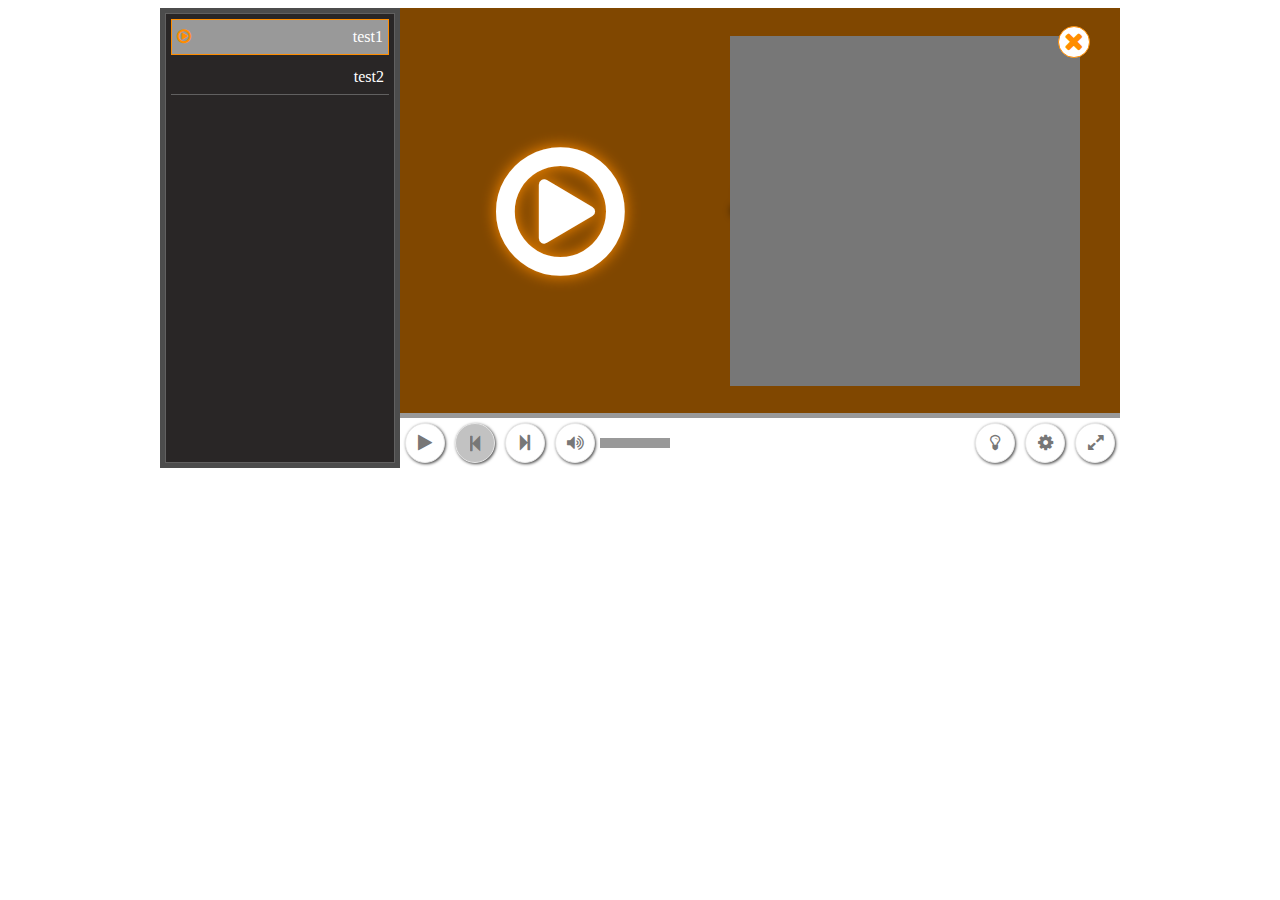
<file: videoPlayer/index2.html>
<!DOCTYPE html>
<html lang="en">
<head>
    <meta charset="UTF-8">
    <meta http-equiv="X-UA-Compatible" content="IE=edge">
    <meta name="viewport" content="width=device-width, initial-scale=1.0">
    <title>Document</title>
    <link rel="stylesheet" href="https://maxcdn.bootstrapcdn.com/font-awesome/4.5.0/css/font-awesome.min.css">

</head>
<style>
.container * {
    margin: 0;
    padding: 0;
    -webkit-box-sizing: border-box;
	-moz-box-sizing: border-box;
	box-sizing: border-box;
    -webkit-transition: 0.5s;
    -o-transition: 0.5s;
    transition: 0.5s;
}
.container *:after , .container *:before {
	margin: 0;
    padding: 0;
	-webkit-box-sizing: border-box;
	-moz-box-sizing: border-box;
	box-sizing: border-box;
}

h2.title {
    font-size: 24px;
    color: #fff;
    font-weight: bold;
    font-family: tahoma;
    text-align: center;
    padding: 2em;
    display: block;
    margin: auto;
    background-color: #A97A7A;
}
.container {
    width: 960px;
    background: #010101;
    margin: auto;
    position: relative;
    height: 460px;
}
.vidcontainer {

	width: 75%;
    height: 100%;
    float: right;
    position: relative;
    overflow: hidden;
}

video {
    width: 100%;
    height: 405px;
    color: #fff;
    text-align: center;
    font-size: 20px;
}

.videolist {
    float: right;
    width: 25%;
    background-color: rgb(76, 76, 76);
    height: 100%;
    position: relative;
}

.vids {
    margin: 5px;
    background-color: #292626;
    max-height: 450px;
    min-height: 450px;
    border: 1px solid #616060;
    overflow-y: scroll;
    list-style: none;
    direction: rtl;
}
.vids::-webkit-scrollbar {
    width: 5px;
    background-color: #8A8A8A;
    border: 1px solid #AFACAC;

}
.vids::-webkit-scrollbar-thumb {
    background-color: #FF8D00;
    border-radius: 5px;
}
.vids::-webkit-scrollbar-thumb:hover{
background-color:#fff;
}
.vids::-webkit-scrollbar-thumb:active{
background-color:#ccc;
}


.vids a {
    text-decoration: none;
    color: #fff;
    font-size: 16px;
    display: block;
    border-bottom: 1px solid #616060;
    padding: 8px 5px;
    margin: 5px;
}

/*--- controllers ---*/
.controllers {
    position: absolute;
    bottom: 0;
    height: 50px;
    background-color: #fff;
    width: 100%;
}

.controllers button {
    border: 1px solid #E7E7E7;
    background-color: #FFFFFF;
    color: #777;
    height: 40px;
    width: 40px;
    border-radius: 50%;
    margin: 5px;
    box-shadow: 1px 1px 3px #4C4C4C;
    outline: none;
    font-size: 18px;
    display: inline-block;
    float: left;
}

.controllers button:focus {
    box-shadow: 1px 0px 7px #4C4C4C;
    border-color: #ff8d00;
    color: #ff8d00;
    background-color: #4C4C4C;
}

.btnPlay:after {
    content: "\f04b";
    font-family: 'FontAwesome';
}
.paused:after {
    content: "\f04c";
}

.sound:after {
content: "\f027";
    font-family: 'FontAwesome';
}
.sound2:after {
content: "\f028";
}

.muted:after {
    content: "\f026";
}
.btnFS:after {
     content: "\f065";
    font-family: 'FontAwesome';
}
.ads {
    height: 350px;
    width: 350px;
    position: absolute;
    background-color: #777;
    top: 27.5px;
    right: 40px;
    z-index: 11;
}
.bigplay {
    height: 150px;
    width: 150px;
    position: absolute;
    top: 127.5px;
    left: 85px;
    z-index: 11;
    color: #fff;
    font-size: 150px;
    line-height: 150px;
    text-align: center;
    cursor: pointer;
    text-shadow: 0px 0px 15px #ff8d00;
}
.closeme {
    height: 32px;
    width: 32px;
    background-color: #fff;
    top: -10px;
    right: -10px;
    border: 1px solid #ff8d00;
    display: block;
    position: absolute;
    border-radius: 50%;
    text-align: center;
    line-height: 30px!important;
    color: #ff8d00;
    font-size: 25px!important;
}

.playing {
    background-color: #999;
    border: 1px solid #ff8d00!important;
    -webkit-transition: 0s;
    -o-transition: 0s;
    transition: 0s;
 }
.playing:after {
    content: "\f01d";
    font-family: 'FontAwesome';
    color: #ff8d00;
    float: left;
}
/* PROGRESS BAR CSS */

.topControl {
    position: absolute;
    display: block;
    width: 100%;
    bottom: 50px;
    background-color: #fff;
    z-index: 1;
}
/* Progress bar */
.progress {
    width: 100%;
    height: 5px;
    position: relative;
    float: left;
    cursor: pointer;
    background: #999;
}
.progress span {
    height: 100%;
    position: absolute;
    top: 0;
    left: 0;
    display: block;
}
.timeBar{
    z-index:10;
    width:0;
    background: #ff8d00;
}

.bufferBar{
    z-index:5;
    width:0;
    background: #eee;
}
/* time and duration */
.time{
    width:12%;
    float:right;
    text-align:center;
    font-size:11px;
    line-height:12px;
    right: -12%;
    opacity: 0;
    position: absolute;
}

.topControl:hover .time {
    right: 0;
    opacity: 1;
}


.topControl:hover .progress {
    width: 88%;
    height: 12px;
}

/* VOLUME BAR CSS */
/* volume bar */
.volume {
    position: relative;
    cursor: pointer;
    width: 70px;
    height: 10px;
    float: left;
    margin-top: 20px;
    margin-right: 15px;
    background-color: #999;
}
.volumeBar{
    display: block;
    height: 100%;
    position: absolute;
    top: 0;
    left: 0;
    background-color: #ff8d00;
    z-index: 10;
}

.loading {
    width: 100%;
    background-color: rgba(255,141,0,0.5);
    height: 405px;
    position: absolute;
    top: 0;
}
i.fa.fa-spinner.fa-spin {
    height: 60px;
    width: 60px;
    font-size: 60px;
    color: #fff;
    text-shadow: 0px 0px 8px #000;
    top: 172.5px;
    left: 330px;
    position: absolute;
}
.disabled {
    pointer-events: none;
    cursor: not-allowed;
    background-color: #C2C2C2!important;
}


ul.speedcnt {
    display: none;
    position: absolute;
    right: 30px;
    bottom: 60px;
    background-color: #fff;
    border-radius: 5px;
    list-style: none;
    -webkit-transition: 0s;
    -o-transition: 0s;
    transition: 0s;
}

ul.speedcnt li {
    text-align: center;
    font-family: 'verdana', tahoma , serif;
    font-size: 13px;
    padding: 5px 20px;
    cursor: pointer;
    display: block;
    border-bottom: 1px solid #ccc;
}

ul.speedcnt li:last-child {
    border-bottom: none;
}

ul.speedcnt li.selected {
    background-color: rgba(255, 141, 0, 0.6);
}


</style>
<body>
<!--[if lt IE 9]>
  <script src="https://html5shiv.googlecode.com/svn/trunk/html5.js"></script>
<![endif]-->

<div class="container">

<div class="vidcontainer">
    
        <video id="myvid" >

        Your browser does not support the video tag.
        
        </video>

        <div class="topControl">
			<div class="progress">
				<span class="bufferBar"></span>
				<span class="timeBar"></span>
			</div>
			<div class="time">
				<span class="current"></span> / 
				<span class="duration"></span> 
			</div>
        </div>

        <div class="controllers">
            <button class="btnPlay" title="Play/Pause video"></button>
            <button class="prevvid disabled" title="Previous video"><i class="fa fa-step-forward fa-rotate-180"></i></button>
            <button class="nextvid" title="Next video"><i class="fa fa-step-forward"></i></button>
            <button class="sound sound2 btn" title="Mute/Unmute sound"></button>
            <div class="volume" title="Set volume">
                    <span class="volumeBar"></span>
            </div>
            <button class="btnFS " style="float:right" title="full screen"></button>
            <button class="btnspeed " style="float:right" title="Video speed"><i class="fa fa-gear"></i></button>
            <ul class="speedcnt">
                <li class="spdx50">1.5</li>
                <li class="spdx25">1.25</li>
                <li class="spdx1 selected">Normal</li>
                <li class="spdx050">0.5</li>
            </ul>
            <button class="btnLight lighton " style="float:right" title="on/off light"><i class="fa fa-lightbulb-o"></i></button>
        </div>
        <div class="ads">
                <span class="closeme fa fa-close"></span>

        </div>
        <div class="bigplay" title="play the video"><i class="fa fa-play-circle-o"></i></div>
        <div class="loading"><i class="fa fa-spinner fa-spin"></i></div>
            </div>

        <div class="videolist">
            <nav class="vids">
                <a class="link" href="https://res.cloudinary.com/codelife/video/upload/v1637805738/intro_l5ul1k.mp4">test1</a>

                <a class="link" href="https://res.cloudinary.com/codelife/video/upload/v1637805738/intro_l5ul1k.mp4">test2</a>

            </nav>
        </div>
</div>
<script src="//cdnjs.cloudflare.com/ajax/libs/jquery/2.1.3/jquery.min.js"></script>
<script>
/* nice mp4 video playlist with jQuery 
   created by: Menni Mehdi
   in : 23/01/2016
   license : if you like it use it
*/


$(document).ready(function()

{
	var vid = $('#myvid');

	//default video source
    $(vid).attr("src", $("a.link:first").attr("href"));

    // addClass playing to first video link
    $("a.link:first").addClass("playing");


$("a.link").on("click" , function  (event) {

	// prevent link default
    event.preventDefault();
 
    // change video source
    $(vid).attr("src", $(this).attr("href"));

    // remouve class playing from unplayed video href
    $(".vids a").removeClass("playing");

    // add class playing to video href
    $(this).addClass("playing");

    // add class paused to give the play/pause button the right look  
    $('.btnPlay').addClass('paused');
    
    // play the video
    vid[0].play();
    
    // adjust prev button state
    if ($("a.link:first").hasClass("playing")) {
    $(".prevvid").addClass("disabled");
    }
    else {
        $(".prevvid").removeClass("disabled");
    }

    // adjust next button state
    if ($("a.link:last").hasClass("playing")) {
    $(".nextvid").addClass("disabled");
    }
    else {
        $(".nextvid").removeClass("disabled");
    }

});


//VIDEO EVENTS
    //video canplay event
    vid.on('canplay', function() {
        $('.loading').fadeOut(100);
    });
    
    //video canplaythrough event
    //solve Chrome cache issue
    var completeloaded = false;
    vid.on('canplaythrough', function() {
        completeloaded = true;
    });
    
    //video ended event
    vid.on('ended', function() {
        $('.btnPlay').removeClass('paused');
        vid[0].pause();
    });

    //video seeking event
    vid.on('seeking', function() {
        //if video fully loaded, ignore loading screen
        if(!completeloaded) { 
            $('.loading').fadeIn(200);
        }   
    });
    
    //video seeked event
    vid.on('seeked', function() { });
    
    //video waiting for more data event
    vid.on('waiting', function() {
        $('.loading').fadeIn(200);
    });

/*controllers*/
//before everything get started
    vid.on('loadedmetadata', function() {
//set video properties
        $('.current').text(timeFormat(0));
        $('.duration').text(timeFormat(vid[0].duration));
        if(vid[0].muted)
            {
                updateVolume(0, 0);
            }else
            {
                updateVolume(0 , 0.7);
            }
        });

//display video buffering bar
    var startBuffer = function() {
        var currentBuffer = vid[0].buffered.end(0);
        var maxduration = vid[0].duration;
        var perc = 100 * currentBuffer / maxduration;
        $('.bufferBar').css('width',perc+'%');
            
        if(currentBuffer < maxduration) {
            setTimeout(startBuffer, 500);
        }
    };  


//display current video play time
    vid.on('timeupdate', function() {
        var currentPos = vid[0].currentTime;
        var maxduration = vid[0].duration;
        var perc = 100 * currentPos / maxduration;
        $('.timeBar').css('width',perc+'%');    
        $('.current').text(timeFormat(currentPos)); 
    });

//CONTROLS EVENTS
    //video screen and play button clicked
    vid.on('click', function() { playpause(); } );
    $('.btnPlay').on('click', function() { playpause(); } );
    var playpause = function() {
        if(vid[0].paused || vid[0].ended) {
            $('.btnPlay').addClass('paused');
            vid[0].play();
        }
        else {
            $('.btnPlay').removeClass('paused');
            vid[0].pause();
        }
    };

        //VIDEO PROGRESS BAR
    //when video timebar clicked
    var timeDrag = false;   /* check for drag event */
    $('.progress').on('mousedown', function(e) {
        timeDrag = true;
        updatebar(e.pageX);
    });
    $(document).on('mouseup', function(e) {
        if(timeDrag) {
            timeDrag = false;
            updatebar(e.pageX);
        }
    });
    $(document).on('mousemove', function(e) {
        if(timeDrag) {
            updatebar(e.pageX);
        }
    });
    var updatebar = function(x) {
        var progress = $('.progress');
        
        //calculate drag position
        //and update video currenttime
        //as well as progress bar
        var maxduration = vid[0].duration;
        var position = x - progress.offset().left;
        var percentage = 100 * position / progress.width();
        if(percentage > 100) {
            percentage = 100;
        }
        if(percentage < 0) {
            percentage = 0;
        }
        $('.timeBar').css('width',percentage+'%');  
        vid[0].currentTime = maxduration * percentage / 100;
    };
//sound button clicked
    $('.sound').click(function() {
        vid[0].muted = !vid[0].muted;
        $(this).toggleClass('muted');
        if(vid[0].muted) {
            $('.volumeBar').css('width',0);
        }
        else{
            $('.volumeBar').css('width', vid[0].volume*100+'%');
        }
    });

    //VOLUME BAR
    //volume bar event
    var volumeDrag = false;
    $('.volume').on('mousedown', function(e) {
        volumeDrag = true;
        vid[0].muted = false;
        $('.sound').removeClass('muted');
        updateVolume(e.pageX);
    });
    $(document).on('mouseup', function(e) {
        if(volumeDrag) {
            volumeDrag = false;
            updateVolume(e.pageX);
        }
    });
    $(document).on('mousemove', function(e) {
        if(volumeDrag) {
            updateVolume(e.pageX);
        }
    });
    var updateVolume = function(x, vol) {
        var volume = $('.volume');
        var percentage;
        //if only volume have specificed
        //then direct update volume
        if(vol) {
            percentage = vol * 100;
        }
        else {
            var position = x - volume.offset().left;
            percentage = 100 * position / volume.width();
        }
        
        if(percentage > 100) {
            percentage = 100;
        }
        if(percentage < 0) {
            percentage = 0;
        }
        
        //update volume bar and video volume
        $('.volumeBar').css('width',percentage+'%');    
        vid[0].volume = percentage / 100;
        
        //change sound icon based on volume
        if(vid[0].volume == 0){
            $('.sound').removeClass('sound2').addClass('muted');
        }
        else if(vid[0].volume > 0.5){
            $('.sound').removeClass('muted').addClass('sound2');
        }
        else{
            $('.sound').removeClass('muted').removeClass('sound2');
        }
        
    };

    //speed text clicked
    $('.spdx50').on('click', function() { fastfowrd(this, 1.5); });
    $('.spdx25').on('click', function() { fastfowrd(this, 1.25); });
    $('.spdx1').on('click', function() { fastfowrd(this, 1); });
    $('.spdx050').on('click', function() { fastfowrd(this, 0.5); });
    var fastfowrd = function(obj, spd) {
        $('.speedcnt li').removeClass('selected');
        $(obj).addClass('selected');
        vid[0].playbackRate = spd;
        vid[0].play();
        $("ul.speedcnt").fadeOut("fast");
        $('.btnPlay').addClass('paused');
    };
    $(".btnspeed").click( function() {
        
        $("ul.speedcnt").slideToggle(100);
    });

    //fullscreen button clicked
    $('.btnFS').on('click', function() {
        if($.isFunction(vid[0].webkitEnterFullscreen)) {
            vid[0].webkitEnterFullscreen();
        }   
        else if ($.isFunction(vid[0].mozRequestFullScreen)) {
            vid[0].mozRequestFullScreen();
        }
        else {
            alert('Your browsers doesn\'t support fullscreen');
        }
    });
    
    //light bulb button clicked
    $('.btnLight').click(function() {
        $(this).toggleClass('lighton');
        
        //if lightoff, create an overlay
        if(!$(this).hasClass('lighton')) {
            $('body').append('<div class="overlay"></div>');
            $('.overlay').css({
                'position':'absolute',
                'width':100+'%',
                'height':$(document).height(),
                'background':'#000',
                'opacity':0.9,
                'top':0,
                'left':0,
                'z-index':999
            });
            $('.vidcontainer').css({
                'z-index':1000
            });
        }
        //if lighton, remove overlay
        else {
            $('.overlay').remove();
        }
    });

//hide pause button if video onplaying
//if (vid.onplaying = true) { $('.btnPlay').addClass('paused'); };


//previous video button
$(".prevvid").click(function(){
    $(vid).attr("src", $(".playing").prev().attr("href"));
    vid[0].play();
    $(".playing").prev().addClass("playing");
    $(".playing:last").removeClass("playing");
    $('.btnPlay').addClass('paused');
    $(".nextvid").removeClass("disabled");
    if ($("a.link:first").hasClass("playing")) {
    $(this).addClass("disabled");
    }else {
    $(this).removeClass("disabled");
    };
});

//previous video button
$(".nextvid").click(function(){
    $(vid).attr("src", $(".playing").next().attr("href"));
    vid[0].play();
    $(".playing").next().addClass("playing");
    $(".playing:first").removeClass("playing");
    $('.btnPlay').addClass('paused');
    $(".prevvid").removeClass("disabled");
    if ($("a.link:last").hasClass("playing")) {
    $(this).addClass("disabled");
    }else {
    $(this).removeClass("disabled");
    };
    
});



//Time format converter - 00:00
var timeFormat = function(seconds){
    var m = Math.floor(seconds/60)<10 ? "0"+Math.floor(seconds/60) : Math.floor(seconds/60);
    var s = Math.floor(seconds-(m*60))<10 ? "0"+Math.floor(seconds-(m*60)) : Math.floor(seconds-(m*60));
    return m+":"+s;
};
$(".closeme , .bigplay").click(function(){
        $("this,.ads,.bigplay").fadeOut(200);
        vid[0].play();
        $('.btnPlay').addClass('paused');
    });
//end
});
    
</script>
</body>
</html>
</file>
<file: bio.css>
@keyframes pulse {
	50% {
		transform: scale(.2);
		opacity: 0;
	}
}
.ring .dot {
  position: absolute;
  width: 8px;
  height: 8px;
  top: 45px;
  left: 45px;
}
.ring .dot .fill {
  width: 8px;
  height: 8px;
  background: #85bffb;
  border-radius: 50px;
}
.ring-1 .dot-1 {
  transform: translate3d(0, -120px, 0) rotate(0deg);
  transform-origin: 0 120px;
}

.ring-1 .dot-2 {
  transform: translate3d(0, -120px, 0) rotate(20deg);
  transform-origin: 0 120px;
}

.ring-1 .dot-3 {
  transform: translate3d(0, -120px, 0) rotate(40deg);
  transform-origin: 0 120px;
}

.ring-1 .dot-4 {
  transform: translate3d(0, -120px, 0) rotate(60deg);
  transform-origin: 0 120px;
}

.ring-1 .dot-5 {
  transform: translate3d(0, -120px, 0) rotate(80deg);
  transform-origin: 0 120px;
}

.ring-1 .dot-6 {
  transform: translate3d(0, -120px, 0) rotate(100deg);
  transform-origin: 0 120px;
}

.ring-1 .dot-7 {
  transform: translate3d(0, -120px, 0) rotate(120deg);
  transform-origin: 0 120px;
}

.ring-1 .dot-8 {
  transform: translate3d(0, -120px, 0) rotate(140deg);
  transform-origin: 0 120px;
}

.ring-1 .dot-9 {
  transform: translate3d(0, -120px, 0) rotate(160deg);
  transform-origin: 0 120px;
}

.ring-1 .dot-10 {
  transform: translate3d(0, -120px, 0) rotate(180deg);
  transform-origin: 0 120px;
}

.ring-1 .dot-11 {
  transform: translate3d(0, -120px, 0) rotate(200deg);
  transform-origin: 0 120px;
}

.ring-1 .dot-12 {
  transform: translate3d(0, -120px, 0) rotate(220deg);
  transform-origin: 0 120px;
}

.ring-1 .dot-13 {
  transform: translate3d(0, -120px, 0) rotate(240deg);
  transform-origin: 0 120px;
}

.ring-1 .dot-14 {
  transform: translate3d(0, -120px, 0) rotate(260deg);
  transform-origin: 0 120px;
}

.ring-1 .dot-15 {
  transform: translate3d(0, -120px, 0) rotate(280deg);
  transform-origin: 0 120px;
}

.ring-1 .dot-16 {
  transform: translate3d(0, -120px, 0) rotate(300deg);
  transform-origin: 0 120px;
}

.ring-1 .dot-17 {
  transform: translate3d(0, -120px, 0) rotate(320deg);
  transform-origin: 0 120px;
}

.ring-1 .dot-18 {
  transform: translate3d(0, -120px, 0) rotate(340deg);
  transform-origin: 0 120px;
}

.ring-2 .fill {
  -webkit-animation: pulsate 2s ease-in-out 0.6666666667s alternate infinite both;
          animation: pulsate 2s ease-in-out 0.6666666667s alternate infinite both;
}

.ring-2 .dot-1 {
  transform: translate3d(0, -153px, 0) rotate(0deg);
  transform-origin: 0 153px;
}

.ring-2 .dot-2 {
  transform: translate3d(0, -153px, 0) rotate(15deg);
  transform-origin: 0 153px;
}

.ring-2 .dot-3 {
  transform: translate3d(0, -153px, 0) rotate(30deg);
  transform-origin: 0 153px;
}

.ring-2 .dot-4 {
  transform: translate3d(0, -153px, 0) rotate(45deg);
  transform-origin: 0 153px;
}

.ring-2 .dot-5 {
  transform: translate3d(0, -153px, 0) rotate(60deg);
  transform-origin: 0 153px;
}

.ring-2 .dot-6 {
  transform: translate3d(0, -153px, 0) rotate(75deg);
  transform-origin: 0 153px;
}

.ring-2 .dot-7 {
  transform: translate3d(0, -153px, 0) rotate(90deg);
  transform-origin: 0 153px;
}

.ring-2 .dot-8 {
  transform: translate3d(0, -153px, 0) rotate(105deg);
  transform-origin: 0 153px;
}

.ring-2 .dot-9 {
  transform: translate3d(0, -153px, 0) rotate(120deg);
  transform-origin: 0 153px;
}

.ring-2 .dot-10 {
  transform: translate3d(0, -153px, 0) rotate(135deg);
  transform-origin: 0 153px;
}

.ring-2 .dot-11 {
  transform: translate3d(0, -153px, 0) rotate(150deg);
  transform-origin: 0 153px;
}

.ring-2 .dot-12 {
  transform: translate3d(0, -153px, 0) rotate(165deg);
  transform-origin: 0 153px;
}

.ring-2 .dot-13 {
  transform: translate3d(0, -153px, 0) rotate(180deg);
  transform-origin: 0 153px;
}

.ring-2 .dot-14 {
  transform: translate3d(0, -153px, 0) rotate(195deg);
  transform-origin: 0 153px;
}

.ring-2 .dot-15 {
  transform: translate3d(0, -153px, 0) rotate(210deg);
  transform-origin: 0 153px;
}

.ring-2 .dot-16 {
  transform: translate3d(0, -153px, 0) rotate(225deg);
  transform-origin: 0 153px;
}

.ring-2 .dot-17 {
  transform: translate3d(0, -153px, 0) rotate(240deg);
  transform-origin: 0 153px;
}

.ring-2 .dot-18 {
  transform: translate3d(0, -153px, 0) rotate(255deg);
  transform-origin: 0 153px;
}

.ring-2 .dot-19 {
  transform: translate3d(0, -153px, 0) rotate(270deg);
  transform-origin: 0 153px;
}

.ring-2 .dot-20 {
  transform: translate3d(0, -153px, 0) rotate(285deg);
  transform-origin: 0 153px;
}

.ring-2 .dot-21 {
  transform: translate3d(0, -153px, 0) rotate(300deg);
  transform-origin: 0 153px;
}

.ring-2 .dot-22 {
  transform: translate3d(0, -153px, 0) rotate(315deg);
  transform-origin: 0 153px;
}

.ring-2 .dot-23 {
  transform: translate3d(0, -153px, 0) rotate(330deg);
  transform-origin: 0 153px;
}

.ring-2 .dot-24 {
  transform: translate3d(0, -153px, 0) rotate(345deg);
  transform-origin: 0 153px;
}

.ring-3 .fill {
  -webkit-animation: pulsate 2s ease-in-out 1s alternate infinite both;
          animation: pulsate 2s ease-in-out 1s alternate infinite both;
}

.ring-3 .dot-1 {
  transform: translate3d(0, -186px, 0) rotate(0deg);
  transform-origin: 0 186px;
}

.ring-3 .dot-2 {
  transform: translate3d(0, -186px, 0) rotate(12deg);
  transform-origin: 0 186px;
}

.ring-3 .dot-3 {
  transform: translate3d(0, -186px, 0) rotate(24deg);
  transform-origin: 0 186px;
}

.ring-3 .dot-4 {
  transform: translate3d(0, -186px, 0) rotate(36deg);
  transform-origin: 0 186px;
}

.ring-3 .dot-5 {
  transform: translate3d(0, -186px, 0) rotate(48deg);
  transform-origin: 0 186px;
}

.ring-3 .dot-6 {
  transform: translate3d(0, -186px, 0) rotate(60deg);
  transform-origin: 0 186px;
}

.ring-3 .dot-7 {
  transform: translate3d(0, -186px, 0) rotate(72deg);
  transform-origin: 0 186px;
}

.ring-3 .dot-8 {
  transform: translate3d(0, -186px, 0) rotate(84deg);
  transform-origin: 0 186px;
}

.ring-3 .dot-9 {
  transform: translate3d(0, -186px, 0) rotate(96deg);
  transform-origin: 0 186px;
}

.ring-3 .dot-10 {
  transform: translate3d(0, -186px, 0) rotate(108deg);
  transform-origin: 0 186px;
}

.ring-3 .dot-11 {
  transform: translate3d(0, -186px, 0) rotate(120deg);
  transform-origin: 0 186px;
}

.ring-3 .dot-12 {
  transform: translate3d(0, -186px, 0) rotate(132deg);
  transform-origin: 0 186px;
}

.ring-3 .dot-13 {
  transform: translate3d(0, -186px, 0) rotate(144deg);
  transform-origin: 0 186px;
}

.ring-3 .dot-14 {
  transform: translate3d(0, -186px, 0) rotate(156deg);
  transform-origin: 0 186px;
}

.ring-3 .dot-15 {
  transform: translate3d(0, -186px, 0) rotate(168deg);
  transform-origin: 0 186px;
}

.ring-3 .dot-16 {
  transform: translate3d(0, -186px, 0) rotate(180deg);
  transform-origin: 0 186px;
}

.ring-3 .dot-17 {
  transform: translate3d(0, -186px, 0) rotate(192deg);
  transform-origin: 0 186px;
}

.ring-3 .dot-18 {
  transform: translate3d(0, -186px, 0) rotate(204deg);
  transform-origin: 0 186px;
}

.ring-3 .dot-19 {
  transform: translate3d(0, -186px, 0) rotate(216deg);
  transform-origin: 0 186px;
}

.ring-3 .dot-20 {
  transform: translate3d(0, -186px, 0) rotate(228deg);
  transform-origin: 0 186px;
}

.ring-3 .dot-21 {
  transform: translate3d(0, -186px, 0) rotate(240deg);
  transform-origin: 0 186px;
}

.ring-3 .dot-22 {
  transform: translate3d(0, -186px, 0) rotate(252deg);
  transform-origin: 0 186px;
}

.ring-3 .dot-23 {
  transform: translate3d(0, -186px, 0) rotate(264deg);
  transform-origin: 0 186px;
}

.ring-3 .dot-24 {
  transform: translate3d(0, -186px, 0) rotate(276deg);
  transform-origin: 0 186px;
}

.ring-3 .dot-25 {
  transform: translate3d(0, -186px, 0) rotate(288deg);
  transform-origin: 0 186px;
}

.ring-3 .dot-26 {
  transform: translate3d(0, -186px, 0) rotate(300deg);
  transform-origin: 0 186px;
}

.ring-3 .dot-27 {
  transform: translate3d(0, -186px, 0) rotate(312deg);
  transform-origin: 0 186px;
}

.ring-3 .dot-28 {
  transform: translate3d(0, -186px, 0) rotate(324deg);
  transform-origin: 0 186px;
}

.ring-3 .dot-29 {
  transform: translate3d(0, -186px, 0) rotate(336deg);
  transform-origin: 0 186px;
}

.ring-3 .dot-30 {
  transform: translate3d(0, -186px, 0) rotate(348deg);
  transform-origin: 0 186px;
}

.ring-4 .fill {
  -webkit-animation: pulsate 2s ease-in-out 1.3333333333s alternate infinite both;
          animation: pulsate 2s ease-in-out 1.3333333333s alternate infinite both;
}

.ring-4 .dot-1 {
  transform: translate3d(0, -219px, 0) rotate(0deg);
  transform-origin: 0 219px;
}

.ring-4 .dot-2 {
  transform: translate3d(0, -219px, 0) rotate(10deg);
  transform-origin: 0 219px;
}

.ring-4 .dot-3 {
  transform: translate3d(0, -219px, 0) rotate(20deg);
  transform-origin: 0 219px;
}

.ring-4 .dot-4 {
  transform: translate3d(0, -219px, 0) rotate(30deg);
  transform-origin: 0 219px;
}

.ring-4 .dot-5 {
  transform: translate3d(0, -219px, 0) rotate(40deg);
  transform-origin: 0 219px;
}

.ring-4 .dot-6 {
  transform: translate3d(0, -219px, 0) rotate(50deg);
  transform-origin: 0 219px;
}

.ring-4 .dot-7 {
  transform: translate3d(0, -219px, 0) rotate(60deg);
  transform-origin: 0 219px;
}

.ring-4 .dot-8 {
  transform: translate3d(0, -219px, 0) rotate(70deg);
  transform-origin: 0 219px;
}

.ring-4 .dot-9 {
  transform: translate3d(0, -219px, 0) rotate(80deg);
  transform-origin: 0 219px;
}

.ring-4 .dot-10 {
  transform: translate3d(0, -219px, 0) rotate(90deg);
  transform-origin: 0 219px;
}

.ring-4 .dot-11 {
  transform: translate3d(0, -219px, 0) rotate(100deg);
  transform-origin: 0 219px;
}

.ring-4 .dot-12 {
  transform: translate3d(0, -219px, 0) rotate(110deg);
  transform-origin: 0 219px;
}

.ring-4 .dot-13 {
  transform: translate3d(0, -219px, 0) rotate(120deg);
  transform-origin: 0 219px;
}

.ring-4 .dot-14 {
  transform: translate3d(0, -219px, 0) rotate(130deg);
  transform-origin: 0 219px;
}

.ring-4 .dot-15 {
  transform: translate3d(0, -219px, 0) rotate(140deg);
  transform-origin: 0 219px;
}

.ring-4 .dot-16 {
  transform: translate3d(0, -219px, 0) rotate(150deg);
  transform-origin: 0 219px;
}

.ring-4 .dot-17 {
  transform: translate3d(0, -219px, 0) rotate(160deg);
  transform-origin: 0 219px;
}

.ring-4 .dot-18 {
  transform: translate3d(0, -219px, 0) rotate(170deg);
  transform-origin: 0 219px;
}

.ring-4 .dot-19 {
  transform: translate3d(0, -219px, 0) rotate(180deg);
  transform-origin: 0 219px;
}

.ring-4 .dot-20 {
  transform: translate3d(0, -219px, 0) rotate(190deg);
  transform-origin: 0 219px;
}

.ring-4 .dot-21 {
  transform: translate3d(0, -219px, 0) rotate(200deg);
  transform-origin: 0 219px;
}

.ring-4 .dot-22 {
  transform: translate3d(0, -219px, 0) rotate(210deg);
  transform-origin: 0 219px;
}

.ring-4 .dot-23 {
  transform: translate3d(0, -219px, 0) rotate(220deg);
  transform-origin: 0 219px;
}

.ring-4 .dot-24 {
  transform: translate3d(0, -219px, 0) rotate(230deg);
  transform-origin: 0 219px;
}

.ring-4 .dot-25 {
  transform: translate3d(0, -219px, 0) rotate(240deg);
  transform-origin: 0 219px;
}

.ring-4 .dot-26 {
  transform: translate3d(0, -219px, 0) rotate(250deg);
  transform-origin: 0 219px;
}

.ring-4 .dot-27 {
  transform: translate3d(0, -219px, 0) rotate(260deg);
  transform-origin: 0 219px;
}

.ring-4 .dot-28 {
  transform: translate3d(0, -219px, 0) rotate(270deg);
  transform-origin: 0 219px;
}

.ring-4 .dot-29 {
  transform: translate3d(0, -219px, 0) rotate(280deg);
  transform-origin: 0 219px;
}

.ring-4 .dot-30 {
  transform: translate3d(0, -219px, 0) rotate(290deg);
  transform-origin: 0 219px;
}

.ring-4 .dot-31 {
  transform: translate3d(0, -219px, 0) rotate(300deg);
  transform-origin: 0 219px;
}

.ring-4 .dot-32 {
  transform: translate3d(0, -219px, 0) rotate(310deg);
  transform-origin: 0 219px;
}

.ring-4 .dot-33 {
  transform: translate3d(0, -219px, 0) rotate(320deg);
  transform-origin: 0 219px;
}

.ring-4 .dot-34 {
  transform: translate3d(0, -219px, 0) rotate(330deg);
  transform-origin: 0 219px;
}

.ring-4 .dot-35 {
  transform: translate3d(0, -219px, 0) rotate(340deg);
  transform-origin: 0 219px;
}

.ring-4 .dot-36 {
  transform: translate3d(0, -219px, 0) rotate(350deg);
  transform-origin: 0 219px;
}

.ring-5 .fill {
  -webkit-animation: pulsate 2s ease-in-out 1.6666666667s alternate infinite both;
          animation: pulsate 2s ease-in-out 1.6666666667s alternate infinite both;
}

.ring-5 .dot-1 {
  transform: translate3d(0, -252px, 0) rotate(0deg);
  transform-origin: 0 252px;
}

.ring-5 .dot-2 {
  transform: translate3d(0, -252px, 0) rotate(8.5714285714deg);
  transform-origin: 0 252px;
}

.ring-5 .dot-3 {
  transform: translate3d(0, -252px, 0) rotate(17.1428571429deg);
  transform-origin: 0 252px;
}

.ring-5 .dot-4 {
  transform: translate3d(0, -252px, 0) rotate(25.7142857143deg);
  transform-origin: 0 252px;
}

.ring-5 .dot-5 {
  transform: translate3d(0, -252px, 0) rotate(34.2857142857deg);
  transform-origin: 0 252px;
}

.ring-5 .dot-6 {
  transform: translate3d(0, -252px, 0) rotate(42.8571428571deg);
  transform-origin: 0 252px;
}

.ring-5 .dot-7 {
  transform: translate3d(0, -252px, 0) rotate(51.4285714286deg);
  transform-origin: 0 252px;
}

.ring-5 .dot-8 {
  transform: translate3d(0, -252px, 0) rotate(60deg);
  transform-origin: 0 252px;
}

.ring-5 .dot-9 {
  transform: translate3d(0, -252px, 0) rotate(68.5714285714deg);
  transform-origin: 0 252px;
}

.ring-5 .dot-10 {
  transform: translate3d(0, -252px, 0) rotate(77.1428571429deg);
  transform-origin: 0 252px;
}

.ring-5 .dot-11 {
  transform: translate3d(0, -252px, 0) rotate(85.7142857143deg);
  transform-origin: 0 252px;
}

.ring-5 .dot-12 {
  transform: translate3d(0, -252px, 0) rotate(94.2857142857deg);
  transform-origin: 0 252px;
}

.ring-5 .dot-13 {
  transform: translate3d(0, -252px, 0) rotate(102.8571428571deg);
  transform-origin: 0 252px;
}

.ring-5 .dot-14 {
  transform: translate3d(0, -252px, 0) rotate(111.4285714286deg);
  transform-origin: 0 252px;
}

.ring-5 .dot-15 {
  transform: translate3d(0, -252px, 0) rotate(120deg);
  transform-origin: 0 252px;
}

.ring-5 .dot-16 {
  transform: translate3d(0, -252px, 0) rotate(128.5714285714deg);
  transform-origin: 0 252px;
}

.ring-5 .dot-17 {
  transform: translate3d(0, -252px, 0) rotate(137.1428571429deg);
  transform-origin: 0 252px;
}

.ring-5 .dot-18 {
  transform: translate3d(0, -252px, 0) rotate(145.7142857143deg);
  transform-origin: 0 252px;
}

.ring-5 .dot-19 {
  transform: translate3d(0, -252px, 0) rotate(154.2857142857deg);
  transform-origin: 0 252px;
}

.ring-5 .dot-20 {
  transform: translate3d(0, -252px, 0) rotate(162.8571428571deg);
  transform-origin: 0 252px;
}

.ring-5 .dot-21 {
  transform: translate3d(0, -252px, 0) rotate(171.4285714286deg);
  transform-origin: 0 252px;
}

.ring-5 .dot-22 {
  transform: translate3d(0, -252px, 0) rotate(180deg);
  transform-origin: 0 252px;
}

.ring-5 .dot-23 {
  transform: translate3d(0, -252px, 0) rotate(188.5714285714deg);
  transform-origin: 0 252px;
}

.ring-5 .dot-24 {
  transform: translate3d(0, -252px, 0) rotate(197.1428571429deg);
  transform-origin: 0 252px;
}

.ring-5 .dot-25 {
  transform: translate3d(0, -252px, 0) rotate(205.7142857143deg);
  transform-origin: 0 252px;
}

.ring-5 .dot-26 {
  transform: translate3d(0, -252px, 0) rotate(214.2857142857deg);
  transform-origin: 0 252px;
}

.ring-5 .dot-27 {
  transform: translate3d(0, -252px, 0) rotate(222.8571428571deg);
  transform-origin: 0 252px;
}

.ring-5 .dot-28 {
  transform: translate3d(0, -252px, 0) rotate(231.4285714286deg);
  transform-origin: 0 252px;
}

.ring-5 .dot-29 {
  transform: translate3d(0, -252px, 0) rotate(240deg);
  transform-origin: 0 252px;
}

.ring-5 .dot-30 {
  transform: translate3d(0, -252px, 0) rotate(248.5714285714deg);
  transform-origin: 0 252px;
}

.ring-5 .dot-31 {
  transform: translate3d(0, -252px, 0) rotate(257.1428571429deg);
  transform-origin: 0 252px;
}

.ring-5 .dot-32 {
  transform: translate3d(0, -252px, 0) rotate(265.7142857143deg);
  transform-origin: 0 252px;
}

.ring-5 .dot-33 {
  transform: translate3d(0, -252px, 0) rotate(274.2857142857deg);
  transform-origin: 0 252px;
}

.ring-5 .dot-34 {
  transform: translate3d(0, -252px, 0) rotate(282.8571428571deg);
  transform-origin: 0 252px;
}

.ring-5 .dot-35 {
  transform: translate3d(0, -252px, 0) rotate(291.4285714286deg);
  transform-origin: 0 252px;
}

.ring-5 .dot-36 {
  transform: translate3d(0, -252px, 0) rotate(300deg);
  transform-origin: 0 252px;
}

.ring-5 .dot-37 {
  transform: translate3d(0, -252px, 0) rotate(308.5714285714deg);
  transform-origin: 0 252px;
}

.ring-5 .dot-38 {
  transform: translate3d(0, -252px, 0) rotate(317.1428571429deg);
  transform-origin: 0 252px;
}

.ring-5 .dot-39 {
  transform: translate3d(0, -252px, 0) rotate(325.7142857143deg);
  transform-origin: 0 252px;
}

.ring-5 .dot-40 {
  transform: translate3d(0, -252px, 0) rotate(334.2857142857deg);
  transform-origin: 0 252px;
}

.ring-5 .dot-41 {
  transform: translate3d(0, -252px, 0) rotate(342.8571428571deg);
  transform-origin: 0 252px;
}

.ring-5 .dot-42 {
  transform: translate3d(0, -252px, 0) rotate(351.4285714286deg);
  transform-origin: 0 252px;
}

.ring-6 .fill {
  -webkit-animation: pulsate 2s ease-in-out 2s alternate infinite both;
          animation: pulsate 2s ease-in-out 2s alternate infinite both;
}

.ring-6 .dot-1 {
  transform: translate3d(0, -285px, 0) rotate(0deg);
  transform-origin: 0 285px;
}

.ring-6 .dot-2 {
  transform: translate3d(0, -285px, 0) rotate(7.5deg);
  transform-origin: 0 285px;
}

.ring-6 .dot-3 {
  transform: translate3d(0, -285px, 0) rotate(15deg);
  transform-origin: 0 285px;
}

.ring-6 .dot-4 {
  transform: translate3d(0, -285px, 0) rotate(22.5deg);
  transform-origin: 0 285px;
}

.ring-6 .dot-5 {
  transform: translate3d(0, -285px, 0) rotate(30deg);
  transform-origin: 0 285px;
}

.ring-6 .dot-6 {
  transform: translate3d(0, -285px, 0) rotate(37.5deg);
  transform-origin: 0 285px;
}

.ring-6 .dot-7 {
  transform: translate3d(0, -285px, 0) rotate(45deg);
  transform-origin: 0 285px;
}

.ring-6 .dot-8 {
  transform: translate3d(0, -285px, 0) rotate(52.5deg);
  transform-origin: 0 285px;
}

.ring-6 .dot-9 {
  transform: translate3d(0, -285px, 0) rotate(60deg);
  transform-origin: 0 285px;
}

.ring-6 .dot-10 {
  transform: translate3d(0, -285px, 0) rotate(67.5deg);
  transform-origin: 0 285px;
}

.ring-6 .dot-11 {
  transform: translate3d(0, -285px, 0) rotate(75deg);
  transform-origin: 0 285px;
}

.ring-6 .dot-12 {
  transform: translate3d(0, -285px, 0) rotate(82.5deg);
  transform-origin: 0 285px;
}

.ring-6 .dot-13 {
  transform: translate3d(0, -285px, 0) rotate(90deg);
  transform-origin: 0 285px;
}

.ring-6 .dot-14 {
  transform: translate3d(0, -285px, 0) rotate(97.5deg);
  transform-origin: 0 285px;
}

.ring-6 .dot-15 {
  transform: translate3d(0, -285px, 0) rotate(105deg);
  transform-origin: 0 285px;
}

.ring-6 .dot-16 {
  transform: translate3d(0, -285px, 0) rotate(112.5deg);
  transform-origin: 0 285px;
}

.ring-6 .dot-17 {
  transform: translate3d(0, -285px, 0) rotate(120deg);
  transform-origin: 0 285px;
}

.ring-6 .dot-18 {
  transform: translate3d(0, -285px, 0) rotate(127.5deg);
  transform-origin: 0 285px;
}

.ring-6 .dot-19 {
  transform: translate3d(0, -285px, 0) rotate(135deg);
  transform-origin: 0 285px;
}

.ring-6 .dot-20 {
  transform: translate3d(0, -285px, 0) rotate(142.5deg);
  transform-origin: 0 285px;
}

.ring-6 .dot-21 {
  transform: translate3d(0, -285px, 0) rotate(150deg);
  transform-origin: 0 285px;
}

.ring-6 .dot-22 {
  transform: translate3d(0, -285px, 0) rotate(157.5deg);
  transform-origin: 0 285px;
}

.ring-6 .dot-23 {
  transform: translate3d(0, -285px, 0) rotate(165deg);
  transform-origin: 0 285px;
}

.ring-6 .dot-24 {
  transform: translate3d(0, -285px, 0) rotate(172.5deg);
  transform-origin: 0 285px;
}

.ring-6 .dot-25 {
  transform: translate3d(0, -285px, 0) rotate(180deg);
  transform-origin: 0 285px;
}

.ring-6 .dot-26 {
  transform: translate3d(0, -285px, 0) rotate(187.5deg);
  transform-origin: 0 285px;
}

.ring-6 .dot-27 {
  transform: translate3d(0, -285px, 0) rotate(195deg);
  transform-origin: 0 285px;
}

.ring-6 .dot-28 {
  transform: translate3d(0, -285px, 0) rotate(202.5deg);
  transform-origin: 0 285px;
}

.ring-6 .dot-29 {
  transform: translate3d(0, -285px, 0) rotate(210deg);
  transform-origin: 0 285px;
}

.ring-6 .dot-30 {
  transform: translate3d(0, -285px, 0) rotate(217.5deg);
  transform-origin: 0 285px;
}

.ring-6 .dot-31 {
  transform: translate3d(0, -285px, 0) rotate(225deg);
  transform-origin: 0 285px;
}

.ring-6 .dot-32 {
  transform: translate3d(0, -285px, 0) rotate(232.5deg);
  transform-origin: 0 285px;
}

.ring-6 .dot-33 {
  transform: translate3d(0, -285px, 0) rotate(240deg);
  transform-origin: 0 285px;
}

.ring-6 .dot-34 {
  transform: translate3d(0, -285px, 0) rotate(247.5deg);
  transform-origin: 0 285px;
}

.ring-6 .dot-35 {
  transform: translate3d(0, -285px, 0) rotate(255deg);
  transform-origin: 0 285px;
}

.ring-6 .dot-36 {
  transform: translate3d(0, -285px, 0) rotate(262.5deg);
  transform-origin: 0 285px;
}

.ring-6 .dot-37 {
  transform: translate3d(0, -285px, 0) rotate(270deg);
  transform-origin: 0 285px;
}

.ring-6 .dot-38 {
  transform: translate3d(0, -285px, 0) rotate(277.5deg);
  transform-origin: 0 285px;
}

.ring-6 .dot-39 {
  transform: translate3d(0, -285px, 0) rotate(285deg);
  transform-origin: 0 285px;
}

.ring-6 .dot-40 {
  transform: translate3d(0, -285px, 0) rotate(292.5deg);
  transform-origin: 0 285px;
}

.ring-6 .dot-41 {
  transform: translate3d(0, -285px, 0) rotate(300deg);
  transform-origin: 0 285px;
}

.ring-6 .dot-42 {
  transform: translate3d(0, -285px, 0) rotate(307.5deg);
  transform-origin: 0 285px;
}

.ring-6 .dot-43 {
  transform: translate3d(0, -285px, 0) rotate(315deg);
  transform-origin: 0 285px;
}

.ring-6 .dot-44 {
  transform: translate3d(0, -285px, 0) rotate(322.5deg);
  transform-origin: 0 285px;
}

.ring-6 .dot-45 {
  transform: translate3d(0, -285px, 0) rotate(330deg);
  transform-origin: 0 285px;
}

.ring-6 .dot-46 {
  transform: translate3d(0, -285px, 0) rotate(337.5deg);
  transform-origin: 0 285px;
}

.ring-6 .dot-47 {
  transform: translate3d(0, -285px, 0) rotate(345deg);
  transform-origin: 0 285px;
}

.ring-6 .dot-48 {
  transform: translate3d(0, -285px, 0) rotate(352.5deg);
  transform-origin: 0 285px;
}

.ring-7 .fill {
  -webkit-animation: pulsate 2s ease-in-out 2.3333333333s alternate infinite both;
          animation: pulsate 2s ease-in-out 2.3333333333s alternate infinite both;
}

.ring-7 .dot-1 {
  transform: translate3d(0, -318px, 0) rotate(0deg);
  transform-origin: 0 318px;
}

.ring-7 .dot-2 {
  transform: translate3d(0, -318px, 0) rotate(6.6666666667deg);
  transform-origin: 0 318px;
}

.ring-7 .dot-3 {
  transform: translate3d(0, -318px, 0) rotate(13.3333333333deg);
  transform-origin: 0 318px;
}

.ring-7 .dot-4 {
  transform: translate3d(0, -318px, 0) rotate(20deg);
  transform-origin: 0 318px;
}

.ring-7 .dot-5 {
  transform: translate3d(0, -318px, 0) rotate(26.6666666667deg);
  transform-origin: 0 318px;
}

.ring-7 .dot-6 {
  transform: translate3d(0, -318px, 0) rotate(33.3333333333deg);
  transform-origin: 0 318px;
}

.ring-7 .dot-7 {
  transform: translate3d(0, -318px, 0) rotate(40deg);
  transform-origin: 0 318px;
}

.ring-7 .dot-8 {
  transform: translate3d(0, -318px, 0) rotate(46.6666666667deg);
  transform-origin: 0 318px;
}

.ring-7 .dot-9 {
  transform: translate3d(0, -318px, 0) rotate(53.3333333333deg);
  transform-origin: 0 318px;
}

.ring-7 .dot-10 {
  transform: translate3d(0, -318px, 0) rotate(60deg);
  transform-origin: 0 318px;
}

.ring-7 .dot-11 {
  transform: translate3d(0, -318px, 0) rotate(66.6666666667deg);
  transform-origin: 0 318px;
}

.ring-7 .dot-12 {
  transform: translate3d(0, -318px, 0) rotate(73.3333333333deg);
  transform-origin: 0 318px;
}

.ring-7 .dot-13 {
  transform: translate3d(0, -318px, 0) rotate(80deg);
  transform-origin: 0 318px;
}

.ring-7 .dot-14 {
  transform: translate3d(0, -318px, 0) rotate(86.6666666667deg);
  transform-origin: 0 318px;
}

.ring-7 .dot-15 {
  transform: translate3d(0, -318px, 0) rotate(93.3333333333deg);
  transform-origin: 0 318px;
}

.ring-7 .dot-16 {
  transform: translate3d(0, -318px, 0) rotate(100deg);
  transform-origin: 0 318px;
}

.ring-7 .dot-17 {
  transform: translate3d(0, -318px, 0) rotate(106.6666666667deg);
  transform-origin: 0 318px;
}

.ring-7 .dot-18 {
  transform: translate3d(0, -318px, 0) rotate(113.3333333333deg);
  transform-origin: 0 318px;
}

.ring-7 .dot-19 {
  transform: translate3d(0, -318px, 0) rotate(120deg);
  transform-origin: 0 318px;
}

.ring-7 .dot-20 {
  transform: translate3d(0, -318px, 0) rotate(126.6666666667deg);
  transform-origin: 0 318px;
}

.ring-7 .dot-21 {
  transform: translate3d(0, -318px, 0) rotate(133.3333333333deg);
  transform-origin: 0 318px;
}

.ring-7 .dot-22 {
  transform: translate3d(0, -318px, 0) rotate(140deg);
  transform-origin: 0 318px;
}

.ring-7 .dot-23 {
  transform: translate3d(0, -318px, 0) rotate(146.6666666667deg);
  transform-origin: 0 318px;
}

.ring-7 .dot-24 {
  transform: translate3d(0, -318px, 0) rotate(153.3333333333deg);
  transform-origin: 0 318px;
}

.ring-7 .dot-25 {
  transform: translate3d(0, -318px, 0) rotate(160deg);
  transform-origin: 0 318px;
}

.ring-7 .dot-26 {
  transform: translate3d(0, -318px, 0) rotate(166.6666666667deg);
  transform-origin: 0 318px;
}

.ring-7 .dot-27 {
  transform: translate3d(0, -318px, 0) rotate(173.3333333333deg);
  transform-origin: 0 318px;
}

.ring-7 .dot-28 {
  transform: translate3d(0, -318px, 0) rotate(180deg);
  transform-origin: 0 318px;
}

.ring-7 .dot-29 {
  transform: translate3d(0, -318px, 0) rotate(186.6666666667deg);
  transform-origin: 0 318px;
}

.ring-7 .dot-30 {
  transform: translate3d(0, -318px, 0) rotate(193.3333333333deg);
  transform-origin: 0 318px;
}

.ring-7 .dot-31 {
  transform: translate3d(0, -318px, 0) rotate(200deg);
  transform-origin: 0 318px;
}

.ring-7 .dot-32 {
  transform: translate3d(0, -318px, 0) rotate(206.6666666667deg);
  transform-origin: 0 318px;
}

.ring-7 .dot-33 {
  transform: translate3d(0, -318px, 0) rotate(213.3333333333deg);
  transform-origin: 0 318px;
}

.ring-7 .dot-34 {
  transform: translate3d(0, -318px, 0) rotate(220deg);
  transform-origin: 0 318px;
}

.ring-7 .dot-35 {
  transform: translate3d(0, -318px, 0) rotate(226.6666666667deg);
  transform-origin: 0 318px;
}

.ring-7 .dot-36 {
  transform: translate3d(0, -318px, 0) rotate(233.3333333333deg);
  transform-origin: 0 318px;
}

.ring-7 .dot-37 {
  transform: translate3d(0, -318px, 0) rotate(240deg);
  transform-origin: 0 318px;
}

.ring-7 .dot-38 {
  transform: translate3d(0, -318px, 0) rotate(246.6666666667deg);
  transform-origin: 0 318px;
}

.ring-7 .dot-39 {
  transform: translate3d(0, -318px, 0) rotate(253.3333333333deg);
  transform-origin: 0 318px;
}

.ring-7 .dot-40 {
  transform: translate3d(0, -318px, 0) rotate(260deg);
  transform-origin: 0 318px;
}

.ring-7 .dot-41 {
  transform: translate3d(0, -318px, 0) rotate(266.6666666667deg);
  transform-origin: 0 318px;
}

.ring-7 .dot-42 {
  transform: translate3d(0, -318px, 0) rotate(273.3333333333deg);
  transform-origin: 0 318px;
}

.ring-7 .dot-43 {
  transform: translate3d(0, -318px, 0) rotate(280deg);
  transform-origin: 0 318px;
}

.ring-7 .dot-44 {
  transform: translate3d(0, -318px, 0) rotate(286.6666666667deg);
  transform-origin: 0 318px;
}

.ring-7 .dot-45 {
  transform: translate3d(0, -318px, 0) rotate(293.3333333333deg);
  transform-origin: 0 318px;
}

.ring-7 .dot-46 {
  transform: translate3d(0, -318px, 0) rotate(300deg);
  transform-origin: 0 318px;
}

.ring-7 .dot-47 {
  transform: translate3d(0, -318px, 0) rotate(306.6666666667deg);
  transform-origin: 0 318px;
}

.ring-7 .dot-48 {
  transform: translate3d(0, -318px, 0) rotate(313.3333333333deg);
  transform-origin: 0 318px;
}

.ring-7 .dot-49 {
  transform: translate3d(0, -318px, 0) rotate(320deg);
  transform-origin: 0 318px;
}

.ring-7 .dot-50 {
  transform: translate3d(0, -318px, 0) rotate(326.6666666667deg);
  transform-origin: 0 318px;
}

.ring-7 .dot-51 {
  transform: translate3d(0, -318px, 0) rotate(333.3333333333deg);
  transform-origin: 0 318px;
}

.ring-7 .dot-52 {
  transform: translate3d(0, -318px, 0) rotate(340deg);
  transform-origin: 0 318px;
}

.ring-7 .dot-53 {
  transform: translate3d(0, -318px, 0) rotate(346.6666666667deg);
  transform-origin: 0 318px;
}

.ring-7 .dot-54 {
  transform: translate3d(0, -318px, 0) rotate(353.3333333333deg);
  transform-origin: 0 318px;
}

.ring-8 .fill {
  -webkit-animation: pulsate 2s ease-in-out 2.6666666667s alternate infinite both;
          animation: pulsate 2s ease-in-out 2.6666666667s alternate infinite both;
}

.ring-8 .dot-1 {
  transform: translate3d(0, -351px, 0) rotate(0deg);
  transform-origin: 0 351px;
}

.ring-8 .dot-2 {
  transform: translate3d(0, -351px, 0) rotate(6deg);
  transform-origin: 0 351px;
}

.ring-8 .dot-3 {
  transform: translate3d(0, -351px, 0) rotate(12deg);
  transform-origin: 0 351px;
}

.ring-8 .dot-4 {
  transform: translate3d(0, -351px, 0) rotate(18deg);
  transform-origin: 0 351px;
}

.ring-8 .dot-5 {
  transform: translate3d(0, -351px, 0) rotate(24deg);
  transform-origin: 0 351px;
}

.ring-8 .dot-6 {
  transform: translate3d(0, -351px, 0) rotate(30deg);
  transform-origin: 0 351px;
}

.ring-8 .dot-7 {
  transform: translate3d(0, -351px, 0) rotate(36deg);
  transform-origin: 0 351px;
}

.ring-8 .dot-8 {
  transform: translate3d(0, -351px, 0) rotate(42deg);
  transform-origin: 0 351px;
}

.ring-8 .dot-9 {
  transform: translate3d(0, -351px, 0) rotate(48deg);
  transform-origin: 0 351px;
}

.ring-8 .dot-10 {
  transform: translate3d(0, -351px, 0) rotate(54deg);
  transform-origin: 0 351px;
}

.ring-8 .dot-11 {
  transform: translate3d(0, -351px, 0) rotate(60deg);
  transform-origin: 0 351px;
}

.ring-8 .dot-12 {
  transform: translate3d(0, -351px, 0) rotate(66deg);
  transform-origin: 0 351px;
}

.ring-8 .dot-13 {
  transform: translate3d(0, -351px, 0) rotate(72deg);
  transform-origin: 0 351px;
}

.ring-8 .dot-14 {
  transform: translate3d(0, -351px, 0) rotate(78deg);
  transform-origin: 0 351px;
}

.ring-8 .dot-15 {
  transform: translate3d(0, -351px, 0) rotate(84deg);
  transform-origin: 0 351px;
}

.ring-8 .dot-16 {
  transform: translate3d(0, -351px, 0) rotate(90deg);
  transform-origin: 0 351px;
}

.ring-8 .dot-17 {
  transform: translate3d(0, -351px, 0) rotate(96deg);
  transform-origin: 0 351px;
}

.ring-8 .dot-18 {
  transform: translate3d(0, -351px, 0) rotate(102deg);
  transform-origin: 0 351px;
}

.ring-8 .dot-19 {
  transform: translate3d(0, -351px, 0) rotate(108deg);
  transform-origin: 0 351px;
}

.ring-8 .dot-20 {
  transform: translate3d(0, -351px, 0) rotate(114deg);
  transform-origin: 0 351px;
}

.ring-8 .dot-21 {
  transform: translate3d(0, -351px, 0) rotate(120deg);
  transform-origin: 0 351px;
}

.ring-8 .dot-22 {
  transform: translate3d(0, -351px, 0) rotate(126deg);
  transform-origin: 0 351px;
}

.ring-8 .dot-23 {
  transform: translate3d(0, -351px, 0) rotate(132deg);
  transform-origin: 0 351px;
}

.ring-8 .dot-24 {
  transform: translate3d(0, -351px, 0) rotate(138deg);
  transform-origin: 0 351px;
}

.ring-8 .dot-25 {
  transform: translate3d(0, -351px, 0) rotate(144deg);
  transform-origin: 0 351px;
}

.ring-8 .dot-26 {
  transform: translate3d(0, -351px, 0) rotate(150deg);
  transform-origin: 0 351px;
}

.ring-8 .dot-27 {
  transform: translate3d(0, -351px, 0) rotate(156deg);
  transform-origin: 0 351px;
}

.ring-8 .dot-28 {
  transform: translate3d(0, -351px, 0) rotate(162deg);
  transform-origin: 0 351px;
}

.ring-8 .dot-29 {
  transform: translate3d(0, -351px, 0) rotate(168deg);
  transform-origin: 0 351px;
}

.ring-8 .dot-30 {
  transform: translate3d(0, -351px, 0) rotate(174deg);
  transform-origin: 0 351px;
}

.ring-8 .dot-31 {
  transform: translate3d(0, -351px, 0) rotate(180deg);
  transform-origin: 0 351px;
}

.ring-8 .dot-32 {
  transform: translate3d(0, -351px, 0) rotate(186deg);
  transform-origin: 0 351px;
}

.ring-8 .dot-33 {
  transform: translate3d(0, -351px, 0) rotate(192deg);
  transform-origin: 0 351px;
}

.ring-8 .dot-34 {
  transform: translate3d(0, -351px, 0) rotate(198deg);
  transform-origin: 0 351px;
}

.ring-8 .dot-35 {
  transform: translate3d(0, -351px, 0) rotate(204deg);
  transform-origin: 0 351px;
}

.ring-8 .dot-36 {
  transform: translate3d(0, -351px, 0) rotate(210deg);
  transform-origin: 0 351px;
}

.ring-8 .dot-37 {
  transform: translate3d(0, -351px, 0) rotate(216deg);
  transform-origin: 0 351px;
}

.ring-8 .dot-38 {
  transform: translate3d(0, -351px, 0) rotate(222deg);
  transform-origin: 0 351px;
}

.ring-8 .dot-39 {
  transform: translate3d(0, -351px, 0) rotate(228deg);
  transform-origin: 0 351px;
}

.ring-8 .dot-40 {
  transform: translate3d(0, -351px, 0) rotate(234deg);
  transform-origin: 0 351px;
}

.ring-8 .dot-41 {
  transform: translate3d(0, -351px, 0) rotate(240deg);
  transform-origin: 0 351px;
}

.ring-8 .dot-42 {
  transform: translate3d(0, -351px, 0) rotate(246deg);
  transform-origin: 0 351px;
}

.ring-8 .dot-43 {
  transform: translate3d(0, -351px, 0) rotate(252deg);
  transform-origin: 0 351px;
}

.ring-8 .dot-44 {
  transform: translate3d(0, -351px, 0) rotate(258deg);
  transform-origin: 0 351px;
}

.ring-8 .dot-45 {
  transform: translate3d(0, -351px, 0) rotate(264deg);
  transform-origin: 0 351px;
}

.ring-8 .dot-46 {
  transform: translate3d(0, -351px, 0) rotate(270deg);
  transform-origin: 0 351px;
}

.ring-8 .dot-47 {
  transform: translate3d(0, -351px, 0) rotate(276deg);
  transform-origin: 0 351px;
}

.ring-8 .dot-48 {
  transform: translate3d(0, -351px, 0) rotate(282deg);
  transform-origin: 0 351px;
}

.ring-8 .dot-49 {
  transform: translate3d(0, -351px, 0) rotate(288deg);
  transform-origin: 0 351px;
}

.ring-8 .dot-50 {
  transform: translate3d(0, -351px, 0) rotate(294deg);
  transform-origin: 0 351px;
}

.ring-8 .dot-51 {
  transform: translate3d(0, -351px, 0) rotate(300deg);
  transform-origin: 0 351px;
}

.ring-8 .dot-52 {
  transform: translate3d(0, -351px, 0) rotate(306deg);
  transform-origin: 0 351px;
}

.ring-8 .dot-53 {
  transform: translate3d(0, -351px, 0) rotate(312deg);
  transform-origin: 0 351px;
}

.ring-8 .dot-54 {
  transform: translate3d(0, -351px, 0) rotate(318deg);
  transform-origin: 0 351px;
}

.ring-8 .dot-55 {
  transform: translate3d(0, -351px, 0) rotate(324deg);
  transform-origin: 0 351px;
}

.ring-8 .dot-56 {
  transform: translate3d(0, -351px, 0) rotate(330deg);
  transform-origin: 0 351px;
}

.ring-8 .dot-57 {
  transform: translate3d(0, -351px, 0) rotate(336deg);
  transform-origin: 0 351px;
}

.ring-8 .dot-58 {
  transform: translate3d(0, -351px, 0) rotate(342deg);
  transform-origin: 0 351px;
}

.ring-8 .dot-59 {
  transform: translate3d(0, -351px, 0) rotate(348deg);
  transform-origin: 0 351px;
}

.ring-8 .dot-60 {
  transform: translate3d(0, -351px, 0) rotate(354deg);
  transform-origin: 0 351px;
}

.ring-9 .fill {
  -webkit-animation: pulsate2 2s ease-in-out 3s alternate infinite both;
          animation: pulsate2 2s ease-in-out 3s alternate infinite both;
}

.ring-9 .dot-1 {
  transform: translate3d(0, -384px, 0) rotate(0deg);
  transform-origin: 0 384px;
}

.ring-9 .dot-2 {
  transform: translate3d(0, -384px, 0) rotate(5.4545454545deg);
  transform-origin: 0 384px;
}

.ring-9 .dot-3 {
  transform: translate3d(0, -384px, 0) rotate(10.9090909091deg);
  transform-origin: 0 384px;
}

.ring-9 .dot-4 {
  transform: translate3d(0, -384px, 0) rotate(16.3636363636deg);
  transform-origin: 0 384px;
}

.ring-9 .dot-5 {
  transform: translate3d(0, -384px, 0) rotate(21.8181818182deg);
  transform-origin: 0 384px;
}

.ring-9 .dot-6 {
  transform: translate3d(0, -384px, 0) rotate(27.2727272727deg);
  transform-origin: 0 384px;
}

.ring-9 .dot-7 {
  transform: translate3d(0, -384px, 0) rotate(32.7272727273deg);
  transform-origin: 0 384px;
}

.ring-9 .dot-8 {
  transform: translate3d(0, -384px, 0) rotate(38.1818181818deg);
  transform-origin: 0 384px;
}

.ring-9 .dot-9 {
  transform: translate3d(0, -384px, 0) rotate(43.6363636364deg);
  transform-origin: 0 384px;
}

.ring-9 .dot-10 {
  transform: translate3d(0, -384px, 0) rotate(49.0909090909deg);
  transform-origin: 0 384px;
}

.ring-9 .dot-11 {
  transform: translate3d(0, -384px, 0) rotate(54.5454545455deg);
  transform-origin: 0 384px;
}

.ring-9 .dot-12 {
  transform: translate3d(0, -384px, 0) rotate(60deg);
  transform-origin: 0 384px;
}

.ring-9 .dot-13 {
  transform: translate3d(0, -384px, 0) rotate(65.4545454545deg);
  transform-origin: 0 384px;
}

.ring-9 .dot-14 {
  transform: translate3d(0, -384px, 0) rotate(70.9090909091deg);
  transform-origin: 0 384px;
}

.ring-9 .dot-15 {
  transform: translate3d(0, -384px, 0) rotate(76.3636363636deg);
  transform-origin: 0 384px;
}

.ring-9 .dot-16 {
  transform: translate3d(0, -384px, 0) rotate(81.8181818182deg);
  transform-origin: 0 384px;
}

.ring-9 .dot-17 {
  transform: translate3d(0, -384px, 0) rotate(87.2727272727deg);
  transform-origin: 0 384px;
}

.ring-9 .dot-18 {
  transform: translate3d(0, -384px, 0) rotate(92.7272727273deg);
  transform-origin: 0 384px;
}

.ring-9 .dot-19 {
  transform: translate3d(0, -384px, 0) rotate(98.1818181818deg);
  transform-origin: 0 384px;
}

.ring-9 .dot-20 {
  transform: translate3d(0, -384px, 0) rotate(103.6363636364deg);
  transform-origin: 0 384px;
}

.ring-9 .dot-21 {
  transform: translate3d(0, -384px, 0) rotate(109.0909090909deg);
  transform-origin: 0 384px;
}

.ring-9 .dot-22 {
  transform: translate3d(0, -384px, 0) rotate(114.5454545455deg);
  transform-origin: 0 384px;
}

.ring-9 .dot-23 {
  transform: translate3d(0, -384px, 0) rotate(120deg);
  transform-origin: 0 384px;
}

.ring-9 .dot-24 {
  transform: translate3d(0, -384px, 0) rotate(125.4545454545deg);
  transform-origin: 0 384px;
}

.ring-9 .dot-25 {
  transform: translate3d(0, -384px, 0) rotate(130.9090909091deg);
  transform-origin: 0 384px;
}

.ring-9 .dot-26 {
  transform: translate3d(0, -384px, 0) rotate(136.3636363636deg);
  transform-origin: 0 384px;
}

.ring-9 .dot-27 {
  transform: translate3d(0, -384px, 0) rotate(141.8181818182deg);
  transform-origin: 0 384px;
}

.ring-9 .dot-28 {
  transform: translate3d(0, -384px, 0) rotate(147.2727272727deg);
  transform-origin: 0 384px;
}

.ring-9 .dot-29 {
  transform: translate3d(0, -384px, 0) rotate(152.7272727273deg);
  transform-origin: 0 384px;
}

.ring-9 .dot-30 {
  transform: translate3d(0, -384px, 0) rotate(158.1818181818deg);
  transform-origin: 0 384px;
}

.ring-9 .dot-31 {
  transform: translate3d(0, -384px, 0) rotate(163.6363636364deg);
  transform-origin: 0 384px;
}

.ring-9 .dot-32 {
  transform: translate3d(0, -384px, 0) rotate(169.0909090909deg);
  transform-origin: 0 384px;
}

.ring-9 .dot-33 {
  transform: translate3d(0, -384px, 0) rotate(174.5454545455deg);
  transform-origin: 0 384px;
}

.ring-9 .dot-34 {
  transform: translate3d(0, -384px, 0) rotate(180deg);
  transform-origin: 0 384px;
}

.ring-9 .dot-35 {
  transform: translate3d(0, -384px, 0) rotate(185.4545454545deg);
  transform-origin: 0 384px;
}

.ring-9 .dot-36 {
  transform: translate3d(0, -384px, 0) rotate(190.9090909091deg);
  transform-origin: 0 384px;
}

.ring-9 .dot-37 {
  transform: translate3d(0, -384px, 0) rotate(196.3636363636deg);
  transform-origin: 0 384px;
}

.ring-9 .dot-38 {
  transform: translate3d(0, -384px, 0) rotate(201.8181818182deg);
  transform-origin: 0 384px;
}

.ring-9 .dot-39 {
  transform: translate3d(0, -384px, 0) rotate(207.2727272727deg);
  transform-origin: 0 384px;
}

.ring-9 .dot-40 {
  transform: translate3d(0, -384px, 0) rotate(212.7272727273deg);
  transform-origin: 0 384px;
}

.ring-9 .dot-41 {
  transform: translate3d(0, -384px, 0) rotate(218.1818181818deg);
  transform-origin: 0 384px;
}

.ring-9 .dot-42 {
  transform: translate3d(0, -384px, 0) rotate(223.6363636364deg);
  transform-origin: 0 384px;
}

.ring-9 .dot-43 {
  transform: translate3d(0, -384px, 0) rotate(229.0909090909deg);
  transform-origin: 0 384px;
}

.ring-9 .dot-44 {
  transform: translate3d(0, -384px, 0) rotate(234.5454545455deg);
  transform-origin: 0 384px;
}

.ring-9 .dot-45 {
  transform: translate3d(0, -384px, 0) rotate(240deg);
  transform-origin: 0 384px;
}

.ring-9 .dot-46 {
  transform: translate3d(0, -384px, 0) rotate(245.4545454545deg);
  transform-origin: 0 384px;
}

.ring-9 .dot-47 {
  transform: translate3d(0, -384px, 0) rotate(250.9090909091deg);
  transform-origin: 0 384px;
}

.ring-9 .dot-48 {
  transform: translate3d(0, -384px, 0) rotate(256.3636363636deg);
  transform-origin: 0 384px;
}

.ring-9 .dot-49 {
  transform: translate3d(0, -384px, 0) rotate(261.8181818182deg);
  transform-origin: 0 384px;
}

.ring-9 .dot-50 {
  transform: translate3d(0, -384px, 0) rotate(267.2727272727deg);
  transform-origin: 0 384px;
}

.ring-9 .dot-51 {
  transform: translate3d(0, -384px, 0) rotate(272.7272727273deg);
  transform-origin: 0 384px;
}

.ring-9 .dot-52 {
  transform: translate3d(0, -384px, 0) rotate(278.1818181818deg);
  transform-origin: 0 384px;
}

.ring-9 .dot-53 {
  transform: translate3d(0, -384px, 0) rotate(283.6363636364deg);
  transform-origin: 0 384px;
}

.ring-9 .dot-54 {
  transform: translate3d(0, -384px, 0) rotate(289.0909090909deg);
  transform-origin: 0 384px;
}

.ring-9 .dot-55 {
  transform: translate3d(0, -384px, 0) rotate(294.5454545455deg);
  transform-origin: 0 384px;
}

.ring-9 .dot-56 {
  transform: translate3d(0, -384px, 0) rotate(300deg);
  transform-origin: 0 384px;
}

.ring-9 .dot-57 {
  transform: translate3d(0, -384px, 0) rotate(305.4545454545deg);
  transform-origin: 0 384px;
}

.ring-9 .dot-58 {
  transform: translate3d(0, -384px, 0) rotate(310.9090909091deg);
  transform-origin: 0 384px;
}

.ring-9 .dot-59 {
  transform: translate3d(0, -384px, 0) rotate(316.3636363636deg);
  transform-origin: 0 384px;
}

.ring-9 .dot-60 {
  transform: translate3d(0, -384px, 0) rotate(321.8181818182deg);
  transform-origin: 0 384px;
}

.ring-9 .dot-61 {
  transform: translate3d(0, -384px, 0) rotate(327.2727272727deg);
  transform-origin: 0 384px;
}

.ring-9 .dot-62 {
  transform: translate3d(0, -384px, 0) rotate(332.7272727273deg);
  transform-origin: 0 384px;
}

.ring-9 .dot-63 {
  transform: translate3d(0, -384px, 0) rotate(338.1818181818deg);
  transform-origin: 0 384px;
}

.ring-9 .dot-64 {
  transform: translate3d(0, -384px, 0) rotate(343.6363636364deg);
  transform-origin: 0 384px;
}

.ring-9 .dot-65 {
  transform: translate3d(0, -384px, 0) rotate(349.0909090909deg);
  transform-origin: 0 384px;
}

.ring-9 .dot-66 {
  transform: translate3d(0, -384px, 0) rotate(354.5454545455deg);
  transform-origin: 0 384px;
}

.ring-10 .fill {
  -webkit-animation: pulsate2 2s ease-in-out 3.3333333333s alternate infinite both;
          animation: pulsate2 2s ease-in-out 3.3333333333s alternate infinite both;
}

.ring-10 .dot-1 {
  transform: translate3d(0, -417px, 0) rotate(0deg);
  transform-origin: 0 417px;
}

.ring-10 .dot-2 {
  transform: translate3d(0, -417px, 0) rotate(5deg);
  transform-origin: 0 417px;
}

.ring-10 .dot-3 {
  transform: translate3d(0, -417px, 0) rotate(10deg);
  transform-origin: 0 417px;
}

.ring-10 .dot-4 {
  transform: translate3d(0, -417px, 0) rotate(15deg);
  transform-origin: 0 417px;
}

.ring-10 .dot-5 {
  transform: translate3d(0, -417px, 0) rotate(20deg);
  transform-origin: 0 417px;
}

.ring-10 .dot-6 {
  transform: translate3d(0, -417px, 0) rotate(25deg);
  transform-origin: 0 417px;
}

.ring-10 .dot-7 {
  transform: translate3d(0, -417px, 0) rotate(30deg);
  transform-origin: 0 417px;
}

.ring-10 .dot-8 {
  transform: translate3d(0, -417px, 0) rotate(35deg);
  transform-origin: 0 417px;
}

.ring-10 .dot-9 {
  transform: translate3d(0, -417px, 0) rotate(40deg);
  transform-origin: 0 417px;
}

.ring-10 .dot-10 {
  transform: translate3d(0, -417px, 0) rotate(45deg);
  transform-origin: 0 417px;
}

.ring-10 .dot-11 {
  transform: translate3d(0, -417px, 0) rotate(50deg);
  transform-origin: 0 417px;
}

.ring-10 .dot-12 {
  transform: translate3d(0, -417px, 0) rotate(55deg);
  transform-origin: 0 417px;
}

.ring-10 .dot-13 {
  transform: translate3d(0, -417px, 0) rotate(60deg);
  transform-origin: 0 417px;
}

.ring-10 .dot-14 {
  transform: translate3d(0, -417px, 0) rotate(65deg);
  transform-origin: 0 417px;
}

.ring-10 .dot-15 {
  transform: translate3d(0, -417px, 0) rotate(70deg);
  transform-origin: 0 417px;
}

.ring-10 .dot-16 {
  transform: translate3d(0, -417px, 0) rotate(75deg);
  transform-origin: 0 417px;
}

.ring-10 .dot-17 {
  transform: translate3d(0, -417px, 0) rotate(80deg);
  transform-origin: 0 417px;
}

.ring-10 .dot-18 {
  transform: translate3d(0, -417px, 0) rotate(85deg);
  transform-origin: 0 417px;
}

.ring-10 .dot-19 {
  transform: translate3d(0, -417px, 0) rotate(90deg);
  transform-origin: 0 417px;
}

.ring-10 .dot-20 {
  transform: translate3d(0, -417px, 0) rotate(95deg);
  transform-origin: 0 417px;
}

.ring-10 .dot-21 {
  transform: translate3d(0, -417px, 0) rotate(100deg);
  transform-origin: 0 417px;
}

.ring-10 .dot-22 {
  transform: translate3d(0, -417px, 0) rotate(105deg);
  transform-origin: 0 417px;
}

.ring-10 .dot-23 {
  transform: translate3d(0, -417px, 0) rotate(110deg);
  transform-origin: 0 417px;
}

.ring-10 .dot-24 {
  transform: translate3d(0, -417px, 0) rotate(115deg);
  transform-origin: 0 417px;
}

.ring-10 .dot-25 {
  transform: translate3d(0, -417px, 0) rotate(120deg);
  transform-origin: 0 417px;
}

.ring-10 .dot-26 {
  transform: translate3d(0, -417px, 0) rotate(125deg);
  transform-origin: 0 417px;
}

.ring-10 .dot-27 {
  transform: translate3d(0, -417px, 0) rotate(130deg);
  transform-origin: 0 417px;
}

.ring-10 .dot-28 {
  transform: translate3d(0, -417px, 0) rotate(135deg);
  transform-origin: 0 417px;
}

.ring-10 .dot-29 {
  transform: translate3d(0, -417px, 0) rotate(140deg);
  transform-origin: 0 417px;
}

.ring-10 .dot-30 {
  transform: translate3d(0, -417px, 0) rotate(145deg);
  transform-origin: 0 417px;
}

.ring-10 .dot-31 {
  transform: translate3d(0, -417px, 0) rotate(150deg);
  transform-origin: 0 417px;
}

.ring-10 .dot-32 {
  transform: translate3d(0, -417px, 0) rotate(155deg);
  transform-origin: 0 417px;
}

.ring-10 .dot-33 {
  transform: translate3d(0, -417px, 0) rotate(160deg);
  transform-origin: 0 417px;
}

.ring-10 .dot-34 {
  transform: translate3d(0, -417px, 0) rotate(165deg);
  transform-origin: 0 417px;
}

.ring-10 .dot-35 {
  transform: translate3d(0, -417px, 0) rotate(170deg);
  transform-origin: 0 417px;
}

.ring-10 .dot-36 {
  transform: translate3d(0, -417px, 0) rotate(175deg);
  transform-origin: 0 417px;
}

.ring-10 .dot-37 {
  transform: translate3d(0, -417px, 0) rotate(180deg);
  transform-origin: 0 417px;
}

.ring-10 .dot-38 {
  transform: translate3d(0, -417px, 0) rotate(185deg);
  transform-origin: 0 417px;
}

.ring-10 .dot-39 {
  transform: translate3d(0, -417px, 0) rotate(190deg);
  transform-origin: 0 417px;
}

.ring-10 .dot-40 {
  transform: translate3d(0, -417px, 0) rotate(195deg);
  transform-origin: 0 417px;
}

.ring-10 .dot-41 {
  transform: translate3d(0, -417px, 0) rotate(200deg);
  transform-origin: 0 417px;
}

.ring-10 .dot-42 {
  transform: translate3d(0, -417px, 0) rotate(205deg);
  transform-origin: 0 417px;
}

.ring-10 .dot-43 {
  transform: translate3d(0, -417px, 0) rotate(210deg);
  transform-origin: 0 417px;
}

.ring-10 .dot-44 {
  transform: translate3d(0, -417px, 0) rotate(215deg);
  transform-origin: 0 417px;
}

.ring-10 .dot-45 {
  transform: translate3d(0, -417px, 0) rotate(220deg);
  transform-origin: 0 417px;
}

.ring-10 .dot-46 {
  transform: translate3d(0, -417px, 0) rotate(225deg);
  transform-origin: 0 417px;
}

.ring-10 .dot-47 {
  transform: translate3d(0, -417px, 0) rotate(230deg);
  transform-origin: 0 417px;
}

.ring-10 .dot-48 {
  transform: translate3d(0, -417px, 0) rotate(235deg);
  transform-origin: 0 417px;
}

.ring-10 .dot-49 {
  transform: translate3d(0, -417px, 0) rotate(240deg);
  transform-origin: 0 417px;
}

.ring-10 .dot-50 {
  transform: translate3d(0, -417px, 0) rotate(245deg);
  transform-origin: 0 417px;
}

.ring-10 .dot-51 {
  transform: translate3d(0, -417px, 0) rotate(250deg);
  transform-origin: 0 417px;
}

.ring-10 .dot-52 {
  transform: translate3d(0, -417px, 0) rotate(255deg);
  transform-origin: 0 417px;
}

.ring-10 .dot-53 {
  transform: translate3d(0, -417px, 0) rotate(260deg);
  transform-origin: 0 417px;
}

.ring-10 .dot-54 {
  transform: translate3d(0, -417px, 0) rotate(265deg);
  transform-origin: 0 417px;
}

.ring-10 .dot-55 {
  transform: translate3d(0, -417px, 0) rotate(270deg);
  transform-origin: 0 417px;
}

.ring-10 .dot-56 {
  transform: translate3d(0, -417px, 0) rotate(275deg);
  transform-origin: 0 417px;
}

.ring-10 .dot-57 {
  transform: translate3d(0, -417px, 0) rotate(280deg);
  transform-origin: 0 417px;
}

.ring-10 .dot-58 {
  transform: translate3d(0, -417px, 0) rotate(285deg);
  transform-origin: 0 417px;
}

.ring-10 .dot-59 {
  transform: translate3d(0, -417px, 0) rotate(290deg);
  transform-origin: 0 417px;
}

.ring-10 .dot-60 {
  transform: translate3d(0, -417px, 0) rotate(295deg);
  transform-origin: 0 417px;
}

.ring-10 .dot-61 {
  transform: translate3d(0, -417px, 0) rotate(300deg);
  transform-origin: 0 417px;
}

.ring-10 .dot-62 {
  transform: translate3d(0, -417px, 0) rotate(305deg);
  transform-origin: 0 417px;
}

.ring-10 .dot-63 {
  transform: translate3d(0, -417px, 0) rotate(310deg);
  transform-origin: 0 417px;
}

.ring-10 .dot-64 {
  transform: translate3d(0, -417px, 0) rotate(315deg);
  transform-origin: 0 417px;
}

.ring-10 .dot-65 {
  transform: translate3d(0, -417px, 0) rotate(320deg);
  transform-origin: 0 417px;
}

.ring-10 .dot-66 {
  transform: translate3d(0, -417px, 0) rotate(325deg);
  transform-origin: 0 417px;
}

.ring-10 .dot-67 {
  transform: translate3d(0, -417px, 0) rotate(330deg);
  transform-origin: 0 417px;
}

.ring-10 .dot-68 {
  transform: translate3d(0, -417px, 0) rotate(335deg);
  transform-origin: 0 417px;
}

.ring-10 .dot-69 {
  transform: translate3d(0, -417px, 0) rotate(340deg);
  transform-origin: 0 417px;
}

.ring-10 .dot-70 {
  transform: translate3d(0, -417px, 0) rotate(345deg);
  transform-origin: 0 417px;
}

.ring-10 .dot-71 {
  transform: translate3d(0, -417px, 0) rotate(350deg);
  transform-origin: 0 417px;
}

.ring-10 .dot-72 {
  transform: translate3d(0, -417px, 0) rotate(355deg);
  transform-origin: 0 417px;
}
.ring-11 .fill {
    -webkit-animation: pulsate2 2s ease-in-out 3.6666666667s alternate infinite both;
            animation: pulsate2 2s ease-in-out 3.6666666667s alternate infinite both;
}
  
.ring-11 .dot-1 {
    transform: translate3d(0, -450px, 0) rotate(0deg);
    transform-origin: 0 450px;
}
.ring-11 .dot-2 {
    transform: translate3d(0, -450px, 0) rotate(5deg);
    transform-origin: 0 450px;
}
.ring-11 .dot-3 {
    transform: translate3d(0, -450px, 0) rotate(10deg);
    transform-origin: 0 450px;
}
.ring-11 .dot-4 {
    transform: translate3d(0, -450px, 0) rotate(15deg);
    transform-origin: 0 450px;
}
.ring-11 .dot-5 {
    transform: translate3d(0, -450px, 0) rotate(20deg);
    transform-origin: 0 450px;
}
.ring-11 .dot-6 {
    transform: translate3d(0, -450px, 0) rotate(25deg);
    transform-origin: 0 450px;
}
.ring-11 .dot-7 {
    transform: translate3d(0, -450px, 0) rotate(30deg);
    transform-origin: 0 450px;
}
.ring-11 .dot-8 {
    transform: translate3d(0, -450px, 0) rotate(35deg);
    transform-origin: 0 450px;
}
.ring-11 .dot-9 {
    transform: translate3d(0, -450px, 0) rotate(40deg);
    transform-origin: 0 450px;
}
.ring-11 .dot-10 {
    transform: translate3d(0, -450px, 0) rotate(45deg);
    transform-origin: 0 450px;
}
.ring-11 .dot-11 {
    transform: translate3d(0, -450px, 0) rotate(50deg);
    transform-origin: 0 450px;
}
.ring-11 .dot-12 {
    transform: translate3d(0, -450px, 0) rotate(55deg);
    transform-origin: 0 450px;
}
.ring-11 .dot-13 {
    transform: translate3d(0, -450px, 0) rotate(60deg);
    transform-origin: 0 450px;
}
.ring-11 .dot-14 {
    transform: translate3d(0, -450px, 0) rotate(65deg);
    transform-origin: 0 450px;
}
.ring-11 .dot-15 {
    transform: translate3d(0, -450px, 0) rotate(70deg);
    transform-origin: 0 450px;
}
.ring-11 .dot-16 {
    transform: translate3d(0, -450px, 0) rotate(75deg);
    transform-origin: 0 450px;
}
.ring-11 .dot-17 {
    transform: translate3d(0, -450px, 0) rotate(80deg);
    transform-origin: 0 450px;
}
.ring-11 .dot-18 {
    transform: translate3d(0, -450px, 0) rotate(85deg);
    transform-origin: 0 450px;
}
.ring-11 .dot-19 {
    transform: translate3d(0, -450px, 0) rotate(90deg);
    transform-origin: 0 450px;
}
.ring-11 .dot-20 {
    transform: translate3d(0, -450px, 0) rotate(95deg);
    transform-origin: 0 450px;
}
.ring-11 .dot-21 {
    transform: translate3d(0, -450px, 0) rotate(100deg);
    transform-origin: 0 450px;
}
.ring-11 .dot-22 {
    transform: translate3d(0, -450px, 0) rotate(105deg);
    transform-origin: 0 450px;
}
.ring-11 .dot-23 {
    transform: translate3d(0, -450px, 0) rotate(110deg);
    transform-origin: 0 450px;
}
.ring-11 .dot-24 {
    transform: translate3d(0, -450px, 0) rotate(115deg);
    transform-origin: 0 450px;
}
.ring-11 .dot-25 {
    transform: translate3d(0, -450px, 0) rotate(120deg);
    transform-origin: 0 450px;
}
.ring-11 .dot-26 {
    transform: translate3d(0, -450px, 0) rotate(125deg);
    transform-origin: 0 450px;
}
.ring-11 .dot-27 {
    transform: translate3d(0, -450px, 0) rotate(130deg);
    transform-origin: 0 450px;
}
.ring-11 .dot-28 {
    transform: translate3d(0, -450px, 0) rotate(135deg);
    transform-origin: 0 450px;
}
.ring-11 .dot-29 {
    transform: translate3d(0, -450px, 0) rotate(140deg);
    transform-origin: 0 450px;
}
.ring-11 .dot-30 {
    transform: translate3d(0, -450px, 0) rotate(145deg);
    transform-origin: 0 450px;
}
.ring-11 .dot-31 {
    transform: translate3d(0, -450px, 0) rotate(150deg);
    transform-origin: 0 450px;
}
.ring-11 .dot-32 {
    transform: translate3d(0, -450px, 0) rotate(155deg);
    transform-origin: 0 450px;
}
.ring-11 .dot-33 {
    transform: translate3d(0, -450px, 0) rotate(160deg);
    transform-origin: 0 450px;
}
.ring-11 .dot-34 {
    transform: translate3d(0, -450px, 0) rotate(165deg);
    transform-origin: 0 450px;
}
.ring-11 .dot-35 {
    transform: translate3d(0, -450px, 0) rotate(170deg);
    transform-origin: 0 450px;
}
.ring-11 .dot-36 {
    transform: translate3d(0, -450px, 0) rotate(175deg);
    transform-origin: 0 450px;
}
.ring-11 .dot-37 {
    transform: translate3d(0, -450px, 0) rotate(180deg);
    transform-origin: 0 450px;
}
.ring-11 .dot-38 {
    transform: translate3d(0, -450px, 0) rotate(185deg);
    transform-origin: 0 450px;
}
.ring-11 .dot-39 {
    transform: translate3d(0, -450px, 0) rotate(190deg);
    transform-origin: 0 450px;
}
.ring-11 .dot-40 {
    transform: translate3d(0, -450px, 0) rotate(195deg);
    transform-origin: 0 450px;
}
.ring-11 .dot-41 {
    transform: translate3d(0, -450px, 0) rotate(200deg);
    transform-origin: 0 450px;
}
.ring-11 .dot-42 {
    transform: translate3d(0, -450px, 0) rotate(205deg);
    transform-origin: 0 450px;
}
.ring-11 .dot-43 {
    transform: translate3d(0, -450px, 0) rotate(210deg);
    transform-origin: 0 450px;
}
.ring-11 .dot-44 {
    transform: translate3d(0, -450px, 0) rotate(215deg);
    transform-origin: 0 450px;
}
.ring-11 .dot-45 {
    transform: translate3d(0, -450px, 0) rotate(220deg);
    transform-origin: 0 450px;
}
.ring-11 .dot-46 {
    transform: translate3d(0, -450px, 0) rotate(225deg);
    transform-origin: 0 450px;
}
.ring-11 .dot-47 {
    transform: translate3d(0, -450px, 0) rotate(230deg);
    transform-origin: 0 450px;
}
.ring-11 .dot-48 {
    transform: translate3d(0, -450px, 0) rotate(235deg);
    transform-origin: 0 450px;
}
.ring-11 .dot-49 {
    transform: translate3d(0, -450px, 0) rotate(240deg);
    transform-origin: 0 450px;
}
.ring-11 .dot-50 {
    transform: translate3d(0, -450px, 0) rotate(245deg);
    transform-origin: 0 450px;
}
.ring-11 .dot-51 {
    transform: translate3d(0, -450px, 0) rotate(250deg);
    transform-origin: 0 450px;
}
.ring-11 .dot-52 {
    transform: translate3d(0, -450px, 0) rotate(255deg);
    transform-origin: 0 450px;
}
.ring-11 .dot-53 {
    transform: translate3d(0, -450px, 0) rotate(260deg);
    transform-origin: 0 450px;
}
.ring-11 .dot-54 {
    transform: translate3d(0, -450px, 0) rotate(265deg);
    transform-origin: 0 450px;
}
.ring-11 .dot-55 {
    transform: translate3d(0, -450px, 0) rotate(270deg);
    transform-origin: 0 450px;
}
.ring-11 .dot-56 {
    transform: translate3d(0, -450px, 0) rotate(275deg);
    transform-origin: 0 450px;
}
.ring-11 .dot-57 {
    transform: translate3d(0, -450px, 0) rotate(280deg);
    transform-origin: 0 450px;
}
.ring-11 .dot-58 {
    transform: translate3d(0, -450px, 0) rotate(285deg);
    transform-origin: 0 450px;
}
.ring-11 .dot-59 {
    transform: translate3d(0, -450px, 0) rotate(290deg);
    transform-origin: 0 450px;
}
.ring-11 .dot-60 {
    transform: translate3d(0, -450px, 0) rotate(295deg);
    transform-origin: 0 450px;
}
.ring-11 .dot-61 {
    transform: translate3d(0, -450px, 0) rotate(300deg);
    transform-origin: 0 450px;
}
.ring-11 .dot-62 {
    transform: translate3d(0, -450px, 0) rotate(305deg);
    transform-origin: 0 450px;
}
.ring-11 .dot-63 {
    transform: translate3d(0, -450px, 0) rotate(310deg);
    transform-origin: 0 450px;
}
.ring-11 .dot-64 {
    transform: translate3d(0, -450px, 0) rotate(315deg);
    transform-origin: 0 450px;
}
.ring-11 .dot-65 {
    transform: translate3d(0, -450px, 0) rotate(320deg);
    transform-origin: 0 450px;
}
.ring-11 .dot-66 {
    transform: translate3d(0, -450px, 0) rotate(325deg);
    transform-origin: 0 450px;
}
.ring-11 .dot-67 {
    transform: translate3d(0, -450px, 0) rotate(330deg);
    transform-origin: 0 450px;
}
.ring-11 .dot-68 {
    transform: translate3d(0, -450px, 0) rotate(335deg);
    transform-origin: 0 450px;
}
.ring-11 .dot-69 {
    transform: translate3d(0, -450px, 0) rotate(340deg);
    transform-origin: 0 450px;
}
.ring-11 .dot-70 {
    transform: translate3d(0, -450px, 0) rotate(345deg);
    transform-origin: 0 450px;
}
.ring-11 .dot-71 {
    transform: translate3d(0, -450px, 0) rotate(350deg);
    transform-origin: 0 450px;
}
.ring-11 .dot-72 {
    transform: translate3d(0, -450px, 0) rotate(355deg);
    transform-origin: 0 450px;
}
.ring-11 .dot-73 {
    transform: translate3d(0, -450px, 0) rotate(340deg);
    transform-origin: 0 450px;
}
.ring-11 .dot-74 {
    transform: translate3d(0, -450px, 0) rotate(345deg);
    transform-origin: 0 450px;
}
.ring-11 .dot-75 {
    transform: translate3d(0, -450px, 0) rotate(350deg);
    transform-origin: 0 450px;
}
.ring-11 .dot-76 {
    transform: translate3d(0, -450px, 0) rotate(355deg);
    transform-origin: 0 450px;
}
.ring-11 .dot-77 {
    transform: translate3d(0, -450px, 0) rotate(355deg);
    transform-origin: 0 450px;
}
.ring-11 .dot-78 {
    transform: translate3d(0, -450px, 0) rotate(400deg);
    transform-origin: 0 450px;
}
.ring-11 .dot-79 {
    transform: translate3d(0, -450px, 0) rotate(405deg);
    transform-origin: 0 450px;
}
.ring-11 .dot-80 {
    transform: translate3d(0, -450px, 0) rotate(410deg);
    transform-origin: 0 450px;
}
.ring-11 .dot-81 {
    transform: translate3d(0, -450px, 0) rotate(415deg);
    transform-origin: 0 450px;
}
.ring-11 .dot-82 {
    transform: translate3d(0, -450px, 0) rotate(420deg);
    transform-origin: 0 450px;
}
.ring-11 .dot-83 {
    transform: translate3d(0, -450px, 0) rotate(425deg);
    transform-origin: 0 450px;
}
.ring-11 .dot-84 {
    transform: translate3d(0, -450px, 0) rotate(430deg);
    transform-origin: 0 450px;
}
.ring-11 .dot-85 {
    transform: translate3d(0, -450px, 0) rotate(435deg);
    transform-origin: 0 450px;
}
.ring-11 .dot-86 {
    transform: translate3d(0, -450px, 0) rotate(440deg);
    transform-origin: 0 450px;
}
.ring-11 .dot-87 {
    transform: translate3d(0, -450px, 0) rotate(445deg);
    transform-origin: 0 450px;
}
.ring-11 .dot-88 {
    transform: translate3d(0, -450px, 0) rotate(450deg);
    transform-origin: 0 450px;
}
.ring-11 .dot-89 {
    transform: translate3d(0, -450px, 0) rotate(455deg);
    transform-origin: 0 450px;
}
.ring-11 .dot-90 {
    transform: translate3d(0, -450px, 0) rotate(460deg);
    transform-origin: 0 450px;
}
.ring-11 .dot-91 {
    transform: translate3d(0, -450px, 0) rotate(465deg);
    transform-origin: 0 450px;
}
.ring-11 .dot-92 {
    transform: translate3d(0, -450px, 0) rotate(470deg);
    transform-origin: 0 450px;
}
.ring-11 .dot-93 {
    transform: translate3d(0, -450px, 0) rotate(475deg);
    transform-origin: 0 450px;
}
.ring-11 .dot-94 {
    transform: translate3d(0, -450px, 0) rotate(480deg);
    transform-origin: 0 450px;
}
.ring-11 .dot-95 {
    transform: translate3d(0, -450px, 0) rotate(485deg);
    transform-origin: 0 450px;
}
.ring-11 .dot-96 {
    transform: translate3d(0, -450px, 0) rotate(490deg);
    transform-origin: 0 450px;
}
.ring-11 .dot-97 {
    transform: translate3d(0, -450px, 0) rotate(495deg);
    transform-origin: 0 450px;
}
.ring-11 .dot-98 {
    transform: translate3d(0, -450px, 0) rotate(500deg);
    transform-origin: 0 450px;
}
.ring-11 .dot-99 {
    transform: translate3d(0, -450px, 0) rotate(505deg);
    transform-origin: 0 450px;
}
.ring-11 .dot-100 {
    transform: translate3d(0, -450px, 0) rotate(510deg);
    transform-origin: 0 450px;
}
.ring-12 .fill {
  -webkit-animation: pulsate2 2s ease-in-out 3.6666666667s alternate infinite both;
          animation: pulsate2 2s ease-in-out 3.6666666667s alternate infinite both;
}
.ring-12 .dot-1 {
  transform: translate3d(0, -483px, 0) rotate(0deg);
  transform-origin: 0 483px;
}
.ring-12 .dot-2 {
  transform: translate3d(0, -483px, 0) rotate(5deg);
  transform-origin: 0 483px;
}
.ring-12 .dot-3 {
  transform: translate3d(0, -483px, 0) rotate(10deg);
  transform-origin: 0 483px;
}
.ring-12 .dot-4 {
  transform: translate3d(0, -483px, 0) rotate(15deg);
  transform-origin: 0 483px;
}
.ring-12 .dot-5 {
  transform: translate3d(0, -483px, 0) rotate(20deg);
  transform-origin: 0 483px;
}
.ring-12 .dot-6 {
  transform: translate3d(0, -483px, 0) rotate(25deg);
  transform-origin: 0 483px;
}
.ring-12 .dot-7 {
  transform: translate3d(0, -483px, 0) rotate(30deg);
  transform-origin: 0 483px;
}
.ring-12 .dot-8 {
  transform: translate3d(0, -483px, 0) rotate(35deg);
  transform-origin: 0 483px;
}
.ring-12 .dot-9 {
  transform: translate3d(0, -483px, 0) rotate(40deg);
  transform-origin: 0 483px;
}
.ring-12 .dot-10 {
  transform: translate3d(0, -483px, 0) rotate(45deg);
  transform-origin: 0 483px;
}
.ring-12 .dot-11 {
  transform: translate3d(0, -483px, 0) rotate(50deg);
  transform-origin: 0 483px;
}
.ring-12 .dot-12 {
  transform: translate3d(0, -483px, 0) rotate(55deg);
  transform-origin: 0 483px;
}
.ring-12 .dot-13 {
  transform: translate3d(0, -483px, 0) rotate(60deg);
  transform-origin: 0 483px;
}
.ring-12 .dot-14 {
  transform: translate3d(0, -483px, 0) rotate(65deg);
  transform-origin: 0 483px;
}
.ring-12 .dot-15 {
  transform: translate3d(0, -483px, 0) rotate(70deg);
  transform-origin: 0 483px;
}
.ring-12 .dot-16 {
  transform: translate3d(0, -483px, 0) rotate(75deg);
  transform-origin: 0 483px;
}
.ring-12 .dot-17 {
  transform: translate3d(0, -483px, 0) rotate(80deg);
  transform-origin: 0 483px;
}
.ring-12 .dot-18 {
  transform: translate3d(0, -483px, 0) rotate(85deg);
  transform-origin: 0 483px;
}
.ring-12 .dot-19 {
  transform: translate3d(0, -483px, 0) rotate(90deg);
  transform-origin: 0 483px;
}
.ring-12 .dot-20 {
  transform: translate3d(0, -483px, 0) rotate(95deg);
  transform-origin: 0 483px;
}
.ring-12 .dot-21 {
  transform: translate3d(0, -483px, 0) rotate(100deg);
  transform-origin: 0 483px;
}
.ring-12 .dot-22 {
  transform: translate3d(0, -483px, 0) rotate(105deg);
  transform-origin: 0 483px;
}
.ring-12 .dot-23 {
  transform: translate3d(0, -483px, 0) rotate(110deg);
  transform-origin: 0 483px;
}
.ring-12 .dot-24 {
  transform: translate3d(0, -483px, 0) rotate(115deg);
  transform-origin: 0 483px;
}
.ring-12 .dot-25 {
  transform: translate3d(0, -483px, 0) rotate(120deg);
  transform-origin: 0 483px;
}
.ring-12 .dot-26 {
  transform: translate3d(0, -483px, 0) rotate(125deg);
  transform-origin: 0 483px;
}
.ring-12 .dot-27 {
  transform: translate3d(0, -483px, 0) rotate(130deg);
  transform-origin: 0 483px;
}
.ring-12 .dot-28 {
  transform: translate3d(0, -483px, 0) rotate(135deg);
  transform-origin: 0 483px;
}
.ring-12 .dot-29 {
  transform: translate3d(0, -483px, 0) rotate(140deg);
  transform-origin: 0 483px;
}
.ring-12 .dot-30 {
  transform: translate3d(0, -483px, 0) rotate(145deg);
  transform-origin: 0 483px;
}
.ring-12 .dot-31 {
  transform: translate3d(0, -483px, 0) rotate(150deg);
  transform-origin: 0 483px;
}
.ring-12 .dot-32 {
  transform: translate3d(0, -483px, 0) rotate(155deg);
  transform-origin: 0 483px;
}
.ring-12 .dot-33 {
  transform: translate3d(0, -483px, 0) rotate(160deg);
  transform-origin: 0 483px;
}
.ring-12 .dot-34 {
  transform: translate3d(0, -483px, 0) rotate(165deg);
  transform-origin: 0 483px;
}
.ring-12 .dot-35 {
  transform: translate3d(0, -483px, 0) rotate(170deg);
  transform-origin: 0 483px;
}
.ring-12 .dot-36 {
  transform: translate3d(0, -483px, 0) rotate(175deg);
  transform-origin: 0 483px;
}
.ring-12 .dot-37 {
  transform: translate3d(0, -483px, 0) rotate(180deg);
  transform-origin: 0 483px;
}
.ring-12 .dot-38 {
  transform: translate3d(0, -483px, 0) rotate(185deg);
  transform-origin: 0 483px;
}
.ring-12 .dot-39 {
  transform: translate3d(0, -483px, 0) rotate(190deg);
  transform-origin: 0 483px;
}
.ring-12 .dot-40 {
  transform: translate3d(0, -483px, 0) rotate(195deg);
  transform-origin: 0 483px;
}
.ring-12 .dot-41 {
  transform: translate3d(0, -483px, 0) rotate(200deg);
  transform-origin: 0 483px;
}
.ring-12 .dot-42 {
  transform: translate3d(0, -483px, 0) rotate(205deg);
  transform-origin: 0 483px;
}
.ring-12 .dot-43 {
  transform: translate3d(0, -483px, 0) rotate(210deg);
  transform-origin: 0 483px;
}
.ring-12 .dot-44 {
  transform: translate3d(0, -483px, 0) rotate(215deg);
  transform-origin: 0 483px;
}
.ring-12 .dot-45 {
  transform: translate3d(0, -483px, 0) rotate(220deg);
  transform-origin: 0 483px;
}
.ring-12 .dot-46 {
  transform: translate3d(0, -483px, 0) rotate(225deg);
  transform-origin: 0 483px;
}
.ring-12 .dot-47 {
  transform: translate3d(0, -483px, 0) rotate(230deg);
  transform-origin: 0 483px;
}
.ring-12 .dot-48 {
  transform: translate3d(0, -483px, 0) rotate(235deg);
  transform-origin: 0 483px;
}
.ring-12 .dot-49 {
  transform: translate3d(0, -483px, 0) rotate(240deg);
  transform-origin: 0 483px;
}
.ring-12 .dot-50 {
  transform: translate3d(0, -483px, 0) rotate(245deg);
  transform-origin: 0 483px;
}
.ring-12 .dot-51 {
  transform: translate3d(0, -483px, 0) rotate(250deg);
  transform-origin: 0 483px;
}
.ring-12 .dot-52 {
  transform: translate3d(0, -483px, 0) rotate(255deg);
  transform-origin: 0 483px;
}
.ring-12 .dot-53 {
  transform: translate3d(0, -483px, 0) rotate(260deg);
  transform-origin: 0 483px;
}
.ring-12 .dot-54 {
  transform: translate3d(0, -483px, 0) rotate(265deg);
  transform-origin: 0 483px;
}
.ring-12 .dot-55 {
  transform: translate3d(0, -483px, 0) rotate(270deg);
  transform-origin: 0 483px;
}
.ring-12 .dot-56 {
  transform: translate3d(0, -483px, 0) rotate(275deg);
  transform-origin: 0 483px;
}
.ring-12 .dot-57 {
  transform: translate3d(0, -483px, 0) rotate(280deg);
  transform-origin: 0 483px;
}
.ring-12 .dot-58 {
  transform: translate3d(0, -483px, 0) rotate(285deg);
  transform-origin: 0 483px;
}
.ring-12 .dot-59 {
  transform: translate3d(0, -483px, 0) rotate(290deg);
  transform-origin: 0 483px;
}
.ring-12 .dot-60 {
  transform: translate3d(0, -483px, 0) rotate(295deg);
  transform-origin: 0 483px;
}
.ring-12 .dot-61 {
  transform: translate3d(0, -483px, 0) rotate(300deg);
  transform-origin: 0 483px;
}
.ring-12 .dot-62 {
  transform: translate3d(0, -483px, 0) rotate(305deg);
  transform-origin: 0 483px;
}
.ring-12 .dot-63 {
  transform: translate3d(0, -483px, 0) rotate(310deg);
  transform-origin: 0 483px;
}
.ring-12 .dot-64 {
  transform: translate3d(0, -483px, 0) rotate(315deg);
  transform-origin: 0 483px;
}
.ring-12 .dot-65 {
  transform: translate3d(0, -483px, 0) rotate(320deg);
  transform-origin: 0 483px;
}
.ring-12 .dot-66 {
  transform: translate3d(0, -483px, 0) rotate(325deg);
  transform-origin: 0 483px;
}
.ring-12 .dot-67 {
  transform: translate3d(0, -483px, 0) rotate(330deg);
  transform-origin: 0 483px;
}
.ring-12 .dot-68 {
  transform: translate3d(0, -483px, 0) rotate(335deg);
  transform-origin: 0 483px;
}
.ring-12 .dot-69 {
  transform: translate3d(0, -483px, 0) rotate(340deg);
  transform-origin: 0 483px;
}
.ring-12 .dot-70 {
  transform: translate3d(0, -483px, 0) rotate(345deg);
  transform-origin: 0 483px;
}
.ring-12 .dot-71 {
  transform: translate3d(0, -483px, 0) rotate(350deg);
  transform-origin: 0 483px;
}
.ring-12 .dot-72 {
  transform: translate3d(0, -483px, 0) rotate(355deg);
  transform-origin: 0 483px;
}
.ring-12 .dot-73 {
  transform: translate3d(0, -483px, 0) rotate(340deg);
  transform-origin: 0 483px;
}
.ring-12 .dot-74 {
  transform: translate3d(0, -483px, 0) rotate(345deg);
  transform-origin: 0 483px;
}
.ring-12 .dot-75 {
  transform: translate3d(0, -483px, 0) rotate(350deg);
  transform-origin: 0 483px;
}
.ring-12 .dot-76 {
  transform: translate3d(0, -483px, 0) rotate(355deg);
  transform-origin: 0 483px;
}
.ring-12 .dot-77 {
  transform: translate3d(0, -483px, 0) rotate(355deg);
  transform-origin: 0 483px;
}
.ring-12 .dot-78 {
  transform: translate3d(0, -483px, 0) rotate(400deg);
  transform-origin: 0 483px;
}
.ring-12 .dot-79 {
  transform: translate3d(0, -483px, 0) rotate(405deg);
  transform-origin: 0 483px;
}
.ring-12 .dot-80 {
  transform: translate3d(0, -483px, 0) rotate(410deg);
  transform-origin: 0 483px;
}
.ring-12 .dot-81 {
  transform: translate3d(0, -483px, 0) rotate(415deg);
  transform-origin: 0 483px;
}
.ring-12 .dot-82 {
  transform: translate3d(0, -483px, 0) rotate(420deg);
  transform-origin: 0 483px;
}
.ring-12 .dot-83 {
  transform: translate3d(0, -483px, 0) rotate(425deg);
  transform-origin: 0 483px;
}
.ring-12 .dot-84 {
  transform: translate3d(0, -483px, 0) rotate(430deg);
  transform-origin: 0 483px;
}
.ring-12 .dot-85 {
  transform: translate3d(0, -483px, 0) rotate(435deg);
  transform-origin: 0 483px;
}
.ring-12 .dot-86 {
  transform: translate3d(0, -483px, 0) rotate(440deg);
  transform-origin: 0 483px;
}
.ring-12 .dot-87 {
  transform: translate3d(0, -483px, 0) rotate(445deg);
  transform-origin: 0 483px;
}
.ring-12 .dot-88 {
  transform: translate3d(0, -483px, 0) rotate(483deg);
  transform-origin: 0 483px;
}
.ring-12 .dot-89 {
  transform: translate3d(0, -483px, 0) rotate(455deg);
  transform-origin: 0 483px;
}
.ring-12 .dot-90 {
  transform: translate3d(0, -483px, 0) rotate(460deg);
  transform-origin: 0 483px;
}
.ring-12 .dot-91 {
  transform: translate3d(0, -483px, 0) rotate(465deg);
  transform-origin: 0 483px;
}
.ring-12 .dot-92 {
  transform: translate3d(0, -483px, 0) rotate(470deg);
  transform-origin: 0 483px;
}
.ring-12 .dot-93 {
  transform: translate3d(0, -483px, 0) rotate(475deg);
  transform-origin: 0 483px;
}
.ring-12 .dot-94 {
  transform: translate3d(0, -483px, 0) rotate(480deg);
  transform-origin: 0 483px;
}
.ring-12 .dot-95 {
  transform: translate3d(0, -483px, 0) rotate(485deg);
  transform-origin: 0 483px;
}
.ring-12 .dot-96 {
  transform: translate3d(0, -483px, 0) rotate(490deg);
  transform-origin: 0 483px;
}
.ring-12 .dot-97 {
  transform: translate3d(0, -483px, 0) rotate(495deg);
  transform-origin: 0 483px;
}
.ring-12 .dot-98 {
  transform: translate3d(0, -483px, 0) rotate(500deg);
  transform-origin: 0 483px;
}
.ring-12 .dot-99 {
  transform: translate3d(0, -483px, 0) rotate(505deg);
  transform-origin: 0 483px;
}
.ring-12 .dot-100 {
  transform: translate3d(0, -483px, 0) rotate(510deg);
  transform-origin: 0 483px;
}
.ring-13 .fill {
  -webkit-animation: pulsate2 2s ease-in-out 4s alternate infinite both;
          animation: pulsate2 2s ease-in-out 4s alternate infinite both;
}
.ring-13 .dot-1 {
  transform: translate3d(0, -516px, 0) rotate(0deg);
  transform-origin: 0 516px;
}
.ring-13 .dot-2 {
  transform: translate3d(0, -516px, 0) rotate(5deg);
  transform-origin: 0 516px;
}
.ring-13 .dot-3 {
  transform: translate3d(0, -516px, 0) rotate(10deg);
  transform-origin: 0 516px;
}
.ring-13 .dot-4 {
  transform: translate3d(0, -516px, 0) rotate(15deg);
  transform-origin: 0 516px;
}
.ring-13 .dot-5 {
  transform: translate3d(0, -516px, 0) rotate(20deg);
  transform-origin: 0 516px;
}
.ring-13 .dot-6 {
  transform: translate3d(0, -516px, 0) rotate(25deg);
  transform-origin: 0 516px;
}
.ring-13 .dot-7 {
  transform: translate3d(0, -516px, 0) rotate(30deg);
  transform-origin: 0 516px;
}
.ring-13 .dot-8 {
  transform: translate3d(0, -516px, 0) rotate(35deg);
  transform-origin: 0 516px;
}
.ring-13 .dot-9 {
  transform: translate3d(0, -516px, 0) rotate(40deg);
  transform-origin: 0 516px;
}
.ring-13 .dot-10 {
  transform: translate3d(0, -516px, 0) rotate(45deg);
  transform-origin: 0 516px;
}
.ring-13 .dot-11 {
  transform: translate3d(0, -516px, 0) rotate(50deg);
  transform-origin: 0 516px;
}
.ring-13 .dot-12 {
  transform: translate3d(0, -516px, 0) rotate(55deg);
  transform-origin: 0 516px;
}
.ring-13 .dot-13 {
  transform: translate3d(0, -516px, 0) rotate(60deg);
  transform-origin: 0 516px;
}
.ring-13 .dot-14 {
  transform: translate3d(0, -516px, 0) rotate(65deg);
  transform-origin: 0 516px;
}
.ring-13 .dot-15 {
  transform: translate3d(0, -516px, 0) rotate(70deg);
  transform-origin: 0 516px;
}
.ring-13 .dot-16 {
  transform: translate3d(0, -516px, 0) rotate(75deg);
  transform-origin: 0 516px;
}
.ring-13 .dot-17 {
  transform: translate3d(0, -516px, 0) rotate(80deg);
  transform-origin: 0 516px;
}
.ring-13 .dot-18 {
  transform: translate3d(0, -516px, 0) rotate(85deg);
  transform-origin: 0 516px;
}
.ring-13 .dot-19 {
  transform: translate3d(0, -516px, 0) rotate(90deg);
  transform-origin: 0 516px;
}
.ring-13 .dot-20 {
  transform: translate3d(0, -516px, 0) rotate(95deg);
  transform-origin: 0 516px;
}
.ring-13 .dot-21 {
  transform: translate3d(0, -516px, 0) rotate(100deg);
  transform-origin: 0 516px;
}
.ring-13 .dot-22 {
  transform: translate3d(0, -516px, 0) rotate(105deg);
  transform-origin: 0 516px;
}
.ring-13 .dot-23 {
  transform: translate3d(0, -516px, 0) rotate(110deg);
  transform-origin: 0 516px;
}
.ring-13 .dot-24 {
  transform: translate3d(0, -516px, 0) rotate(115deg);
  transform-origin: 0 516px;
}
.ring-13 .dot-25 {
  transform: translate3d(0, -516px, 0) rotate(120deg);
  transform-origin: 0 516px;
}
.ring-13 .dot-26 {
  transform: translate3d(0, -516px, 0) rotate(125deg);
  transform-origin: 0 516px;
}
.ring-13 .dot-27 {
  transform: translate3d(0, -516px, 0) rotate(130deg);
  transform-origin: 0 516px;
}
.ring-13 .dot-28 {
  transform: translate3d(0, -516px, 0) rotate(135deg);
  transform-origin: 0 516px;
}
.ring-13 .dot-29 {
  transform: translate3d(0, -516px, 0) rotate(140deg);
  transform-origin: 0 516px;
}
.ring-13 .dot-30 {
  transform: translate3d(0, -516px, 0) rotate(145deg);
  transform-origin: 0 516px;
}
.ring-13 .dot-31 {
  transform: translate3d(0, -516px, 0) rotate(150deg);
  transform-origin: 0 516px;
}
.ring-13 .dot-32 {
  transform: translate3d(0, -516px, 0) rotate(155deg);
  transform-origin: 0 516px;
}
.ring-13 .dot-33 {
  transform: translate3d(0, -516px, 0) rotate(160deg);
  transform-origin: 0 516px;
}
.ring-13 .dot-34 {
  transform: translate3d(0, -516px, 0) rotate(165deg);
  transform-origin: 0 516px;
}
.ring-13 .dot-35 {
  transform: translate3d(0, -516px, 0) rotate(170deg);
  transform-origin: 0 516px;
}
.ring-13 .dot-36 {
  transform: translate3d(0, -516px, 0) rotate(175deg);
  transform-origin: 0 516px;
}
.ring-13 .dot-37 {
  transform: translate3d(0, -516px, 0) rotate(180deg);
  transform-origin: 0 516px;
}
.ring-13 .dot-38 {
  transform: translate3d(0, -516px, 0) rotate(185deg);
  transform-origin: 0 516px;
}
.ring-13 .dot-39 {
  transform: translate3d(0, -516px, 0) rotate(190deg);
  transform-origin: 0 516px;
}
.ring-13 .dot-40 {
  transform: translate3d(0, -516px, 0) rotate(195deg);
  transform-origin: 0 516px;
}
.ring-13 .dot-41 {
  transform: translate3d(0, -516px, 0) rotate(200deg);
  transform-origin: 0 516px;
}
.ring-13 .dot-42 {
  transform: translate3d(0, -516px, 0) rotate(205deg);
  transform-origin: 0 516px;
}
.ring-13 .dot-43 {
  transform: translate3d(0, -516px, 0) rotate(210deg);
  transform-origin: 0 516px;
}
.ring-13 .dot-44 {
  transform: translate3d(0, -516px, 0) rotate(215deg);
  transform-origin: 0 516px;
}
.ring-13 .dot-45 {
  transform: translate3d(0, -516px, 0) rotate(220deg);
  transform-origin: 0 516px;
}
.ring-13 .dot-46 {
  transform: translate3d(0, -516px, 0) rotate(225deg);
  transform-origin: 0 516px;
}
.ring-13 .dot-47 {
  transform: translate3d(0, -516px, 0) rotate(230deg);
  transform-origin: 0 516px;
}
.ring-13 .dot-48 {
  transform: translate3d(0, -516px, 0) rotate(235deg);
  transform-origin: 0 516px;
}
.ring-13 .dot-49 {
  transform: translate3d(0, -516px, 0) rotate(240deg);
  transform-origin: 0 516px;
}
.ring-13 .dot-50 {
  transform: translate3d(0, -516px, 0) rotate(245deg);
  transform-origin: 0 516px;
}
.ring-13 .dot-51 {
  transform: translate3d(0, -516px, 0) rotate(250deg);
  transform-origin: 0 516px;
}
.ring-13 .dot-52 {
  transform: translate3d(0, -516px, 0) rotate(255deg);
  transform-origin: 0 516px;
}
.ring-13 .dot-53 {
  transform: translate3d(0, -516px, 0) rotate(260deg);
  transform-origin: 0 516px;
}
.ring-13 .dot-54 {
  transform: translate3d(0, -516px, 0) rotate(265deg);
  transform-origin: 0 516px;
}
.ring-13 .dot-55 {
  transform: translate3d(0, -516px, 0) rotate(270deg);
  transform-origin: 0 516px;
}
.ring-13 .dot-56 {
  transform: translate3d(0, -516px, 0) rotate(275deg);
  transform-origin: 0 516px;
}
.ring-13 .dot-57 {
  transform: translate3d(0, -516px, 0) rotate(280deg);
  transform-origin: 0 516px;
}
.ring-13 .dot-58 {
  transform: translate3d(0, -516px, 0) rotate(285deg);
  transform-origin: 0 516px;
}
.ring-13 .dot-59 {
  transform: translate3d(0, -516px, 0) rotate(290deg);
  transform-origin: 0 516px;
}
.ring-13 .dot-60 {
  transform: translate3d(0, -516px, 0) rotate(295deg);
  transform-origin: 0 516px;
}
.ring-13 .dot-61 {
  transform: translate3d(0, -516px, 0) rotate(300deg);
  transform-origin: 0 516px;
}
.ring-13 .dot-62 {
  transform: translate3d(0, -516px, 0) rotate(305deg);
  transform-origin: 0 516px;
}
.ring-13 .dot-63 {
  transform: translate3d(0, -516px, 0) rotate(310deg);
  transform-origin: 0 516px;
}
.ring-13 .dot-64 {
  transform: translate3d(0, -516px, 0) rotate(315deg);
  transform-origin: 0 516px;
}
.ring-13 .dot-65 {
  transform: translate3d(0, -516px, 0) rotate(320deg);
  transform-origin: 0 516px;
}
.ring-13 .dot-66 {
  transform: translate3d(0, -516px, 0) rotate(325deg);
  transform-origin: 0 516px;
}
.ring-13 .dot-67 {
  transform: translate3d(0, -516px, 0) rotate(330deg);
  transform-origin: 0 516px;
}
.ring-13 .dot-68 {
  transform: translate3d(0, -516px, 0) rotate(335deg);
  transform-origin: 0 516px;
}
.ring-13 .dot-69 {
  transform: translate3d(0, -516px, 0) rotate(340deg);
  transform-origin: 0 516px;
}
.ring-13 .dot-70 {
  transform: translate3d(0, -516px, 0) rotate(345deg);
  transform-origin: 0 516px;
}
.ring-13 .dot-71 {
  transform: translate3d(0, -516px, 0) rotate(350deg);
  transform-origin: 0 516px;
}
.ring-13 .dot-72 {
  transform: translate3d(0, -516px, 0) rotate(355deg);
  transform-origin: 0 516px;
}
.ring-13 .dot-73 {
  transform: translate3d(0, -516px, 0) rotate(340deg);
  transform-origin: 0 516px;
}
.ring-13 .dot-74 {
  transform: translate3d(0, -516px, 0) rotate(345deg);
  transform-origin: 0 516px;
}
.ring-13 .dot-75 {
  transform: translate3d(0, -516px, 0) rotate(350deg);
  transform-origin: 0 516px;
}
.ring-13 .dot-76 {
  transform: translate3d(0, -516px, 0) rotate(355deg);
  transform-origin: 0 516px;
}
.ring-13 .dot-77 {
  transform: translate3d(0, -516px, 0) rotate(355deg);
  transform-origin: 0 516px;
}
.ring-13 .dot-78 {
  transform: translate3d(0, -516px, 0) rotate(400deg);
  transform-origin: 0 516px;
}
.ring-13 .dot-79 {
  transform: translate3d(0, -516px, 0) rotate(405deg);
  transform-origin: 0 516px;
}
.ring-13 .dot-80 {
  transform: translate3d(0, -516px, 0) rotate(410deg);
  transform-origin: 0 516px;
}
.ring-13 .dot-81 {
  transform: translate3d(0, -516px, 0) rotate(415deg);
  transform-origin: 0 516px;
}
.ring-13 .dot-82 {
  transform: translate3d(0, -516px, 0) rotate(420deg);
  transform-origin: 0 516px;
}
.ring-13 .dot-83 {
  transform: translate3d(0, -516px, 0) rotate(425deg);
  transform-origin: 0 516px;
}
.ring-13 .dot-84 {
  transform: translate3d(0, -516px, 0) rotate(430deg);
  transform-origin: 0 516px;
}
.ring-13 .dot-85 {
  transform: translate3d(0, -516px, 0) rotate(435deg);
  transform-origin: 0 516px;
}
.ring-13 .dot-86 {
  transform: translate3d(0, -516px, 0) rotate(440deg);
  transform-origin: 0 516px;
}
.ring-13 .dot-87 {
  transform: translate3d(0, -516px, 0) rotate(445deg);
  transform-origin: 0 516px;
}
.ring-13 .dot-88 {
  transform: translate3d(0, -516px, 0) rotate(516deg);
  transform-origin: 0 516px;
}
.ring-13 .dot-89 {
  transform: translate3d(0, -516px, 0) rotate(455deg);
  transform-origin: 0 516px;
}
.ring-13 .dot-90 {
  transform: translate3d(0, -516px, 0) rotate(460deg);
  transform-origin: 0 516px;
}
.ring-13 .dot-91 {
  transform: translate3d(0, -516px, 0) rotate(465deg);
  transform-origin: 0 516px;
}
.ring-13 .dot-92 {
  transform: translate3d(0, -516px, 0) rotate(470deg);
  transform-origin: 0 516px;
}
.ring-13 .dot-93 {
  transform: translate3d(0, -516px, 0) rotate(475deg);
  transform-origin: 0 516px;
}
.ring-13 .dot-94 {
  transform: translate3d(0, -516px, 0) rotate(480deg);
  transform-origin: 0 516px;
}
.ring-13 .dot-95 {
  transform: translate3d(0, -516px, 0) rotate(485deg);
  transform-origin: 0 516px;
}
.ring-13 .dot-96 {
  transform: translate3d(0, -516px, 0) rotate(490deg);
  transform-origin: 0 516px;
}
.ring-13 .dot-97 {
  transform: translate3d(0, -516px, 0) rotate(495deg);
  transform-origin: 0 516px;
}
.ring-13 .dot-98 {
  transform: translate3d(0, -516px, 0) rotate(500deg);
  transform-origin: 0 516px;
}
.ring-13 .dot-99 {
  transform: translate3d(0, -516px, 0) rotate(505deg);
  transform-origin: 0 516px;
}
.ring-13 .dot-100 {
  transform: translate3d(0, -516px, 0) rotate(510deg);
  transform-origin: 0 516px;
}

@-webkit-keyframes pulsate {
  0% {
    transform: scale(0);
  }
  100% {
    transform: scale(1);
  }
}
@keyframes pulsate {
  0% {
    transform: scale(0);
  }
  100% {
    transform: scale(1);
  }
}
@keyframes pulsate2 {
  0% {
    transform: scale(0);
    opacity:0.2;
  }
  100% {
    transform: scale(1);
    opacity:0.5;
  }
}
</file>
